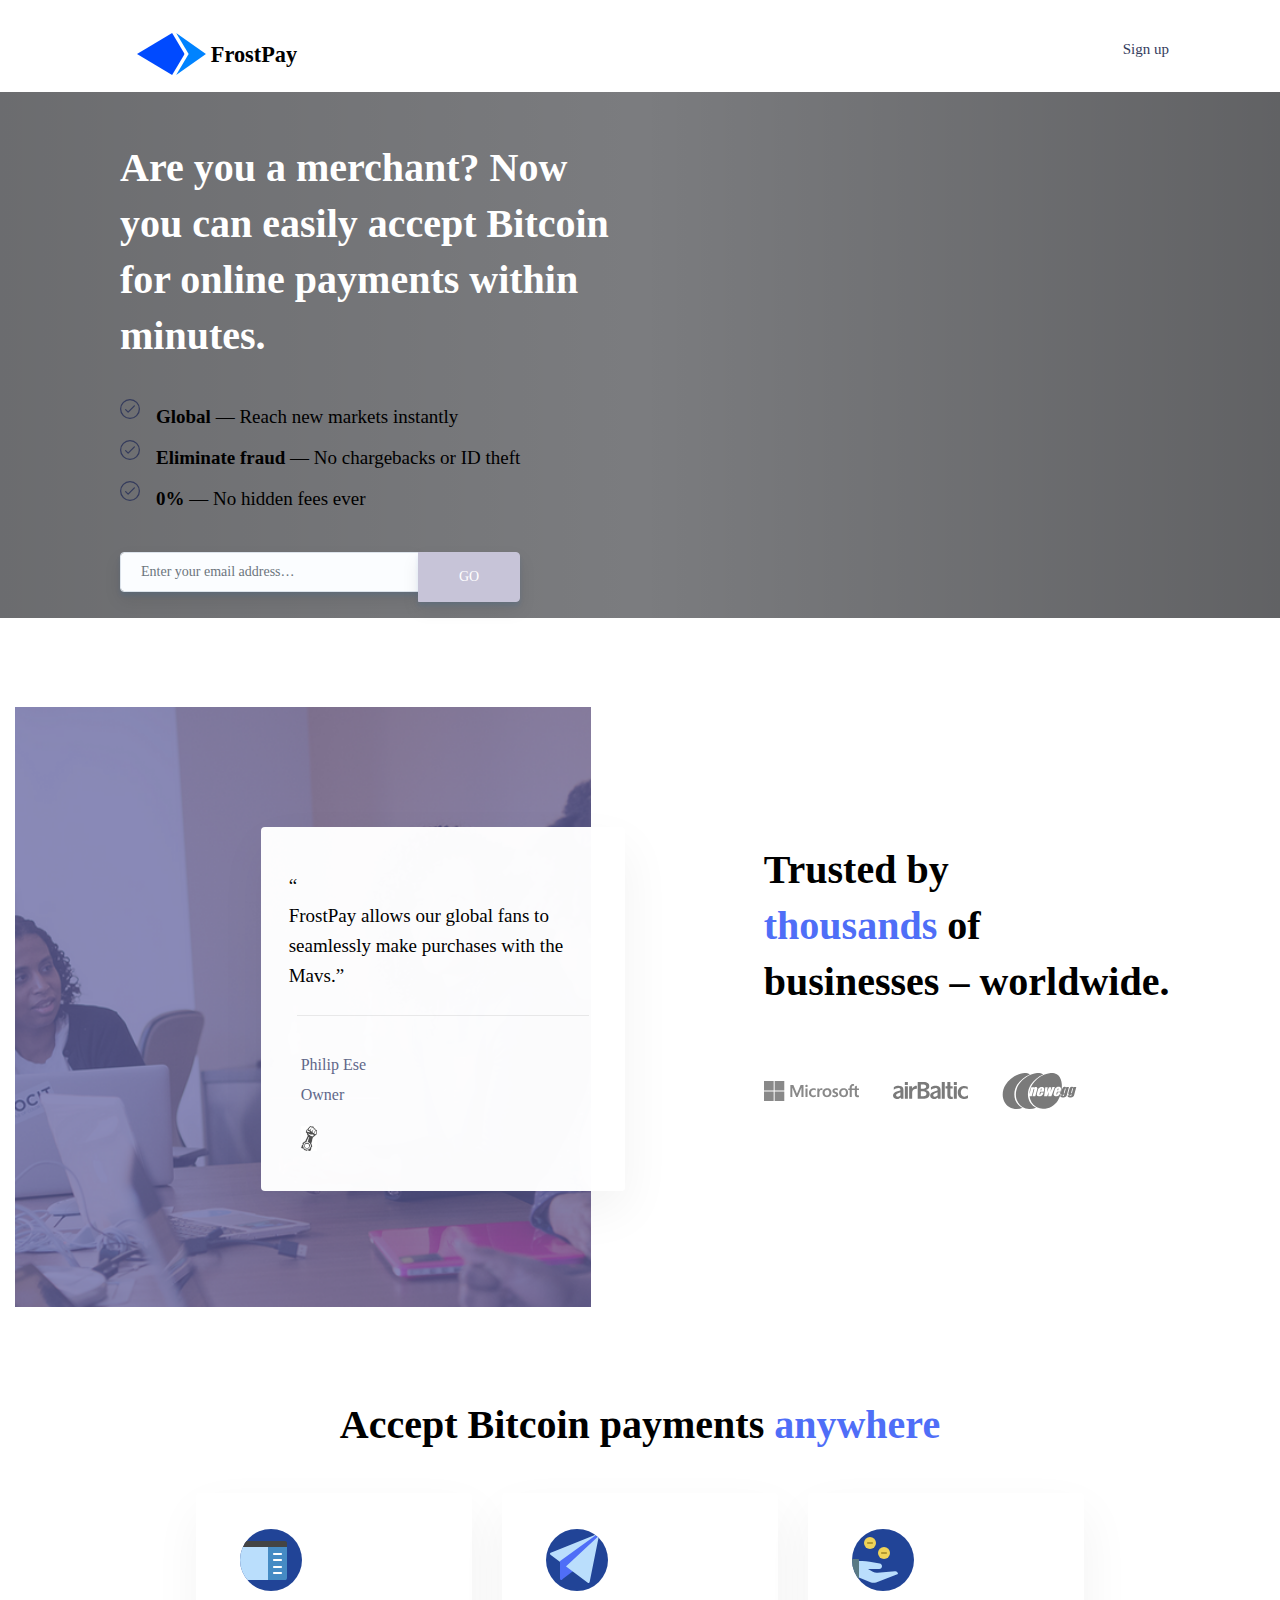
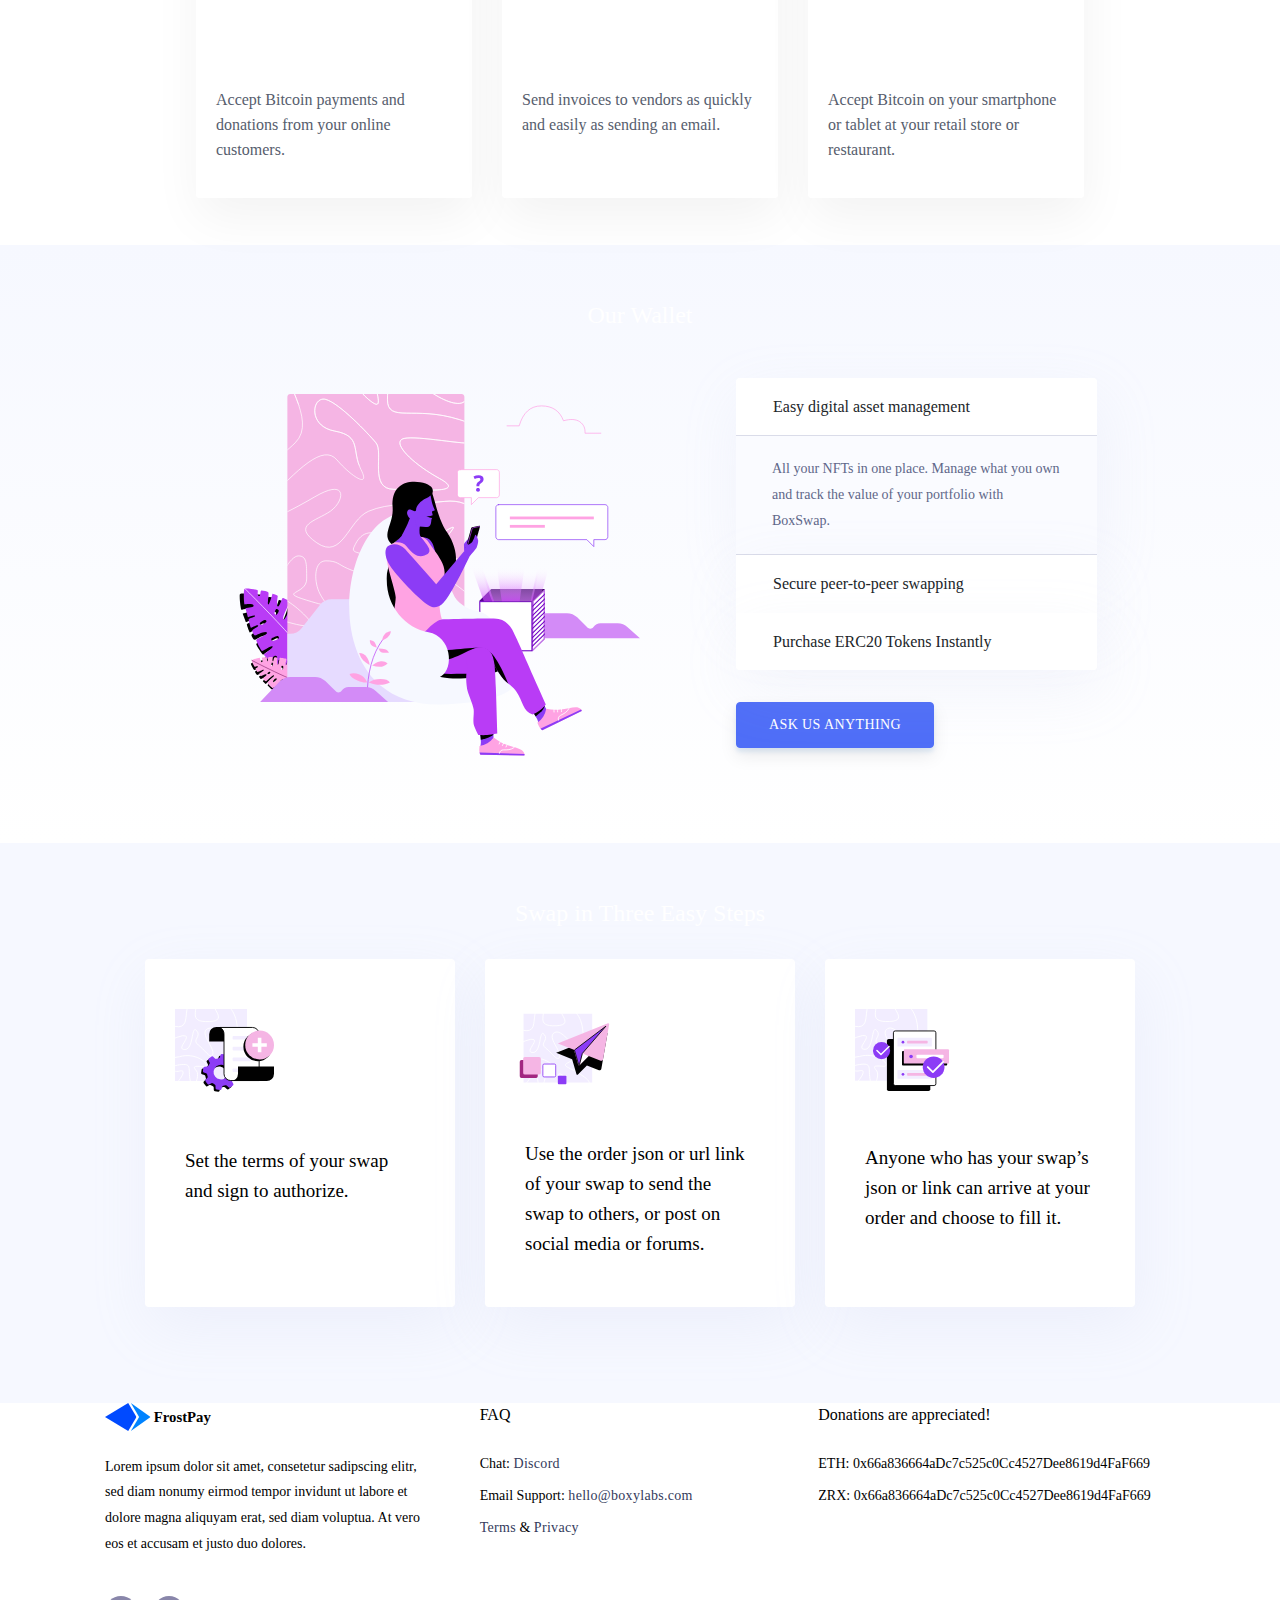
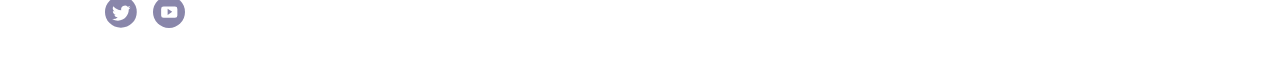
<file: index - Copy.html>
<html lang="en">

<head>

    
    <meta charset="utf-8">
    
    <meta name="viewport" content="width=device-width,initial-scale=1,shrink-to-fit=no">
    
    <meta name="theme-color" content="#000000">
    
    <link rel="shortcut icon" href="/favicon.ico">
    
    <title>FrostPay</title>
    
    <link href="static/css/bootstrap.css" rel="stylesheet">
    
    <link href="static/css/style.css" rel="stylesheet">

</head>

<body data-gr-c-s-loaded="true" cz-shortcut-listen="true">

    
    <div id="root">
    
        <nav class="navbar navbar-expand-lg navbar-light justify-content-start">
    
            <div class="container">
    
                <div class="navbar-brand">
    
                    <div>
                        
                        <img src="static/media/frostpaylogo.svg" class="logo-name" alt="">
                    
                        <img src="static/media/frostpaylogo.svg" class="logo" alt="">
                    
                    </div>
    
                </div>
    
                <div class="d-flex flex-fill justify-content-end" id="main-nav">
                    <span class="nav-item"><a href="#" class="nav-link">Sign up</a></span></div>
    
            </div>
    
        </nav>
    
    
        <div class="Landing">
           
            <header class="App-header"></header>
           
            <div class="outercontainer">
                
                <!-- <img src="static/media/circle-leaves.bf88099e.svg" class="circle-leaves " alt=""> -->
           
                <div class="container">
           
                    <div class="row mt-5">
           
                        <div class="col-12 col-md-6 pt-5">
           
                            <h3 class="HeavyFont">Are you a merchant? Now you can easily accept 
                                Bitcoin for online payments within minutes.
                            </h3>
                            
                            <div class="text__lead text__lead--light mt-5">
                               
                                <div class="checkmark-list">
                               
                                    <div class="checkmark-list__bullet">
                               
                                        <img alt="Checkmark" src="static/media/check.svg" class="asset--checkmark"> 
                                        
                                        <p style="margin-bottom: 3px; margin-top: 3px"><strong>Global</strong>
                                         — Reach new markets instantly
                                        </p>
                                    
                                    </div> 
                                    
                                    <div class="checkmark-list__bullet">
                                        
                                        <img alt="Checkmark" src="static/media/check.svg" class="asset--checkmark"> 
                                        <p style="margin-bottom: 3px; margin-top: 3px"><strong>Eliminate fraud</strong> 
                                            <span class="d-none d-sm-inline">— No chargebacks or ID theft </span>
                                             <span class="d-sm-none"> — No chargebacks</span>
                                
                                        </p>
                                    
                                    </div> 
                                    
                                    <div class="checkmark-list__bullet">
                                        
                                        <img alt="Checkmark" src="static/media/check.svg" class="asset--checkmark"> 
                                        
                                        <p style="margin-bottom: 3px; margin-top: 3px"><strong>0%</strong>
                                         — No hidden fees ever
                                        </p>
                                    </div>
                                
                                </div>
                            
                            </div>
                            
                            
                            <!-- <p class="mt-5">Signup</p> -->
                            
                            
                            <form class="mt-5">
                                
                                <div class="input-group mt-3 custom-inputfull">
                                 
                                    <input type="text" class="form-control custom-input" placeholder="Enter your email address…" aria-label="Enter your email address…" style="height: 40px;">
                                    
                                    <div class="input-group-append">
                                    
                                        <button class="btn btn-info text-uppercase " type="button" style="width: 102px;">GO</button>
                                    
                                    </div>
                                
                                </div>
                            
                            </form>
                            
                            <!-- <p class="mt-3">Manage your digital assets or create a new swap with custom terms</p>
                            <a href="/wallet">
                                <button class="btn bigger-btn btn-accent mb-5 text-uppercase landing-btn" type="button">WALLET</button>
                            </a>
                            <a href="/swap">
                                <button class="btn bigger-btn btn-primary mb-5 text-uppercase landing-btn" type="button">QUICK SWAP</button>
                            </a> -->
                        </div>
                       
                        <div class="col-12 col-md-6 coin-animation">
                       
                            <div class="pl-5">
                                <!-- <img src="static/media/circle-animated.5926fac6.svg" class="circle-animated" alt=""> -->
                            </div>

                        </div>


                    </div>
                </div>
            </div>


            <section class="business--testimonial">
                    <div class="container-fluid">
                        <div class="row">
                            <div class="mr-5 d-none d-lg-block d-xl-block testimonial--background col-lg-6 col-xl-6">
                                <div class="position-relative stagger--testimonial">
                                    <div class="card bp-card bp-card--large">
                                        <!---->
                                        <!---->
                                        <div class="card-body">
                                            <!---->
                                            <!---->
                                            <p class="card-text mt-xl-2 pt-xl-4 pl-xl-4 pr-xl-4 pt-lg-3 pl-lg-2 pr-lg-2"><span class="card-text--quotation">“</span>
                                                <br class="card-text--break"> FrostPay allows our global fans to seamlessly make purchases with the Mavs.”
                                            </p>
                                            <div class="bp-card--divider mt-0 mb-0 mt-sm-4 mb-sm-4"></div>
                                            <div class="card-body d-inline-flex w-100 justify-content-between bp-card--body">
                                                <!---->
                                                <!---->
                                                <div class="d-inline-flex">
                                                    <div class="bp-card--title ml-xl-1 ml-lg-0"><span class="bp-card--title--name">Philip Ese</span>
                                                        <br> <span class="bp-card--title--position">Owner</span>
                                                        <br> <img alt="Partner Logo" src="static/media/50aec49.svg" height="25" class="mt-3"></div>
                                                </div>
                                                
                                            </div>
                                        </div>
                                        <!---->
                                        <!---->
                                    </div>
                                </div>
                            </div>
                            <div class="ml-xl-5 ml-lg-3 ml-0 mt-xl-0 mt-lg-0 mt-5 col">
                                <div class="testimonial-info">
                                    <h1 class="text__heading-2 constrain--testimonial-header d-none d-sm-block">
                          Trusted by <br> <span class="color__blue">thousands</span> of <br> businesses – worldwide.
                        </h1>
                                    <h1 class="text__heading-2 constrain--testimonial-header d-block d-sm-none">
                          Trusted by <span class="color__blue">thousands</span> <br> of businesses – worldwide.
                        </h1>
                                    
                                    <div class="brands-box mt-xl-5 mt-lg-5 mt-4">
                                        <div class="brands-box--inline"><img alt="Microsoft Logo" width="95" src="static/media/667af1f.svg" class="brands-box--brand cursor--pointer">
                                             <img alt="Airbaltic Logo" width="75" src="static/media/873b5a4.svg" class="brands-box--brand cursor--pointer"> 
                                             <img alt="Newegg Logo" width="75" src="static/media/787a248.svg" class="brands-box--brand cursor--pointer brands-box--brand--newegg-logo">
                                            
                                            </div>
                                        <!-- <div class="brands-box--inline"><img alt="Neteller Logo" width="105" src="/_nuxt/img/a1aa0ee.svg" class="brands-box--brand"> <img alt="Fancy.com" width="80" src="/_nuxt/img/23def47.svg" class="brands-box--brand"> <img alt="Shopify Logo" width="95" src="/_nuxt/img/e57c7b1.svg" class="brands-box--brand"></div> -->
                                    </div>
                                </div>
                            </div>
                        </div>
                        
                    </div>
                </section>



                
                <section class="business--deck">
                        <div class="container-fluid">
                            <div class="row mx-auto mt-5">
                                <h2 class="text__heading-2 text-center mx-auto">
                                     Accept Bitcoin payments <span class="text-primary">anywhere</span>
                                </h2>
                            
                            </div>
                            
                            <div class="row">
                            
                                <div class="mx-auto mt-5 card-deck">
                            
                                    <div class="card bp-card bp-card--deck float-up">
                                        <!---->
                                        <!---->
                                        <div class="card-body">
                                            <!---->
                                            <!----><img alt="BitPay Dashboard Icon" src="static/media/8911847.svg" class="bp-card--icon ml-4 mt-3 mb-4">
                                            <h3 class="mb-3 text__heading-3">
                                                On your website
                                            </h3>
                                            <p class="card-text--small">
                                                Accept Bitcoin payments and donations from your online customers.
                                            </p> 
                                        </div>
                                          
                                    </div>


                                    <div class="card bp-card bp-card--deck float-up">
                                        <!---->
                                        <!---->
                                        <div class="card-body">
                                            <img alt="BitPay Card Icon" src="static/media/57c6b1a.svg" class="bp-card--icon ml-4 mt-3 mb-4">
                                            <h3 class="mb-3 text__heading-3">
                                            By email
                                            </h3>
                                    
                                            <p class="card-text--small">
                                                Send invoices to vendors as quickly and easily as sending an email.
                                            </p> 
                                    
                                        </div>

                                    </div>


                                    <div class="card bp-card bp-card--deck float-up">
                                      
                                        <div class="card-body">
                                           
                                            <img alt="BitPay Settlement Icon" src="static/media/8306aba.svg" class="bp-card--icon ml-4 mt-3 mb-4">
                                            
                                            <h3 class="mb-3 text__heading-3">
                                                In person
                                            </h3>
                                            
                                            <p class="card-text--small">
                                                Accept Bitcoin on your smartphone or tablet at your retail store or restaurant.
                                            </p> 

                                        </div>
                                    </div>

                                </div>
                            </div>
                        </div>
                    </section>
            
            
            <div class="Mask pt-5 pb-4 px-3 px-md-5 mt-5">
                
                <div class="text-center pt-2">
                
                    <h4 class="HeavyFont">Our Wallet</h4></div>
                
                    <div class="row mt-md-5 px-sm-5 justify-content-center">
                
                        <div class="col-12 col-md-6">
                
                            <div class="text-center"><img src="static/media/lady-animated.1e077f4c.svg" class="lady-animated img-fluid mt-4 mt-lg-3 mb-5" alt=""></div>
                
                        </div>
                
                        <div class="col-12 col-md-6 pl-lg-4 accordion-container">
                
                            <div class="accordion" id="accordion">
                
                                <div class="card custom-card">
                
                                    <div class="card-header custom-card-header collapsed" data-toggle="collapse" data-target="#collapseOne" aria-controls="collapseOne" aria-expanded="false" id="headingOne">
                
                                        <div class="card-header-title">
                
                                            <table style="width: 100%;">
                
                                                <tbody>
                
                                                    <tr>
                
                                                        <td><span>Easy digital asset management</span></td>
                
                                                        <td width="20px"><i class="fa fa-angle-up rotate-icon" style="float: right;"></i></td>
                
                
                                                    </tr>
                
                                                </tbody>
                
                                            </table>
                
                                        </div>
                
                                    </div>
                
                                    <div id="collapseOne" class="collapse show" aria-labelledby="headingOne" data-parent="#accordionExample" style="max-height: 120px;">
                
                                        <div class="card-x-padding card-body custom-card-body custom-border light-background">All your NFTs in one place. Manage what you own and track the value of your portfolio with BoxSwap.</div>
                
                                    </div>
                
                                </div>
                
                                <div class="card custom-card">
                
                                    <div class="card-header custom-card-header collapsed show" data-toggle="collapse" data-target="#collapseTwo" aria-controls="collapseTwo" aria-expanded="false" id="headingTwo">
                
                                        <div class="card-header-title">
                
                                            <table style="width: 100%;">
                
                                                <tbody>
                
                                                    <tr>
                
                                                        <td><span>Secure peer-to-peer swapping </span></td>
                
                                                        <td width="20px"><i class="fa fa-angle-down" style="float: right;"></i></td>
                
                                                    </tr>
                                            </tbody>
                
                
                                        </table>
                
                                    </div>
                
                                </div>
                
                                <div id="collapseTwo" class="collapse show" aria-labelledby="headingTwo" data-parent="#accordionExample">
                
                                    <div class="card-x-padding card-body custom-card-body custom-border light-background">BoxSwap provides a safe and scam-free way to trade with anyone. Once a swap is executed, we swap the assets of both sides simultaneously.</div>
                
                                </div>
                
                            </div>
                
                            <div class="card custom-card">
                
                                <div class="card-header custom-card-header collapsed" data-toggle="collapse" data-target="#collapseThree" aria-controls="collapseThree" aria-expanded="false" id="headingThree">
                
                                    <div class="card-header-title" style="border-bottom: none;">
                
                                        <table style="width: 100%;">
                
                                            <tbody>
                
                                                <tr>
                
                                                    <td><span>Purchase ERC20 Tokens Instantly</span></td>
                
                                                    <td width="20px"><i class="fa fa-angle-down" style="float: right;"></i></td>
                
                                                </tr>
                
                                            </tbody>
                
                                        </table>
                
                                    </div>
                
                                </div>
                
                                <div id="collapseThree" class="collapse show" aria-labelledby="headingThree" data-parent="#accordionExample">
                
                                    <div class="card-x-padding card-body custom-card-body custom-border light-background">BoxSwap offers instant purchasing of popular ERC20 assets used in our community of NFT traders, this is made possible by 0x Protocol.</div>
                
                                </div>
                
                            </div>
                
                        </div>
                
                        <a class="taglineLink" target="_blank" href="#" rel="noopener noreferrer">
                
                            <button class="btn bigger-btn btn-primary text-uppercase my-5">ASK US ANYTHING</button>
                
                        </a>
                
                    </div>
                
                </div>
            
            </div>




            <div class="Mask2 py-5">
             
                <div class="text-center pt-2">
             
                    <h4>Swap in Three Easy Steps</h4></div>
             
                    <div class="mt-5 mb-sm-4 row px-md-3 justify-content-center">
             
             
                        <div class=" col-12 col-lg-4 col-sm-6 mb-4 d-flex align-items-stretch custom-card-widths">
             
                            <div class="card card-body custom-card custom-card-body">
             
                                <div class="card-img-top SmallIcon">
             
                                    <div>
             
                                        <svg xmlns="http://www.w3.org/2000/svg" id="make-icon" viewBox="0 0 100 85" class="injected-svg" data-src="/static/media/paperplus-animated.c5972d0c.svg" xmlns:xlink="http://www.w3.org/1999/xlink">
             
                                            <title>paperplus-ready</title>
             
                                            <g id="Group-45">
             
                                                <rect id="Rectangle-6" width="72" height="72" fill="#e6dbff" opacity="0.5" style="isolation: isolate"></rect>
             
                                                <path id="Path-5" d="M-14.4,10.8Q9,25.2,10.8,9.9c1.8-15.3,3.6-31.5,9-20.7s-9,24.3,14.4,23.4S27-6.25,45.9-5.4,65.7,34.2,57.6,34.2,40.5,15.3,32.4,19.8,39.6,38.7,37.8,45s-7.34-3.6-14.47-9S27,27.9,21.6,21.6,18.9,40.5,9.9,40.5s4.5-10.8.9-13.5Q7.2,24.3-18,37.8q3.6,15.3,22.5,9.9c18.9-5.4,33.3,10.8,23.4,9.9s-9.9,0-6.3,4.5S18,84.6,15.3,72,18,54,4.5,55.8s-6.3,8.1,0,6.3,3.6,4.5-1.8,10.8q-5.4,6.3-9.9,3.6" fill="none" stroke="#fff" stroke-width="0.9"></path>
             
                                            </g>
             
                                            <g id="gear">
             
                                                <path id="gear-shadow" d="M61.23,64.39l-2.35-.76A1.37,1.37,0,0,1,58,62.54a14.29,14.29,0,0,0-.53-2.16,1.36,1.36,0,0,1,.31-1.4l1.77-1.85a1.31,1.31,0,0,0,.11-1.65l-1-1.35-1-1.35a1.26,1.26,0,0,0-1.6-.36L53.8,53.57a1.37,1.37,0,0,1-1.46-.11,14.32,14.32,0,0,0-1.91-1.15,1.46,1.46,0,0,1-.78-1.21l-.06-2.55a1.29,1.29,0,0,0-1.09-1.23l-1.65-.25-1.65-.25a1.29,1.29,0,0,0-1.4.87L43,50a1.4,1.4,0,0,1-1.12,1,12.5,12.5,0,0,0-2.24.56,1.41,1.41,0,0,1-1.43-.31L36.43,49.5a1.31,1.31,0,0,0-1.65-.11l-1.35,1-1.35,1a1.26,1.26,0,0,0-.36,1.6l1.15,2.24a1.39,1.39,0,0,1-.11,1.43,16.74,16.74,0,0,0-1.15,1.93,1.4,1.4,0,0,1-1.21.79l-2.52.06a1.35,1.35,0,0,0-1.26,1.07l-.25,1.65-.25,1.65a1.29,1.29,0,0,0,.87,1.4l2.41.76a1.37,1.37,0,0,1,.92,1.09,11.93,11.93,0,0,0,.56,2.19,1.36,1.36,0,0,1-.31,1.4L28.83,72.5a1.31,1.31,0,0,0-.11,1.65l1,1.35,1,1.35a1.26,1.26,0,0,0,1.6.36l2.24-1.15a1.38,1.38,0,0,1,1.43.11,16.73,16.73,0,0,0,1.93,1.15,1.4,1.4,0,0,1,.78,1.21L38.78,81a1.29,1.29,0,0,0,1.09,1.23l1.65.25,1.65.25a1.29,1.29,0,0,0,1.4-.87l.76-2.38a1.45,1.45,0,0,1,1.09-1A13.24,13.24,0,0,0,48.51,78a1.35,1.35,0,0,1,1.4.31l1.85,1.77a1.31,1.31,0,0,0,1.65.11l1.35-1,1.35-1a1.26,1.26,0,0,0,.36-1.6L55.32,74.4a1.38,1.38,0,0,1,.11-1.46A14.33,14.33,0,0,0,56.58,71a1.46,1.46,0,0,1,1.21-.79l2.55-.06a1.29,1.29,0,0,0,1.23-1.09l.25-1.65.25-1.65A1.22,1.22,0,0,0,61.23,64.39Zm-9.78,1.37a7.38,7.38,0,1,1-6.36-8.27A7.38,7.38,0,0,1,51.45,65.77Z" fill="#010101"></path>
             
                                                <path id="gear-main" d="M63,62.59l-2.35-.76a1.37,1.37,0,0,1-.92-1.09,14.29,14.29,0,0,0-.53-2.16,1.36,1.36,0,0,1,.31-1.4l1.77-1.85a1.31,1.31,0,0,0,.11-1.65l-1-1.35-1-1.35a1.26,1.26,0,0,0-1.6-.36L55.6,51.77a1.37,1.37,0,0,1-1.46-.11,14.32,14.32,0,0,0-1.91-1.15,1.46,1.46,0,0,1-.78-1.21l-.06-2.55a1.29,1.29,0,0,0-1.09-1.23l-1.65-.25L47,45a1.29,1.29,0,0,0-1.4.87l-.76,2.36a1.4,1.4,0,0,1-1.12,1,12.5,12.5,0,0,0-2.24.56A1.41,1.41,0,0,1,40,49.44L38.23,47.7a1.31,1.31,0,0,0-1.65-.11l-1.35,1-1.35,1a1.26,1.26,0,0,0-.36,1.6l1.15,2.24a1.39,1.39,0,0,1-.11,1.43,16.74,16.74,0,0,0-1.15,1.93,1.4,1.4,0,0,1-1.21.79l-2.52.06a1.35,1.35,0,0,0-1.26,1.07l-.25,1.65L27.91,62a1.29,1.29,0,0,0,.87,1.4l2.41.76a1.37,1.37,0,0,1,.92,1.09,11.93,11.93,0,0,0,.56,2.19,1.36,1.36,0,0,1-.31,1.4L30.63,70.7a1.31,1.31,0,0,0-.11,1.65l1,1.35,1,1.35a1.26,1.26,0,0,0,1.6.36l2.24-1.15a1.38,1.38,0,0,1,1.43.11,16.73,16.73,0,0,0,1.93,1.15,1.4,1.4,0,0,1,.78,1.21l.06,2.52a1.29,1.29,0,0,0,1.09,1.23l1.65.25L45,81a1.29,1.29,0,0,0,1.4-.87l.76-2.38a1.45,1.45,0,0,1,1.09-1,13.24,13.24,0,0,0,2.07-.53,1.35,1.35,0,0,1,1.4.31l1.85,1.77a1.31,1.31,0,0,0,1.65.11l1.35-1,1.35-1a1.26,1.26,0,0,0,.36-1.6L57.12,72.6a1.38,1.38,0,0,1,.11-1.46,14.33,14.33,0,0,0,1.15-1.91,1.46,1.46,0,0,1,1.21-.79l2.55-.06a1.29,1.29,0,0,0,1.23-1.09l.25-1.65L63.87,64A1.22,1.22,0,0,0,63,62.59ZM53.25,64a7.38,7.38,0,1,1-6.36-8.27A7.38,7.38,0,0,1,53.25,64Z" fill="#8c3cf6"></path>
             
                                            </g>
             
                                            <g id="paper-sheet">
             
                                                <path id="Combined-Shape-Copy-6" d="M70.2,32.4h-36V25.2A7.2,7.2,0,0,1,41.4,18h36a7.2,7.2,0,0,0-7.2,7.2Z" fill="#010101"></path>
             
                                                <g id="Group-44">
             
                                                    <path id="Combined-Shape" d="M84.15,71.55V25.2a6.75,6.75,0,0,0-6.75-6.75H45a7.65,7.65,0,0,1,4,6.75V64.8a6.75,6.75,0,0,0,6.75,6.75Z" fill="#fff" stroke="#010101" stroke-width="0.9"></path>
             
                                                    <rect id="Rectangle-26" x="57.6" y="27" width="18" height="3.6" rx="0.9" ry="0.9" fill="#f2edff"></rect>
             
                                                    <rect id="Rectangle-26-Copy" x="57.6" y="37.8" width="18" height="3.6" rx="0.9" ry="0.9" fill="#f2edff"></rect>
             
                                                    <rect id="Rectangle-26-Copy-2" x="57.6" y="48.6" width="18" height="3.6" rx="0.9" ry="0.9" fill="#f2edff"></rect>
             
                                                    <rect id="Rectangle-26-Copy-3" x="57.6" y="59.4" width="18" height="3.6" rx="0.9" ry="0.9" fill="#f2edff" opacity="0.9" style="isolation: isolate"></rect>
             
                                                </g>
             
                                                <path id="Combined-Shape-2" data-name="Combined-Shape" d="M63,57.6H99v7.2A7.2,7.2,0,0,1,91.8,72h-36A7.2,7.2,0,0,0,63,64.8Z" fill="#010101"></path>
             
                                            </g>
             
                                            <g id="add-circle">
             
                                                <circle id="Oval-7" cx="82.8" cy="37.8" r="14.4" fill="#010101"></circle>
             
                                                <circle id="Oval-7-2" data-name="Oval-7" cx="84.6" cy="36" r="14.4" fill="#f5b5e4"></circle>
             
                                                <path id="Combined-Shape-3" data-name="Combined-Shape" d="M86.4,34.2h5.4v3.6H86.4v5.4H82.8V37.8H77.4V34.2h5.4V28.8h3.6Z" fill="#fff"></path>
             
                                            </g>

                                            
                                        <style>
                                            #add-circle {
                                                -webkit-animation: hover-plus 1.7s cubic-bezier(.42, 0, .58, 1) both infinite alternate;
                                                animation: hover-plus 1.7s cubic-bezier(.42, 0, .58, 1) both infinite alternate;
                                            }
                                            
                                            #gear {
                                                -webkit-animation: hover-gear 1.7s cubic-bezier(.5, 0, .5, 1) both infinite alternate;
                                                animation: hover-gear 1.7s cubic-bezier(.5, 0, .5, 1) both infinite alternate;
                                            }
                                            
                                            #paper-sheet {
                                                -webkit-animation: hover-paper 1.5s cubic-bezier(.42, 0, .58, 1) both infinite alternate;
                                                animation: hover-paper 1.5s cubic-bezier(.42, 0, .58, 1) both infinite alternate;
                                            }
                                            
                                            #gear-main {
                                                -webkit-transform-origin: 45.8953px 63px 0px;
                                                -ms-transform-origin: 45.8953px 63px 0px;
                                                transform-origin: 45.8953px 63px 0px;
                                            }
                                            
                                            #gear-shadow {
                                                -webkit-transform-origin: 44.0976px 64.775px 0px;
                                                -ms-transform-origin: 44.0976px 64.775px 0px;
                                                transform-origin: 44.0976px 64.775px 0px;
                                            }
                                            
                                            #gear-main,
                                            #gear-shadow {
                                                -webkit-animation: rotate-gear 3.5s linear both infinite;
                                                animation: rotate-gear 3.5s linear both infinite;
                                            }
                                            
                                            @-webkit-keyframes hover-plus {
                                                from {
                                                    -webkit-transform: translateY(-5px);
                                                    transform: translateY(-5px);
                                                }
                                                to {
                                                    -webkit-transform: translateY(5px);
                                                    transform: translateY(5px);
                                                }
                                            }
                                            
                                            @keyframes hover-plus {
                                                from {
                                                    -webkit-transform: translateY(-5px);
                                                    transform: translateY(-5px);
                                                }
                                                to {
                                                    -webkit-transform: translateY(5px);
                                                    transform: translateY(5px);
                                                }
                                            }
                                            
                                            @-webkit-keyframes hover-gear {
                                                from {
                                                    -webkit-transform: translateY(2px);
                                                    transform: translateY(2px);
                                                }
                                                to {
                                                    -webkit-transform: translateY(-7px);
                                                    transform: translateY(-7px);
                                                }
                                            }
                                            
                                            @keyframes hover-gear {
                                                from {
                                                    -webkit-transform: translateY(2px);
                                                    transform: translateY(2px);
                                                }
                                                to {
                                                    -webkit-transform: translateY(-7px);
                                                    transform: translateY(-7px);
                                                }
                                            }
                                            
                                            @-webkit-keyframes hover-paper {
                                                from {
                                                    -webkit-transform: translateY(2px);
                                                    transform: translateY(2px);
                                                }
                                                to {
                                                    -webkit-transform: translateY(-2px);
                                                    transform: translateY(-2px);
                                                }
                                            }
                                            
                                            @keyframes hover-paper {
                                                from {
                                                    -webkit-transform: translateY(2px);
                                                    transform: translateY(2px);
                                                }
                                                to {
                                                    -webkit-transform: translateY(-2px);
                                                    transform: translateY(-2px);
                                                }
                                            }
                                            
                                            @-webkit-keyframes rotate-gear {
                                                to {
                                                    -webkit-transform: rotate(360deg);
                                                    transform: rotate(360deg);
                                                }
                                            }
                                            
                                            @keyframes rotate-gear {
                                                to {
                                                    -webkit-transform: rotate(360deg);
                                                    transform: rotate(360deg);
                                                }
                                            }
                                        </style>
                                    </svg>
                                </div>
                            </div>
                            <div class="card-body custom-card-body">
                                <h5 class="card-title">Make</h5>
                                <p class="card-text mb-2">Set the terms of your swap and sign to authorize.</p>
                            </div>
                        </div>
                    </div>
                    <div class="col-12 col-lg-4 col-sm-6  mb-4 d-flex align-items-stretch custom-card-widths">
                        <div class="card card-body custom-card custom-card-body">
                            <div class="card-img-top SmallIcon">
                                <div>
                                    <svg xmlns="http://www.w3.org/2000/svg" id="plane-icon" viewBox="0 0 105 82" class="injected-svg" data-src="static/media/plane-animated.8d3f0e64.svg" xmlns:xlink="http://www.w3.org/1999/xlink">
                                        <title>plane-ready</title>
                                        <g id="Group-45">
                                            <rect id="Rectangle-6" x="9" y="5" width="72" height="72.2" fill="#e6dbff" opacity="0.5" style="isolation: isolate"></rect>
                                            <path id="Path-5" d="M-5.4,15.83q23.4,14.44,25.2-.9c1.8-15.34,3.6-31.59,9-20.76s-9,24.37,14.4,23.46S36-1.27,54.9-.41,74.7,39.29,66.6,39.29s-17.1-19-25.2-14.44,7.2,19,5.4,25.27-7.34-3.61-14.47-9S36,33,30.6,26.66s-2.7,19-11.7,19,4.5-10.83.9-13.54Q16.2,29.37-9,42.9q3.6,15.34,22.5,9.93c18.9-5.41,33.3,10.83,23.4,9.93s-9.9,0-6.3,4.51S27,89.83,24.3,77.2,27,59.15,13.5,61s-6.3,8.12,0,6.32,3.6,4.51-1.8,10.83q-5.4,6.32-9.9,3.61-29.7,9,7.2,8.12c36.9-.9,45-4.51,40.5-12.63s-5.4-10.83,0-8.12S43.2,81.71,63.9,81.71s16.2-6.32,2.7-14.44S46.8,60,61.2,53.73,90,57.34,91.8,42.9a154.6,154.6,0,0,0,0-33.39" fill="none" stroke="#fff" stroke-width="0.9"></path>
                                            <path id="Rectangle-21-Copy-2" d="M6.8,53.54H22.1a1.8,1.8,0,0,1,1.8,1.8V70.69a1.8,1.8,0,0,1-1.8,1.8H6.8A1.8,1.8,0,0,1,5,70.69V55.34A1.8,1.8,0,0,1,6.8,53.54Z" fill="#a22681"></path>
                                            <rect id="Rectangle-21-Copy-3" x="8.6" y="50.32" width="18.5" height="18.56" rx="1.8" ry="1.8" fill="#f5b5e4"></rect>
                                            <path id="Rectangle-21" d="M30.6,57.79a1.35,1.35,0,0,0-1.35,1.35V70a1.35,1.35,0,0,0,1.35,1.35H41.4A1.35,1.35,0,0,0,42.75,70V59.14a1.35,1.35,0,0,0-1.35-1.35Z" fill="#fff" stroke="#8c3cf6" stroke-width="0.9"></path>
                                            <rect id="Rectangle-21-Copy-4" x="45" y="69.98" width="9" height="9.02" rx="0.9" ry="0.9" fill="#8c3cf6"></rect>
                                        </g>
                                        <g id="plane">
                                            <path id="Shape" d="M96.68,25a.87.87,0,0,0-.84-.09L48.78,43.75,43.2,46,60,52.8h0L64.57,68.4a.93.93,0,0,0,.66.64.94.94,0,0,0,.89-.24l9.39-9.51,12.67,4.93a1.85,1.85,0,0,0,1.6-.1,1.82,1.82,0,0,0,.91-1.31L97.08,26A.9.9,0,0,0,96.68,25ZM69.39,56.82l0-.06h0Z" fill="#010101"></path>
                                            <path id="Shape-2" data-name="Shape" d="M98.48,15.1a.87.87,0,0,0-.84-.09L50.58,33.82,45,36.12l16.85,6.76h0l4.51,15.59a.93.93,0,0,0,.66.64.94.94,0,0,0,.89-.24l9.39-9.51L90,54.29a1.85,1.85,0,0,0,1.6-.1,1.82,1.82,0,0,0,.91-1.31l6.39-36.82A.9.9,0,0,0,98.48,15.1ZM71.19,46.89l0-.06h0Z" fill="#f5b5e4"></path>
                                            <path id="Shape-3" data-name="Shape" d="M77.31,49.36l-9.39,9.51a1,1,0,0,0,.23-.41l3-11.63,4.06,1.68,1.8.75Z" fill="#fff"></path>
                                            <path id="Shape-4" data-name="Shape" d="M95.43,18.07l-33,25L66.8,58.34a.48.48,0,0,0,.79.21.55.55,0,0,0,.13-.22l3-11.63.09-.18Z" fill="#8c3cf6" stroke="#010101" stroke-width="0.9"></path>
                                        </g>

                                        <style>
                                            #plane {
                                                -webkit-transform-origin: 71.0598px 42.0051px 0px;
                                                -ms-transform-origin: 71.0598px 42.0051px 0px;
                                                transform-origin: 71.0598px 42.0051px 0px;
                                                -webkit-animation: fly-out 2.5s both infinite;
                                                animation: fly-out 2.5s both infinite;
                                            }
                                            
                                            @-webkit-keyframes fly-out {
                                                0% {
                                                    -webkit-transform: none;
                                                    transform: none;
                                                    opacity: 1;
                                                }
                                                30% {
                                                    -webkit-transform: translate(55px, -55px) scale(.1);
                                                    transform: translate(55px, -55px) scale(.1);
                                                    opacity: 0;
                                                }
                                                31% {
                                                    -webkit-transform: translate(-100px, 100px) scale(.5);
                                                    transform: translate(-100px, 100px) scale(.5);
                                                    opacity: 0;
                                                }
                                                35.6% {
                                                    -webkit-transform: translate(3px, -3px) scale(1);
                                                    transform: translate(3px, -3px) scale(1);
                                                    opacity: 1;
                                                }
                                                43.2% {
                                                    -webkit-transform: translate(-1px, 1px) scale(1);
                                                    transform: translate(-1px, 1px) scale(1);
                                                    opacity: 1;
                                                }
                                                50.8% {
                                                    -webkit-transform: translate(.5px, -.5px) scale(1);
                                                    transform: translate(.5px, -.5px) scale(1);
                                                    opacity: 1;
                                                }
                                                58.4% {
                                                    -webkit-transform: translate(0px, 0px) scale(1);
                                                    transform: translate(0px, 0px) scale(1);
                                                    opacity: 1;
                                                }
                                            }
                                            
                                            @keyframes fly-out {
                                                0% {
                                                    -webkit-transform: none;
                                                    transform: none;
                                                    opacity: 1;
                                                }
                                                30% {
                                                    -webkit-transform: translate(55px, -55px) scale(.1);
                                                    transform: translate(55px, -55px) scale(.1);
                                                    opacity: 0;
                                                }
                                                31% {
                                                    -webkit-transform: translate(-100px, 100px) scale(.5);
                                                    transform: translate(-100px, 100px) scale(.5);
                                                    opacity: 0;
                                                }
                                                35.6% {
                                                    -webkit-transform: translate(3px, -3px) scale(1);
                                                    transform: translate(3px, -3px) scale(1);
                                                    opacity: 1;
                                                }
                                                43.2% {
                                                    -webkit-transform: translate(-1px, 1px) scale(1);
                                                    transform: translate(-1px, 1px) scale(1);
                                                    opacity: 1;
                                                }
                                                50.8% {
                                                    -webkit-transform: translate(.5px, -.5px) scale(1);
                                                    transform: translate(.5px, -.5px) scale(1);
                                                    opacity: 1;
                                                }
                                                58.4% {
                                                    -webkit-transform: translate(0px, 0px) scale(1);
                                                    transform: translate(0px, 0px) scale(1);
                                                    opacity: 1;
                                                }
                                            }
                                        </style>
                                    </svg>
                                </div>
                            </div>
                            <div class="card-body custom-card-body">
                                <h5 class="card-title">Send</h5>
                                <p class="card-text mb-2">Use the order json or url link of your swap to send the swap to others, or post on social media or forums.</p>
                            </div>
                        </div>
                    </div>
                    <div class="col-12 col-lg-4 col-sm-6  mb-4 d-flex align-items-stretch custom-card-widths">
                        <div class="card card-body custom-card custom-card-body">
                            <div class="card-img-top SmallIcon">
                                <div>
                                    <svg xmlns="http://www.w3.org/2000/svg" id="checks-icon" viewBox="0 0 100 82" class="injected-svg" data-src="static/media/checks-animated.976fc46a.svg" xmlns:xlink="http://www.w3.org/1999/xlink">
                                        <title>checks-ready</title>
                                        <g id="background">
                                            <rect id="Rectangle-6" width="72.31" height="71.63" fill="#e6dbff" opacity="0.5" style="isolation: isolate"></rect>
                                            <path id="Path-5" d="M-14.46,10.74Q9,25.07,10.85,9.85c1.81-15.22,3.62-31.34,9-20.59s-9,24.17,14.46,23.28S27.12-6.22,46.1-5.37,66,34,57.85,34,40.67,15.22,32.54,19.7,39.77,38.5,38,44.77s-7.37-3.58-14.53-9,3.69-8.06-1.74-14.33S19,40.29,9.94,40.29s4.52-10.74.9-13.43Q7.23,24.17-18.08,37.6q3.62,15.22,22.6,9.85C23.5,42.08,38,58.2,28,57.3s-9.94,0-6.33,4.48-3.62,22.38-6.33,9.85S18.08,53.72,4.52,55.51s-6.33,8.06,0,6.27,3.62,4.48-1.81,10.74q-5.42,6.27-9.94,3.58,38,42.08,49.71,19.7C54.23,73.42,28,61.78,49.71,60S66.88,83.27,76.83,76.1s13.56-17,0-20.59S46.1,52.83,49.71,47.45s24.4,0,24.4-20.59q0-20.59,28-7.16" fill="none" stroke="#fff" stroke-width="0.9"></path>
                                        </g>
                                        <g id="paper-list">
                                            <rect id="Rectangle-22" x="31.92" y="30.02" width="43.38" height="51.93" rx="1.8" ry="1.8" fill="#010101"></rect>
                                            <rect id="Rectangle-22-2" data-name="Rectangle-22" x="38.41" y="21.94" width="42.48" height="54.61" rx="1.8" ry="1.8" fill="#fff" stroke="#010101" stroke-width="0.9"></rect>
                                            <g id="tab-1">
                                                <path id="Rectangle-23" d="M43.16,28.65h33a.67.67,0,0,1,.67.67v7.6a.68.68,0,0,1-.68.68h-33a.67.67,0,0,1-.67-.67v-7.6A.67.67,0,0,1,43.16,28.65Z" fill="#f2edff"></path>
                                                <ellipse id="Oval-8" cx="47.98" cy="33.13" rx="1.37" ry="1.34" fill="#8c3cf6"></ellipse>
                                                <path id="Rectangle-24" d="M52.77,31.78H72a.67.67,0,0,1,.67.67V33.8a.67.67,0,0,1-.67.67H52.77a.68.68,0,0,1-.68-.68V32.46A.67.67,0,0,1,52.77,31.78Z" fill="#f5b5e4"></path>
                                            </g>
                                            <g id="tab-3">
                                                <path id="Rectangle-23-2" data-name="Rectangle-23" d="M43.16,60.88h33a.67.67,0,0,1,.67.67v7.6a.68.68,0,0,1-.68.68h-33a.67.67,0,0,1-.67-.67v-7.6A.67.67,0,0,1,43.16,60.88Z" fill="#f2edff"></path>
                                                <ellipse id="Oval-8-2" data-name="Oval-8" cx="47.98" cy="65.36" rx="1.37" ry="1.34" fill="#8c3cf6"></ellipse>
                                                <path id="Rectangle-24-2" data-name="Rectangle-24" d="M52.77,64H72a.67.67,0,0,1,.67.67V66a.67.67,0,0,1-.67.67H52.77A.68.68,0,0,1,52.1,66V64.69A.67.67,0,0,1,52.77,64Z" fill="#f5b5e4"></path>
                                            </g>
                                            <g id="tab-2">
                                                <rect id="Rectangle-23-Copy" x="47" y="42.08" width="45.19" height="14.33" rx="0.9" ry="0.9" fill="#010101"></rect>
                                                <rect id="Rectangle-23-3" data-name="Rectangle-23" x="48.81" y="40.29" width="45.19" height="14.33" rx="0.9" ry="0.9" fill="#f5b5e4"></rect>
                                                <ellipse id="Oval-8-3" data-name="Oval-8" cx="56.04" cy="47.45" rx="1.81" ry="1.79" fill="#8c3cf6"></ellipse>
                                                <rect id="Rectangle-24-3" data-name="Rectangle-24" x="61.46" y="45.66" width="27.12" height="3.58" rx="0.9" ry="0.9" fill="#fff"></rect>
                                            </g>
                                            <g id="check-left">
                                                <ellipse id="Oval-9" cx="26.57" cy="41.63" rx="8.59" ry="8.51" fill="#8c3cf6"></ellipse>
                                                <polyline id="Rectangle-25" points="34.07 37.5 25.98 45.52 21.93 41.51" fill="none" stroke="#fff" stroke-linecap="round" stroke-linejoin="round" stroke-width="1.44"></polyline>
                                            </g>
                                            <g id="check-right">
                                                <ellipse id="Oval-9-2" data-name="Oval-9" cx="78.63" cy="58.2" rx="10.85" ry="10.74" fill="#8c3cf6"></ellipse>
                                                <polyline id="Rectangle-25-2" data-name="Rectangle-25" points="88.11 52.98 77.89 63.11 72.77 58.04" fill="none" stroke="#fff" stroke-linecap="round" stroke-linejoin="round" stroke-width="1.8"></polyline>
                                            </g>
                                        </g>

                                        <style>
                                            #paper-list {
                                                -webkit-animation: hover-list 1.8s cubic-bezier(.5, 0, .5, 1) both infinite alternate;
                                                animation: hover-list 1.8s cubic-bezier(.5, 0, .5, 1) both infinite alternate;
                                            }
                                            
                                            #check-left {
                                                -webkit-transform-origin: 26.57px 41.63px 0px;
                                                -ms-transform-origin: 26.57px 41.63px 0px;
                                                transform-origin: 26.57px 41.63px 0px;
                                                -webkit-animation: check-left 4s ease-in-out both infinite;
                                                animation: check-left 4s ease-in-out both infinite;
                                            }
                                            
                                            #check-right {
                                                -webkit-transform-origin: 78.63px 58.2px 0px;
                                                -ms-transform-origin: 78.63px 58.2px 0px;
                                                transform-origin: 78.63px 58.2px 0px;
                                                -webkit-animation: check-right 4s ease-in-out both infinite;
                                                animation: check-right 4s ease-in-out both infinite;
                                            }
                                            
                                            @-webkit-keyframes hover-list {
                                                from {
                                                    -webkit-transform: translateY(-8px);
                                                    transform: translateY(-8px);
                                                }
                                                to {
                                                    -webkit-transform: translateY(1px);
                                                    transform: translateY(1px);
                                                }
                                            }
                                            
                                            @keyframes hover-list {
                                                from {
                                                    -webkit-transform: translateY(-8px);
                                                    transform: translateY(-8px);
                                                }
                                                to {
                                                    -webkit-transform: translateY(1px);
                                                    transform: translateY(1px);
                                                }
                                            }
                                            
                                            @-webkit-keyframes check-left {
                                                0% {
                                                    -webkit-transform: translateX(-10px) scale(.8);
                                                    transform: translateX(-10px) scale(.8);
                                                    opacity: 0;
                                                }
                                                20% {
                                                    -webkit-transform: translateX(0px) scale(1);
                                                    transform: translateX(0px) scale(1);
                                                    opacity: 1;
                                                }
                                                70% {
                                                    -webkit-transform: translateX(0px) scale(1);
                                                    transform: translateX(0px) scale(1);
                                                    opacity: 1;
                                                }
                                                80% {
                                                    opacity: 0;
                                                }
                                                100% {
                                                    opacity: 0;
                                                }
                                            }
                                            
                                            @keyframes check-left {
                                                0% {
                                                    -webkit-transform: translateX(-10px) scale(.8);
                                                    transform: translateX(-10px) scale(.8);
                                                    opacity: 0;
                                                }
                                                20% {
                                                    -webkit-transform: translateX(0px) scale(1);
                                                    transform: translateX(0px) scale(1);
                                                    opacity: 1;
                                                }
                                                70% {
                                                    -webkit-transform: translateX(0px) scale(1);
                                                    transform: translateX(0px) scale(1);
                                                    opacity: 1;
                                                }
                                                80% {
                                                    opacity: 0;
                                                }
                                                100% {
                                                    opacity: 0;
                                                }
                                            }
                                            
                                            @-webkit-keyframes check-right {
                                                0% {
                                                    -webkit-transform: translateX(10px) scale(.8);
                                                    transform: translateX(10px) scale(.8);
                                                    opacity: 0;
                                                }
                                                15% {
                                                    -webkit-transform: translateX(10px) scale(.8);
                                                    transform: translateX(10px) scale(.8);
                                                    opacity: 0;
                                                }
                                                35% {
                                                    -webkit-transform: translateX(0px) scale(1);
                                                    transform: translateX(0px) scale(1);
                                                    opacity: 1;
                                                }
                                                70% {
                                                    -webkit-transform: translateX(0px) scale(1);
                                                    transform: translateX(0px) scale(1);
                                                    opacity: 1;
                                                }
                                                80% {
                                                    opacity: 0;
                                                }
                                                100% {
                                                    opacity: 0;
                                                }
                                            }
                                            
                                            @keyframes check-right {
                                                0% {
                                                    -webkit-transform: translateX(10px) scale(.8);
                                                    transform: translateX(10px) scale(.8);
                                                    opacity: 0;
                                                }
                                                15% {
                                                    -webkit-transform: translateX(10px) scale(.8);
                                                    transform: translateX(10px) scale(.8);
                                                    opacity: 0;
                                                }
                                                35% {
                                                    -webkit-transform: translateX(0px) scale(1);
                                                    transform: translateX(0px) scale(1);
                                                    opacity: 1;
                                                }
                                                70% {
                                                    -webkit-transform: translateX(0px) scale(1);
                                                    transform: translateX(0px) scale(1);
                                                    opacity: 1;
                                                }
                                                80% {
                                                    opacity: 0;
                                                }
                                                100% {
                                                    opacity: 0;
                                                }
                                            }
                                        </style>
                                    </svg>
                                </div>
                            </div>
                            <div class="card-body custom-card-body">
                                <h5 class="card-title">Fill</h5>
                                <p class="card-text mb-2">Anyone who has your swap’s json or link can arrive at your order and choose to fill it.</p>
                            </div>
                        </div>
                    </div>
                </div>
            </div>
        </div>


        <div class="footer">
            
            <div class="Tagline">
            
                <div class="container tagline">
            
                    <div class="row first-row">
            
                        <div class="tag-first col-12 col-lg-4">
            
                            <div><img src="static/media/frostpaylogo.svg" style="height: 28px;"></div>
            
                            <div class="desc-text">Lorem ipsum dolor sit amet, consetetur sadipscing elitr, sed diam nonumy
                                 eirmod tempor invidunt ut labore et dolore magna aliquyam erat, sed diam voluptua. 
                                 At vero eos et accusam et justo duo dolores.
                            </div>
            
                        </div>
            
            
                        <div class="tag-help col-12 col-lg-4">
            
                            <div>FAQ</div>
            
                            <div class="desc-text">Chat: <a class="taglineLink" target="_blank" href="https://discord.gg/X23u9B7">Discord</a>
            
                                <br>Email Support: <a class="taglineLink" href="mailto:hello@boxylabs.com">hello@boxylabs.com</a>
                                <br><a id="terms" class="taglineLink cursor-pointer" target="_blank" href="/boxswapterms.pdf">Terms</a>&nbsp;&amp;&nbsp;<a id="terms" class="taglineLink cursor-pointer" target="_blank" href="/boxswapprivacy.pdf">Privacy</a></div>
                        </div>
                        <div class="tag-donations col-12 col-lg-4">
                            <div>Donations are appreciated!</div>
                            <div class="desc-text">ETH: 0x66a836664aDc7c525c0Cc4527Dee8619d4FaF669
                                <br>ZRX: 0x66a836664aDc7c525c0Cc4527Dee8619d4FaF669</div>
                        </div>
                    </div>
                    
                    
                    <div class="row second-row">
                    
                       
                        <a class="social-icon" target="_blank" href="#">
                            <div>
                                <div>
                                    <svg xmlns="http://www.w3.org/2000/svg" width="32" height="32" viewBox="0 0 32 32" class="injected-svg" data-src="/static/media/twitter.c282f1a6.svg" xmlns:xlink="http://www.w3.org/1999/xlink">
                                        <g fill="none" fill-rule="nonzero">
                                            <circle cx="15.886" cy="15.886" r="15.886" fill="#8986AA"></circle>
                                            <path fill="#FFF" d="M25.617 11.417a7.576 7.576 0 0 1-2.18.597 3.808 3.808 0 0 0 1.67-2.1 7.602 7.602 0 0 1-2.412.921 3.798 3.798 0 0 0-6.47 3.464 10.78 10.78 0 0 1-7.828-3.968 3.797 3.797 0 0 0 1.175 5.07 3.77 3.77 0 0 1-1.72-.476v.048a3.8 3.8 0 0 0 3.046 3.723 3.784 3.784 0 0 1-1.715.066 3.801 3.801 0 0 0 3.548 2.637 7.619 7.619 0 0 1-5.622 1.572 10.74 10.74 0 0 0 5.82 1.707c6.985 0 10.804-5.786 10.804-10.805 0-.164-.003-.328-.01-.49a7.7 7.7 0 0 0 1.894-1.966z"></path>
                                        </g>
                                    </svg>
                                </div>
                            </div>
                        </a>
                       
                        <a class="social-icon" href="#">
                            <div>
                                <div>
                                    <svg xmlns="http://www.w3.org/2000/svg" width="32" height="32" viewBox="0 0 32 32" class="injected-svg" data-src="static/media/youtube.d1798a9f.svg" xmlns:xlink="http://www.w3.org/1999/xlink">
                                        <g fill="none" fill-rule="nonzero">
                                            <circle cx="15.998" cy="15.998" r="15.998" fill="#8986AA"></circle>
                                            <path fill="#FFF" d="M24.37 12.91a2.427 2.427 0 0 0-2.427-2.428H10.557a2.427 2.427 0 0 0-2.427 2.429v6.51a2.427 2.427 0 0 0 2.427 2.429h11.385a2.427 2.427 0 0 0 2.427-2.428V12.91zm-9.745 6.003v-6.116l4.638 3.058-4.638 3.058z"></path>
                                        </g>
                                    </svg>
                                </div>
                            </div>
                        </a>
                        
                    </div>

                </div>

            </div>

        </div>

    </div>



    <script>
        ! function(l) {
            function e(e) {
                for (var r, t, n = e[0], o = e[1], u = e[2], f = 0, i = []; f < n.length; f++) t = n[f], p[t] && i.push(p[t][0]), p[t] = 0;
                for (r in o) Object.prototype.hasOwnProperty.call(o, r) && (l[r] = o[r]);
                for (s && s(e); i.length;) i.shift()();
                return c.push.apply(c, u || []), a()
            }

            function a() {
                for (var e, r = 0; r < c.length; r++) {
                    for (var t = c[r], n = !0, o = 1; o < t.length; o++) {
                        var u = t[o];
                        0 !== p[u] && (n = !1)
                    }
                    n && (c.splice(r--, 1), e = f(f.s = t[0]))
                }
                return e
            }
            var t = {},
                p = {
                    1: 0
                },
                c = [];

            function f(e) {
                if (t[e]) return t[e].exports;
                var r = t[e] = {
                    i: e,
                    l: !1,
                    exports: {}
                };
                return l[e].call(r.exports, r, r.exports, f), r.l = !0, r.exports
            }
            f.m = l, f.c = t, f.d = function(e, r, t) {
                f.o(e, r) || Object.defineProperty(e, r, {
                    enumerable: !0,
                    get: t
                })
            }, f.r = function(e) {
                "undefined" != typeof Symbol && Symbol.toStringTag && Object.defineProperty(e, Symbol.toStringTag, {
                    value: "Module"
                }), Object.defineProperty(e, "__esModule", {
                    value: !0
                })
            }, f.t = function(r, e) {
                if (1 & e && (r = f(r)), 8 & e) return r;
                if (4 & e && "object" == typeof r && r && r.__esModule) return r;
                var t = Object.create(null);
                if (f.r(t), Object.defineProperty(t, "default", {
                        enumerable: !0,
                        value: r
                    }), 2 & e && "string" != typeof r)
                    for (var n in r) f.d(t, n, function(e) {
                        return r[e]
                    }.bind(null, n));
                return t
            }, f.n = function(e) {
                var r = e && e.__esModule ? function() {
                    return e.default
                } : function() {
                    return e
                };
                return f.d(r, "a", r), r
            }, f.o = function(e, r) {
                return Object.prototype.hasOwnProperty.call(e, r)
            }, f.p = "/";
            var r = window.webpackJsonp = window.webpackJsonp || [],
                n = r.push.bind(r);
            r.push = e, r = r.slice();
            for (var o = 0; o < r.length; o++) e(r[o]);
            var s = n;
            a()
        }([])
    </script>
    <!-- <script src="static/js/2.9afe4aad.chunk.js"></script> -->
    <!-- <script src="static/js/main.fc0158ec.chunk.js"></script> -->
</body>

</html>
</file>
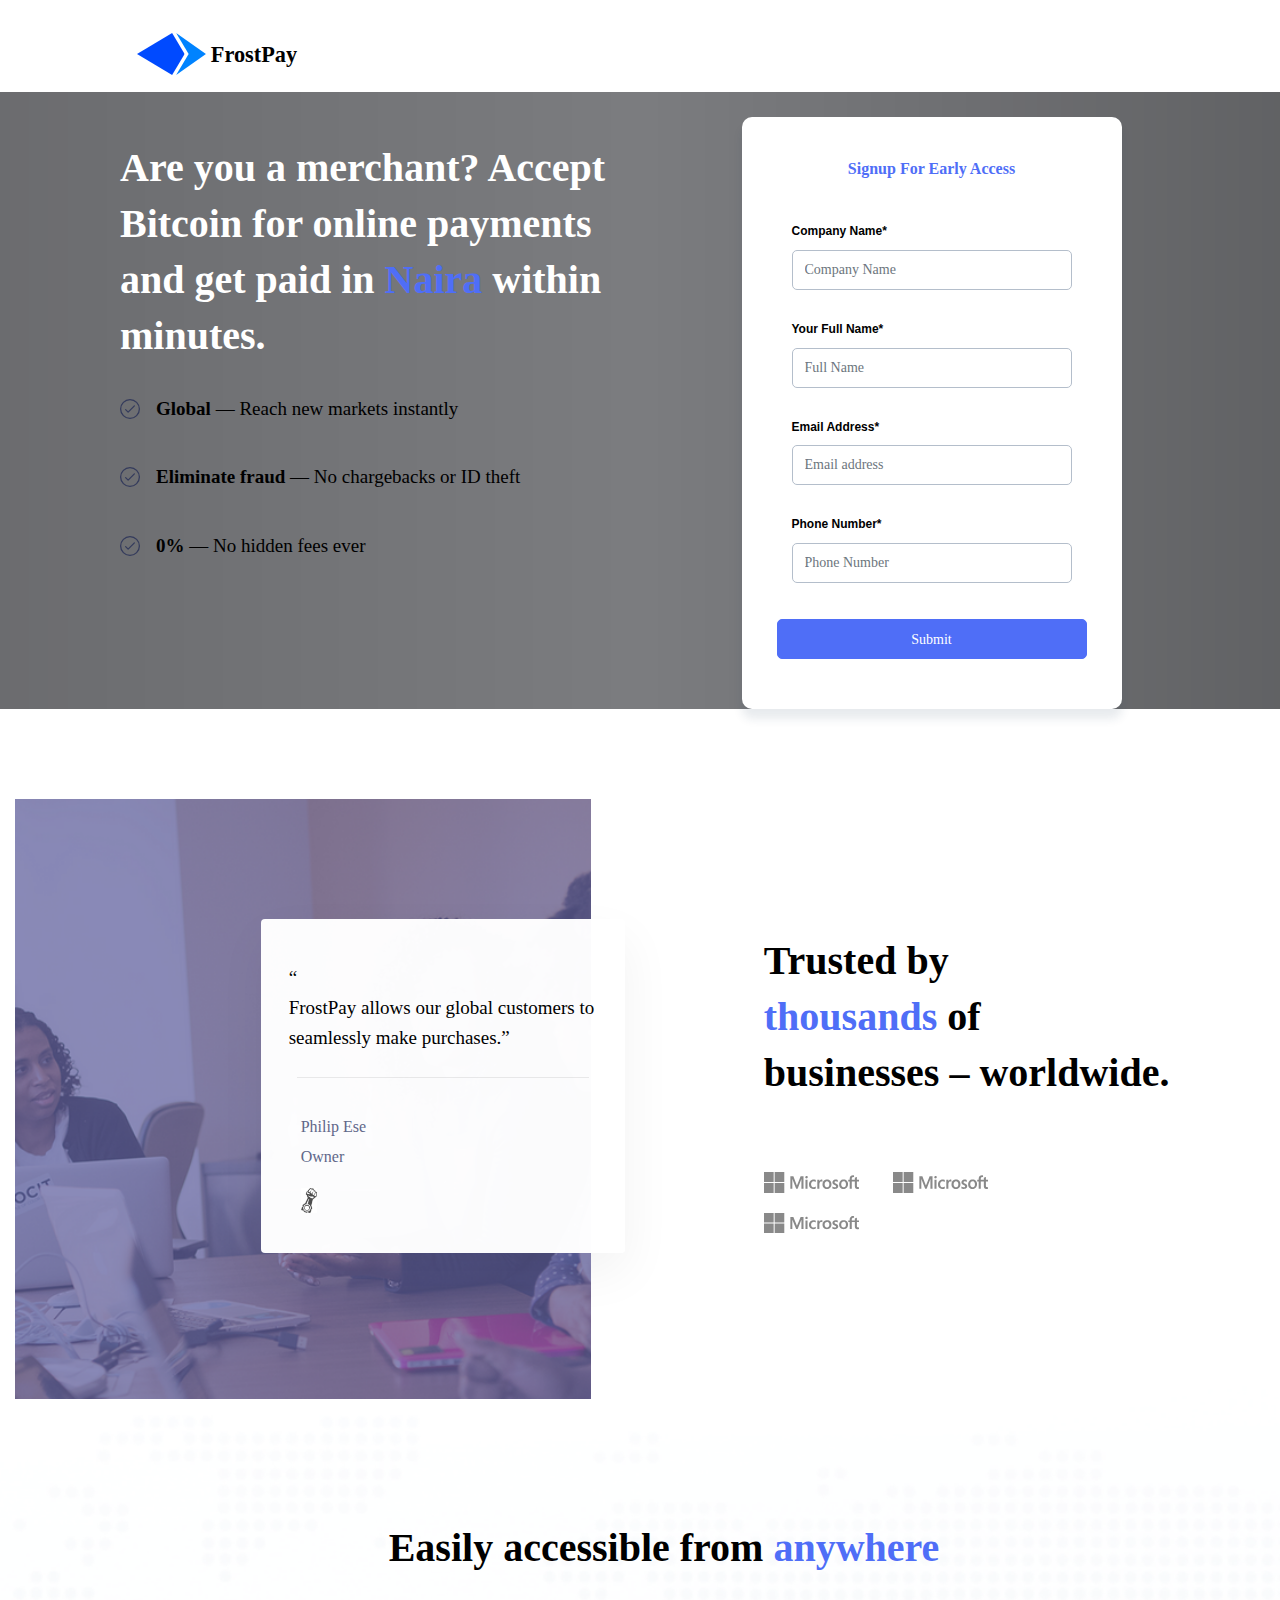
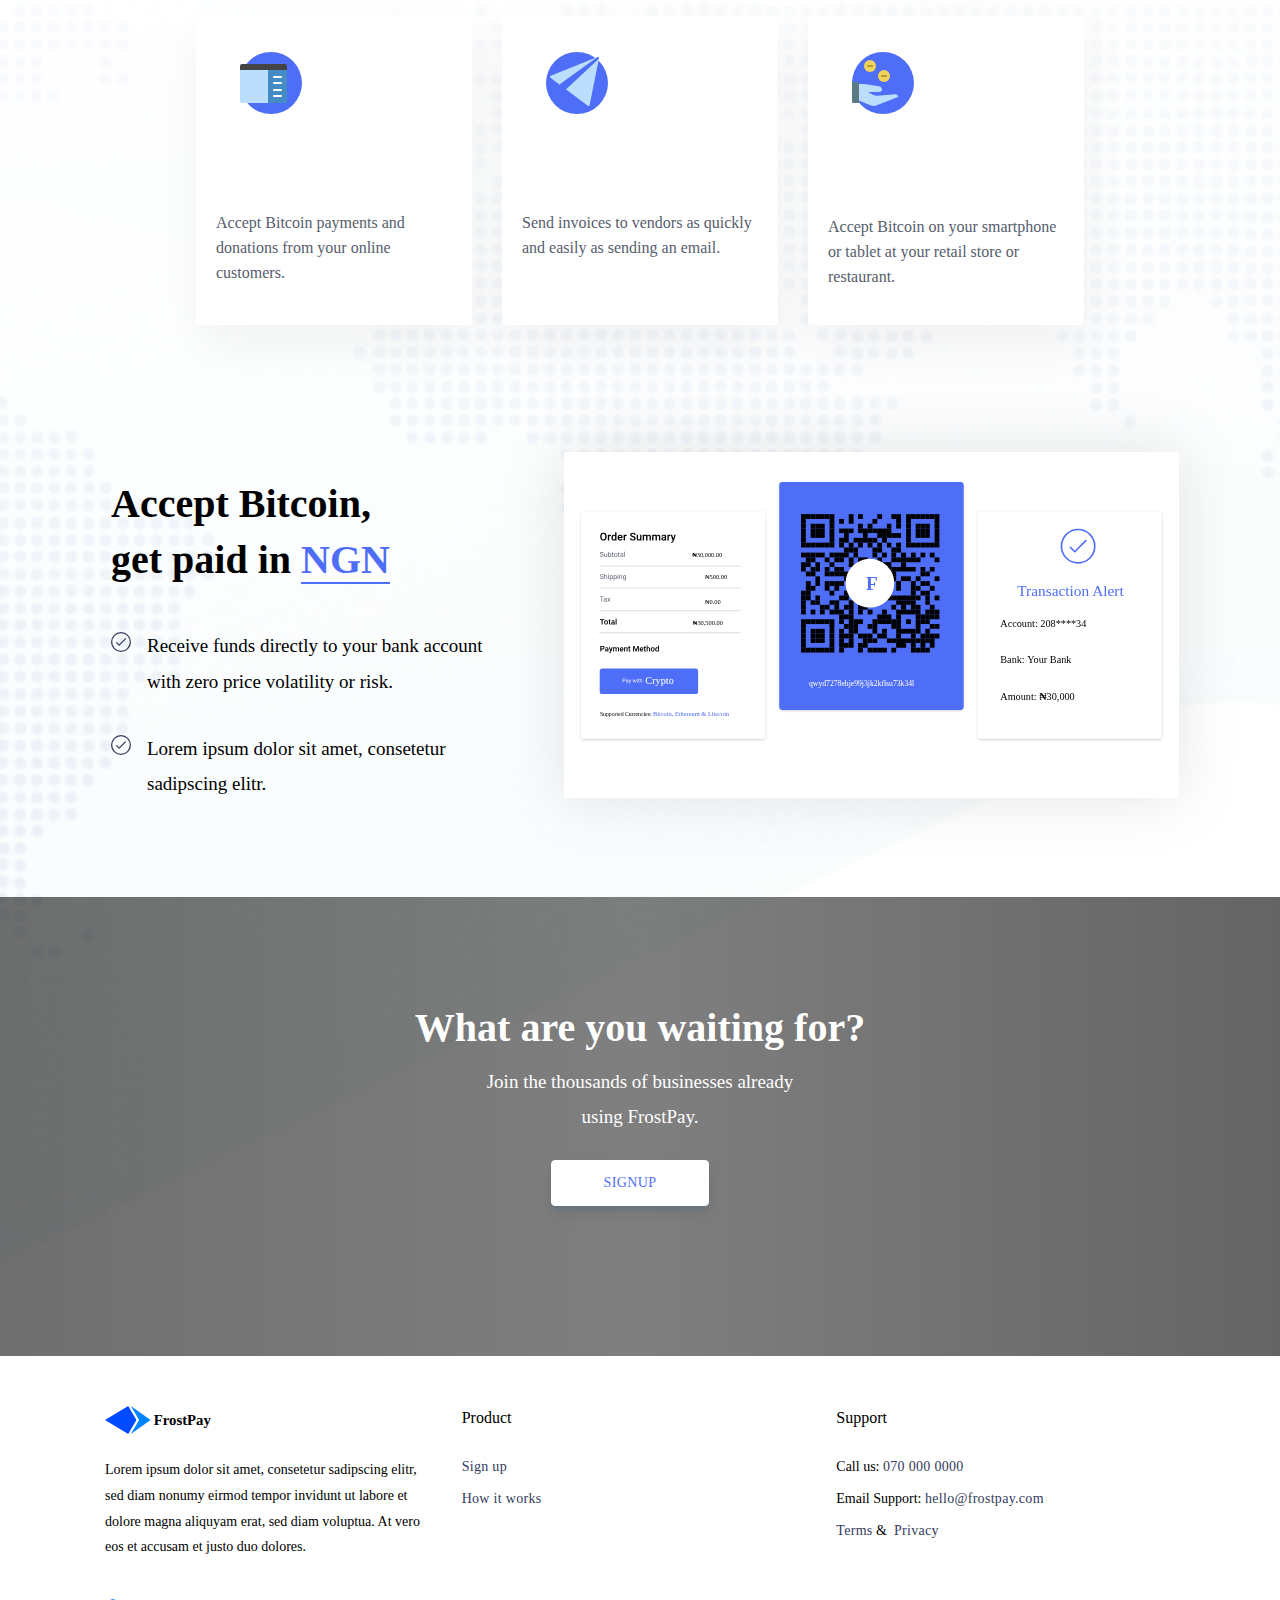
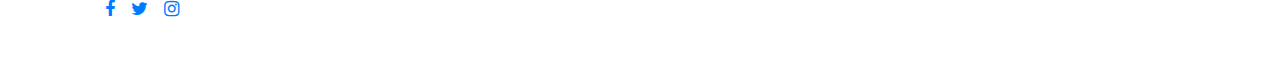
<file: indexv2.html>
<html lang="en">

<head>

    
    <meta charset="utf-8">
    
    <meta name="viewport" content="width=device-width,initial-scale=1,shrink-to-fit=no">
    
    <meta name="theme-color" content="#000000">
    
    <link rel="shortcut icon" href="/favicon.ico">
    
    <title>FrostPay</title>
    
    <link href="static/css/bootstrap.css" rel="stylesheet">
    
    <link href="static/css/style.css" rel="stylesheet">
    
    <link  rel="stylesheet" href="https://maxcdn.bootstrapcdn.com/font-awesome/4.7.0/css/font-awesome.min.css">

</head>

<body data-gr-c-s-loaded="true" cz-shortcut-listen="true">

    
    <div id="root">
    
        <nav class="navbar navbar-expand-lg navbar-light justify-content-start">
    
            <div class="container">
    
                <div class="navbar-brand">
    
                    <div>
                        
                        <img src="static/media/frostpaylogo.svg" class="logo-name" alt="">
                    
                        <img src="static/media/frostpaylogo.svg" class="logo" alt="">
                    
                    </div>
    
                </div>
    
                <!-- <div class="d-flex flex-fill justify-content-end" id="main-nav">
                    <span class="nav-item"><a href="#" class="nav-link">Sign up</a></span>
                </div> -->
    
            </div>
    
        </nav>
    
    
        <div class="Landing theme-banner">
           
            <header class="App-header"></header>
           
            <div class="outercontainer">
                
                <!-- <img src="static/media/circle-leaves.bf88099e.svg" class="circle-leaves " alt=""> -->
           
                <div class="container">
           
                    <div class="row mt-5">
           
                        <div class="col-12 col-md-6 pt-5">
           
                            <h3 class="HeavyFont">Are you a merchant? Accept 
                                Bitcoin for online payments and get paid in <span class="color__blue">Naira</span> within minutes.
                            </h3>
                            
                            <div class="text__lead text__lead--light mt-5">
                               
                                <div class="checkmark-list">
                               
                                    <div class="checkmark-list__bullet">
                               
                                        <img alt="Checkmark" src="static/media/check.svg" class="asset--checkmark"> 
                                        
                                        <p style="margin-bottom: 3px; margin-top: -5px"><strong>Global</strong>
                                         — Reach new markets instantly
                                        </p>
                                    
                                    </div> 

                                    <br>
                                    
                                    <div class="checkmark-list__bullet">
                                        
                                        <img alt="Checkmark" src="static/media/check.svg" class="asset--checkmark"> 
                                        <p style="margin-bottom: 3px; margin-top: -5px"><strong>Eliminate fraud</strong> 
                                            <span class="d-none d-sm-inline">— No chargebacks or ID theft </span>
                                             <span class="d-sm-none"> — No chargebacks</span>
                                
                                        </p>
                                    
                                    </div> 

                                    <br>
                                    
                                    <div class="checkmark-list__bullet">
                                        
                                        <img alt="Checkmark" src="static/media/check.svg" class="asset--checkmark"> 
                                        
                                        <p style="margin-bottom: 3px; margin-top: -5px"><strong>0%</strong>
                                         — No hidden fees ever
                                        </p>
                                    </div>
                                
                                </div>
                            
                            </div>
                            
                            
                            <!-- <p class="mt-5">Signup</p>
                            
                            
                            <form class="mt-5">
                                
                                <div class="input-group mt-3 custom-inputfull">
                                 
                                    <input type="text" class="form-control custom-input" placeholder="Your email address…" aria-label=" Your email address…" style="height: 50px;">
                                    
                                    <div class="input-group-append">
                                    
                                        <button class="btn btn-primary text-uppercase " type="button" style="width: 102px;">Signup</button>
                                    
                                    </div>
                                
                                </div>
                            
                            </form>
                            
                            <p class="mt-3">Manage your digital assets or create a new swap with custom terms</p>
                            <a href="/wallet">
                                <button class="btn bigger-btn btn-accent mb-5 text-uppercase landing-btn" type="button">WALLET</button>
                            </a>
                            <a href="/swap">
                                <button class="btn bigger-btn btn-primary mb-5 text-uppercase landing-btn" type="button">QUICK SWAP</button>
                            </a> -->

                        </div>
                       
                        <div class="col-12 col-md-6 coin-animation">
                       
                            <div class="pl-5">

                                <!-- <img src="static/media/circle-animated.5926fac6.svg" class="circle-animated" alt=""> -->

                                <form id="contactForm" action="#" method="post" name="mc-embedded-subscribe-form" class="validate" target="_blank" novalidate="">
              
                                    <div class="row">

                                        <div class="form-group col-sm-12 text-center">
                                            <p style="color: #4f6ef7; font-weight: 600; margin-top: 5px;">Signup For Early Access</p>
                                        </div>
                                
                                      <div class="form-group col-sm-12 mc-field-group">
                                
                                        <label for="mce-FNAME" class="h4">Company Name*</label>
                                
                                        <input type="text" class="form-control" name="FNAME" id="mce-FNAME" placeholder="Company Name" required="">
                                
                                        <div class="help-block with-errors"></div>
                                
                                      </div>
                                      

                                      <div class="form-group col-sm-12 mc-field-group">
                                
                                        <label for="mce-FNAME" class="h4">Your Full Name*</label>
                                
                                        <input type="text" class="form-control" name="FNAME" id="mce-FNAME" placeholder="Full Name" required="">
                                
                                        <div class="help-block with-errors"></div>
                                
                                      </div>
                  
                                
                                      <div class="form-group col-sm-12 mc-field-group">
                                
                                        <label for="mce-EMAIL" class="h4">Email Address*</label>
                                
                                        <input type="email" class="form-control" name="EMAIL" placeholder="Email address" id="mce-EMAIL" required="">
                                
                                        <div class="help-block with-errors"></div>
                                
                                      </div>
                  
                                      <div class="form-group col-sm-12 mc-field-group">
                                
                                        <label for="mce-LNAME" class="h4">Phone Number*</label>
                                
                                        <input type="text" class="form-control" id="mce-LNAME" name="LNAME" placeholder="Phone Number" required="">
                                
                                        <div class="help-block with-errors"></div>
                                
                                      </div>
                                
                                    </div>
                                    
                                    <div class="clear">
                  
                                      <input type="submit" value="Submit" name="subscribe" id="mc-embedded-subscribe" class="btn-action btn-primary">
                                    
                                    </div>
                                    
                                
                                    <!-- <button type="submit" id="form-submit" class="btn-action">Submit</button> -->
                                
                                    <!-- <div id="msgSubmit" class="h3 text-center hidden"></div> -->
                                
                                    <!-- <div class="clearfix"></div> -->
                                
                                  </form>

                            </div>

                        </div>


                    </div>
                </div>
            </div>


            <section class="business--testimonial">
                    
                <div class="container-fluid">
               
                    <div class="row">
               
                        <div class="mr-5 d-none d-lg-block d-xl-block testimonial--background col-lg-6 col-xl-6">
               
                            <div class="position-relative stagger--testimonial">
               
                                <div class="card bp-card bp-card--large">
               
               
                                    <div class="card-body">
               
                                        <p class="card-text mt-xl-2 pt-xl-4 pl-xl-4 pr-xl-4 pt-lg-3 pl-lg-2 pr-lg-2"><span class="card-text--quotation">“</span>
               
                                            <br class="card-text--break"> FrostPay allows our global customers to seamlessly make purchases.”
               
                                        </p>
               
                                        <div class="bp-card--divider mt-0 mb-0 mt-sm-4 mb-sm-4"></div>
               
                                        <div class="card-body d-inline-flex w-100 justify-content-between bp-card--body">
               
               
                                            <div class="d-inline-flex">
               
                                                <div class="bp-card--title ml-xl-1 ml-lg-0"><span class="bp-card--title--name">Philip Ese</span>
               
                                                    <br> <span class="bp-card--title--position">Owner</span>
               
                                                    <br> <img alt="Partner Logo" src="static/media/50aec49.svg" height="25" class="mt-3"></div>
               
                                                </div>
                   
                                            </div>

                                        </div>

                                    </div>

                                </div>

                            </div>


                            <div class="ml-xl-5 ml-lg-3 ml-0 mt-xl-0 mt-lg-0 mt-5 col">
                            
                                <div class="testimonial-info">
                            
                                    <h1 class="text__heading-2 constrain--testimonial-header d-none d-sm-block">
                                        Trusted by <br> <span class="color__blue">thousands</span> of <br> businesses – worldwide.
                                    </h1>
                                    
                                    <h1 class="text__heading-2 constrain--testimonial-header d-block d-sm-none">
                                        Trusted by <span class="color__blue">thousands</span> <br> of businesses – worldwide.
                                    </h1>
                                    
                                    <div class="brands-box mt-xl-5 mt-lg-5 mt-4">
                                    
                                        <div class="brands-box--inline">
                                    
                                            <img alt="Microsoft Logo" width="95" src="static/media/667af1f.svg" class="brands-box--brand cursor--pointer">
                                    
                                            <img alt="Microsoft Logo" width="95" src="static/media/667af1f.svg" class="brands-box--brand cursor--pointer">
                                    
                                            <img alt="Microsoft Logo" width="95" src="static/media/667af1f.svg" class="brands-box--brand cursor--pointer">
                                    
                                            
                                        </div>
                                        
                                        <!-- <div class="brands-box--inline"><img alt="Neteller Logo" width="105" src="/_nuxt/img/a1aa0ee.svg" class="brands-box--brand"> <img alt="Fancy.com" width="80" src="/_nuxt/img/23def47.svg" class="brands-box--brand"> <img alt="Shopify Logo" width="95" src="/_nuxt/img/e57c7b1.svg" class="brands-box--brand"></div> -->
                                    
                                    </div>
                                
                                </div>
                            
                            </div>
                        
                        </div>
                        
                    </div>
                
                
                </section>




                
                <section class="business--deck">
                        <div class="container-fluid">
                            <div class="row mx-auto mt-5 ">
                                <h2 class="text__heading-2 text-center mx-auto ml-xl-5 ml-lg-3 ml-0 mt-xl-0 mt-lg-0 mt-5 col">
                                     Easily accessible from <span class="text-primary">anywhere</span>
                                </h2>
                            
                            </div>
                            
                            <div class="row">
                            
                                <div class="mx-auto mt-5 card-deck">
                            
                                    <div class="card bp-card bp-card--deck float-up">
                                        <!---->
                                        <!---->
                                        <div class="card-body">
                                            <!---->
                                            <!----><img alt="Dashboard Icon" src="static/media/Symbols.svg" class="bp-card--icon ml-4 mt-3 mb-4">
                                            <h3 class="mb-3 text__heading-3">
                                                On your website
                                            </h3>
                                            <p class="card-text--small">
                                                Accept Bitcoin payments and donations from your online customers.
                                            </p> 
                                        </div>
                                          
                                    </div>


                                    <div class="card bp-card bp-card--deck float-up">
                                        <!---->
                                        <!---->
                                        <div class="card-body">
                                            <img alt=" Card Icon" src="static/media/Symbols-2.svg" class="bp-card--icon ml-4 mt-3 mb-4">
                                            <h3 class="mb-3 text__heading-3">
                                            By email
                                            </h3>
                                    
                                            <p class="card-text--small">
                                                Send invoices to vendors as quickly and easily as sending an email.
                                            </p> 
                                    
                                        </div>

                                    </div>


                                    <div class="card bp-card bp-card--deck float-up">
                                      
                                        <div class="card-body">
                                           
                                            <img alt="Settlement Icon" src="static/media/Symbols-1.svg" class="bp-card--icon ml-4 mt-3 mb-4">
                                            
                                            <h3 class="mb-3 text__heading-3">
                                                In person <em style="font-size: 14px;">(coming soon)</em>
                                            </h3>


                                            
                                            <p class="card-text--small">
                                                Accept Bitcoin on your smartphone or tablet at your retail store or restaurant.
                                            </p> 

                                        </div>
                                    </div>

                                </div>
                            </div>
                        </div>
                    </section>


                    <section class="business--settlements">
                            <!-- <div class="container-fluid"> -->
                                <!-- <div class="row asset--dashboard--small__container d-block d-lg-none">
                                    <img alt="Dashboard Demo" src="static/media/dashboard.svg" class="asset--dashboard--small">
                                </div> -->
                                
                                <div class="row">
                                
                                    <div class="col">
                                
                                        <div class="settlement-info">
                                
                                            <h1 class="text__heading-2 mt-4 pt-2">
                                
                                                Accept Bitcoin, <br> get paid in
                                
                                                <span id="currencyTween" class="tween-text__currency">NGN</span></h1>
                                
                                                <div class="d-inline-flex align-items-start mt-5"><img alt="Checkmark" src="static/media/check.svg" class="asset--checkmark mt-1">
                                
                                                    <p class="text__lead text__lead--slim text__lead--light">
                                                    Receive funds directly to your bank account with zero price volatility or risk.
                                
                                                </p>
                                
                                            </div>
                                
                                            <div class="d-inline-flex align-items-start mt-3"><img alt="Checkmark" src="static/media/check.svg" class="asset--checkmark mt-1">
                                                
                                                <p class="text__lead text__lead--slim text__lead--light">
                                                        Lorem ipsum dolor sit amet, consetetur sadipscing elitr.
                                                </p>
                                            
                                            </div>
                                        
                                        </div>
                                    
                                    </div>
                                    
                                    <div class="d-none d-lg-block d-xl-block mt-5 col-7">
                                    
                                        <img alt="Dashboard Demo" src="static/media/dashboard.svg" class="business-settlements__dashboard">
                                    
                                    </div>
                                
                                </div>
                            
                            <!-- </div> -->
                        
                        </section>


        <section class="container__register-cta">
            
            <div class="container-fluid">
            
                <div class="row">
            
                    <div class="container-fluid text-center">
            
                        <h1 class="text__heading-32 ">
            
                            What are you waiting for?
            
                        </h1>

                    </div>
                
                </div>
                
                
                <div class="row">

                    <div class="container-fluid text-center">
                    
                        <p class="container__register-cta__caption text__lead text__lead--slim text__lead--dark mx-auto">
                
                            Join the thousands of businesses already using FrostPay.
                
                        </p>
                    
                    </div>
                
                
                </div>

                <div class="row">
                
                    <div class="mx-auto d-md-inline cta-button">
                
                            <a href="#">
                                <button class="btn bigger-btn btn-accent mb-5 text-uppercase landing-btn" type="button">Signup</button>
                            </a>

                    </div>

                </div>
                
            </div>
        </section>
            
            
            

        <div class="footer">
            
            <div class="Tagline">
            
                <div class="container tagline">
            
                    <div class="row first-row">
            
                        <div class="tag-first col-12 col-lg-4 ">
            
                            <div>
                            
                                <img src="static/media/frostpaylogo.svg" style="height: 28px;">
                            
                            </div>
            
                            <div class="desc-text">
                                
                                Lorem ipsum dolor sit amet, consetetur sadipscing elitr, sed diam nonumy
                                 eirmod tempor invidunt ut labore et dolore magna aliquyam erat, sed diam voluptua. 
                                 At vero eos et accusam et justo duo dolores.
                            
                                </div>
            
                        </div>
            

                        <div class="tag-donations col-12 col-lg-4">
                           
                            <div>Product</div>
                           
                            <div class="desc-text">
                                <a class="taglineLink" href="#"> Sign up </a> <br>
                                <a class="taglineLink" href="#"> How it works </a> <br>
                            </div>
                        
                        </div>

                        
                        
                        <div class="tag-help col-12 col-lg-4">
            
                            <div>Support</div>
            
                            <div class="desc-text">Call us:

                                 <a class="taglineLink" href="#">070 000 0000</a>
            
                                <br>Email Support: 
                                
                                <a class="taglineLink" href="mailto:hello@frostpay.com">hello@frostpay.com</a> <br>
                                
                                <a id="terms" class="taglineLink cursor-pointer" target="_blank" href="#">Terms</a>&nbsp;&amp;&nbsp;
                                
                                <a id="terms" class="taglineLink cursor-pointer" target="_blank" href="#">Privacy</a>
                            
                            </div>
                        
                        </div>

                    </div>

                    
                    
                    <!-- social media icon -->
                    
                    <div class="row second-row">
                    
                       
                        <a class="social-icon" target="_blank" href="#">

                           <i class="fa fa-facebook"></i>
                            
                        </a>

                        <a class="social-icon" target="_blank" href="#">

                           <i class="fa fa-twitter"></i>
                            
                        </a>

                        <a class="social-icon" target="_blank" href="#">

                           <i class="fa fa-instagram"></i>
                            
                        </a>
                    
                        
                        
                    </div>



                </div>

            </div>

        </div>

    </div>



    <script>
        ! function(l) {
            function e(e) {
                for (var r, t, n = e[0], o = e[1], u = e[2], f = 0, i = []; f < n.length; f++) t = n[f], p[t] && i.push(p[t][0]), p[t] = 0;
                for (r in o) Object.prototype.hasOwnProperty.call(o, r) && (l[r] = o[r]);
                for (s && s(e); i.length;) i.shift()();
                return c.push.apply(c, u || []), a()
            }

            function a() {
                for (var e, r = 0; r < c.length; r++) {
                    for (var t = c[r], n = !0, o = 1; o < t.length; o++) {
                        var u = t[o];
                        0 !== p[u] && (n = !1)
                    }
                    n && (c.splice(r--, 1), e = f(f.s = t[0]))
                }
                return e
            }
            var t = {},
                p = {
                    1: 0
                },
                c = [];

            function f(e) {
                if (t[e]) return t[e].exports;
                var r = t[e] = {
                    i: e,
                    l: !1,
                    exports: {}
                };
                return l[e].call(r.exports, r, r.exports, f), r.l = !0, r.exports
            }
            f.m = l, f.c = t, f.d = function(e, r, t) {
                f.o(e, r) || Object.defineProperty(e, r, {
                    enumerable: !0,
                    get: t
                })
            }, f.r = function(e) {
                "undefined" != typeof Symbol && Symbol.toStringTag && Object.defineProperty(e, Symbol.toStringTag, {
                    value: "Module"
                }), Object.defineProperty(e, "__esModule", {
                    value: !0
                })
            }, f.t = function(r, e) {
                if (1 & e && (r = f(r)), 8 & e) return r;
                if (4 & e && "object" == typeof r && r && r.__esModule) return r;
                var t = Object.create(null);
                if (f.r(t), Object.defineProperty(t, "default", {
                        enumerable: !0,
                        value: r
                    }), 2 & e && "string" != typeof r)
                    for (var n in r) f.d(t, n, function(e) {
                        return r[e]
                    }.bind(null, n));
                return t
            }, f.n = function(e) {
                var r = e && e.__esModule ? function() {
                    return e.default
                } : function() {
                    return e
                };
                return f.d(r, "a", r), r
            }, f.o = function(e, r) {
                return Object.prototype.hasOwnProperty.call(e, r)
            }, f.p = "/";
            var r = window.webpackJsonp = window.webpackJsonp || [],
                n = r.push.bind(r);
            r.push = e, r = r.slice();
            for (var o = 0; o < r.length; o++) e(r[o]);
            var s = n;
            a()
        }([])
    </script>
    
</body>

</html>
</file>
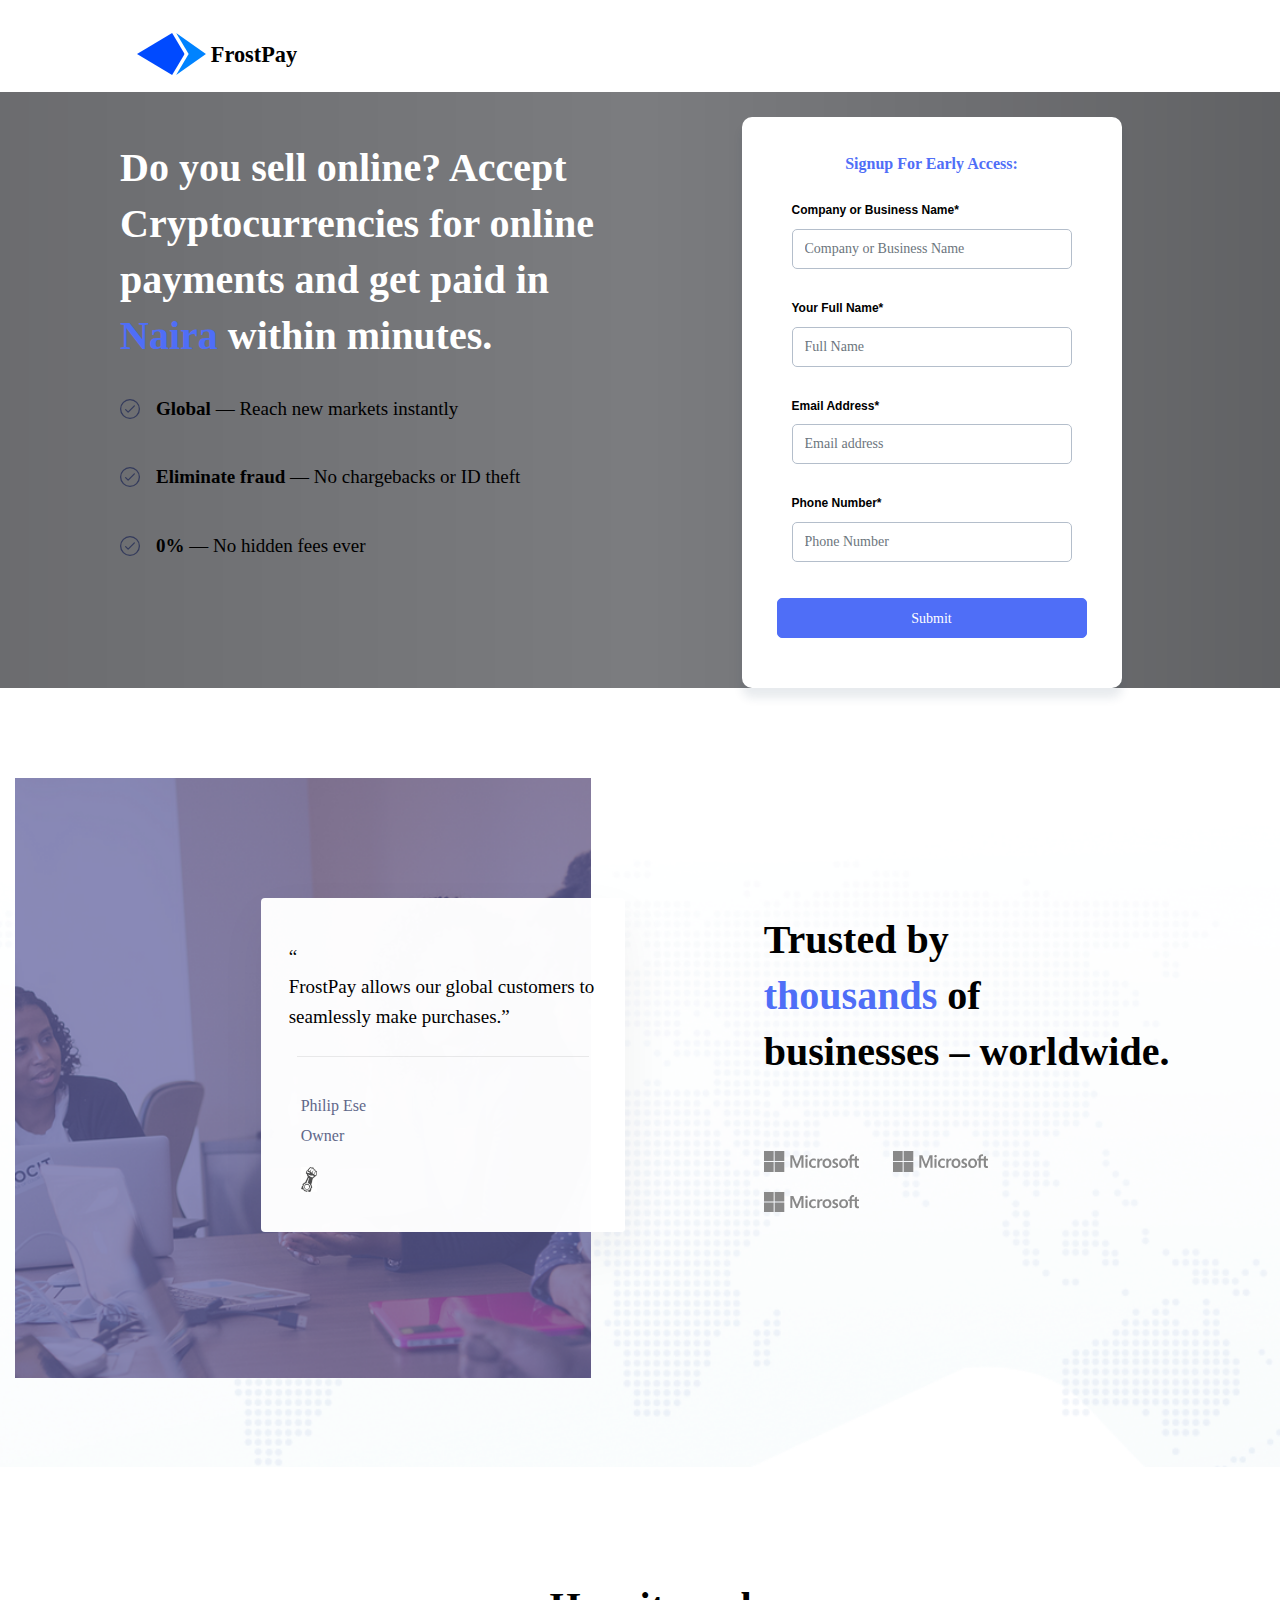
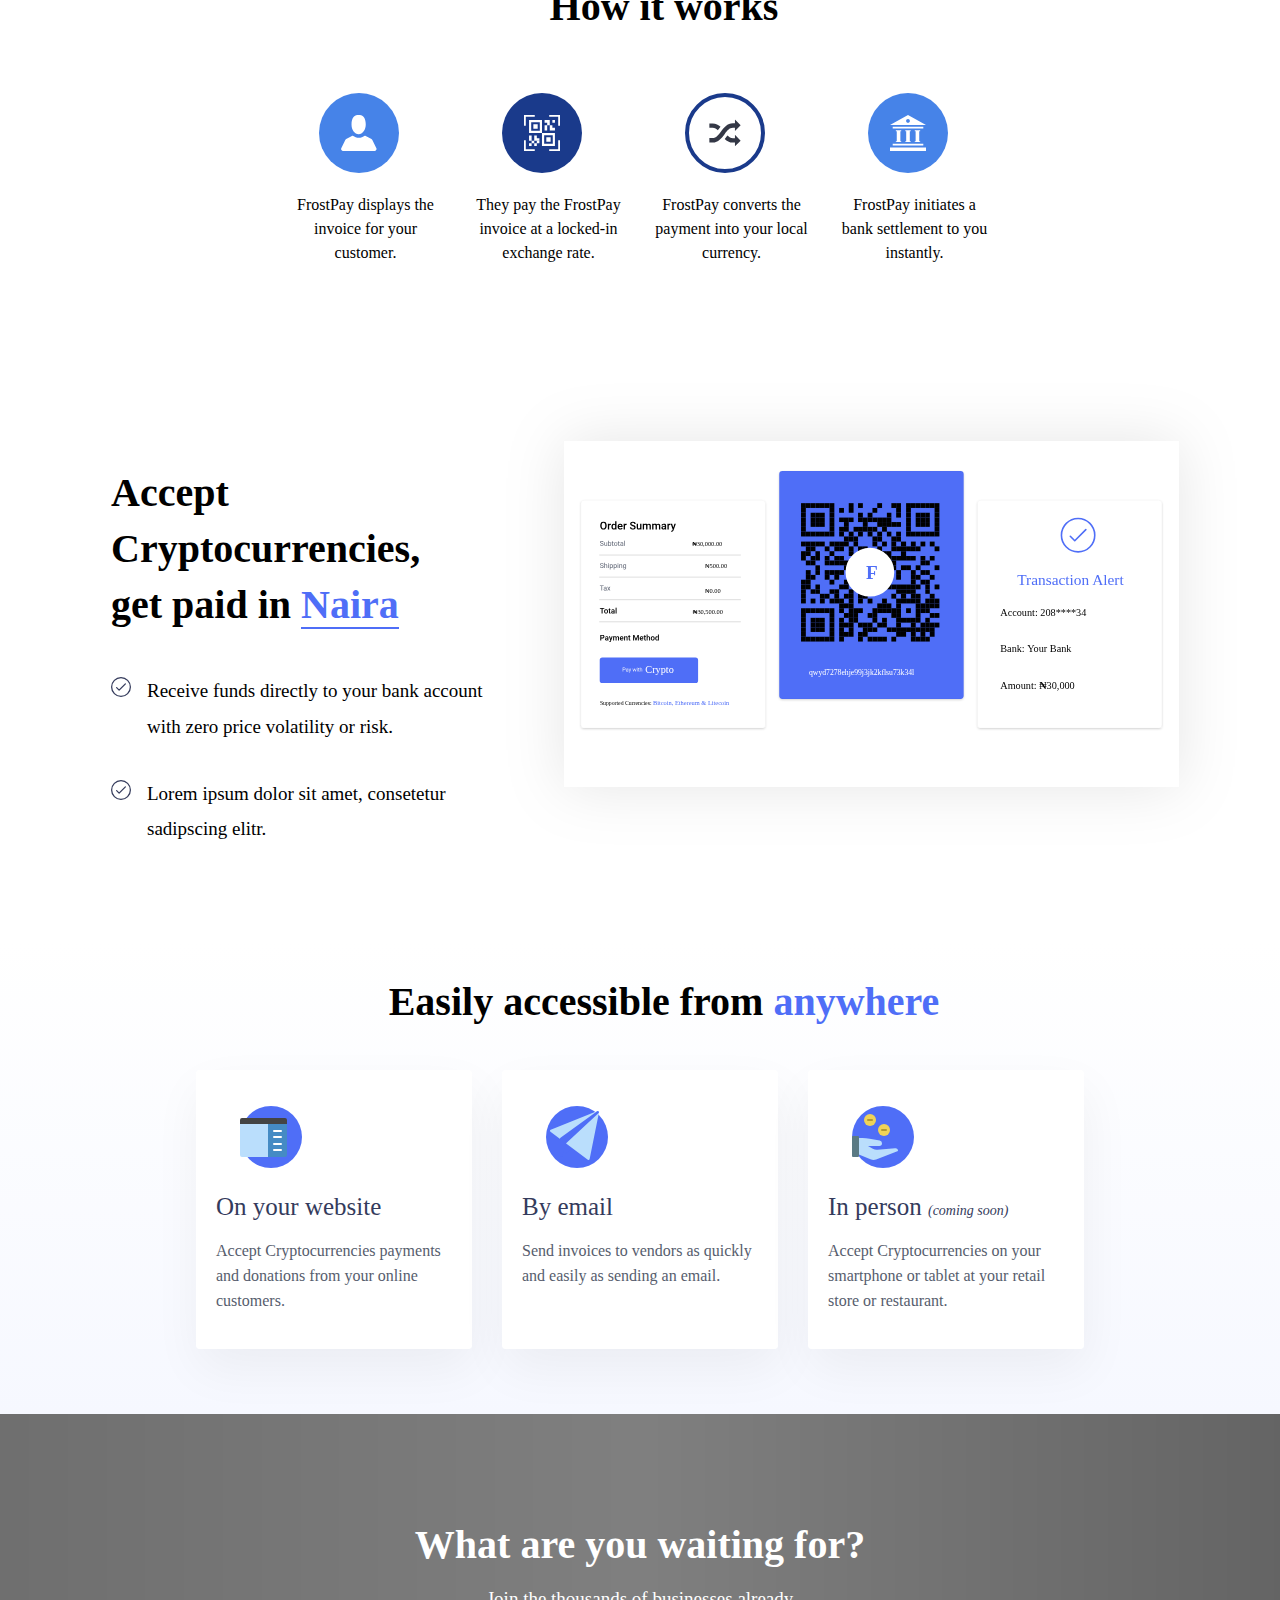
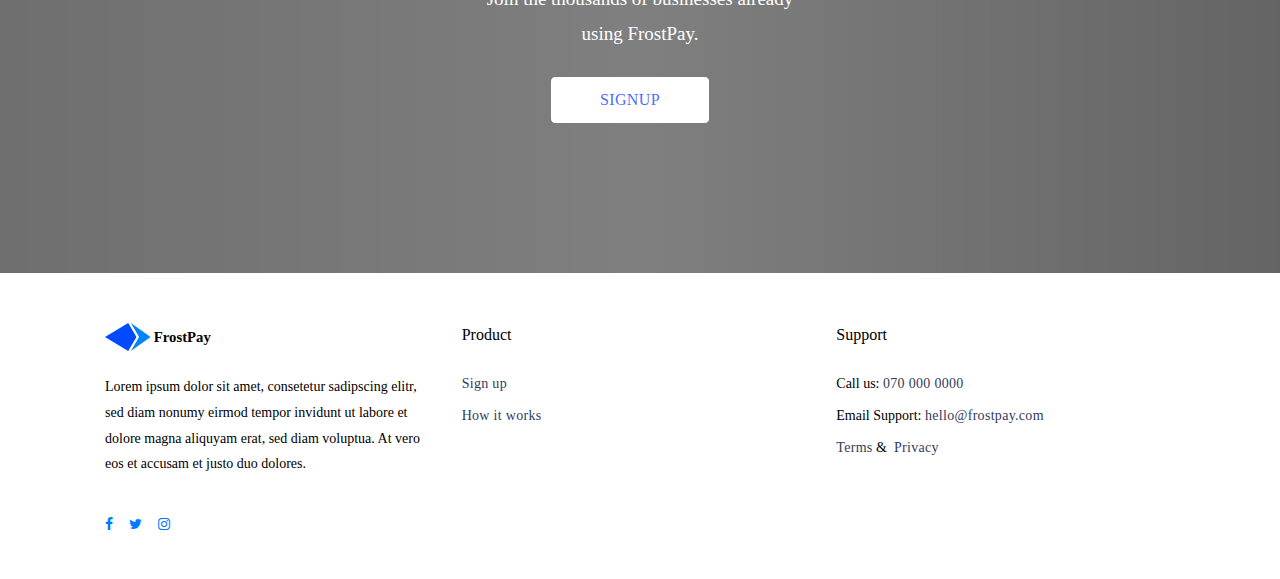
<file: indexv3.html>
<html lang="en">

<head>

    
    <meta charset="utf-8">
    
    <meta name="viewport" content="width=device-width,initial-scale=1,shrink-to-fit=no">
    
    <meta name="theme-color" content="#000000">
    
    <link rel="shortcut icon" href="/favicon.ico">
    
    <title>FrostPay</title>
    
    <link href="static/css/bootstrap.css" rel="stylesheet">
    
    <link href="static/css/style.css" rel="stylesheet">
    
    <link  rel="stylesheet" href="https://maxcdn.bootstrapcdn.com/font-awesome/4.7.0/css/font-awesome.min.css">

</head>

<body data-gr-c-s-loaded="true" cz-shortcut-listen="true">

    
    <div id="root">
    
        <nav class="navbar navbar-expand-lg navbar-light justify-content-start">
    
            <div class="container">
    
                <div class="navbar-brand">
    
                    <div>
                        
                        <img src="static/media/frostpaylogo.svg" class="logo-name" alt="">
                    
                        <img src="static/media/frostpaylogo.svg" class="logo" alt="">
                    
                    </div>
    
                </div>
    
                <!-- <div class="d-flex flex-fill justify-content-end" id="main-nav">
                    <span class="nav-item"><a href="#" class="nav-link">Sign up</a></span>
                </div> -->
    
            </div>
    
        </nav>
    
    
        <div class="Landing theme-banner">
           
            <header class="App-header"></header>
           
            <div class="outercontainer">
                
                <!-- <img src="static/media/circle-leaves.bf88099e.svg" class="circle-leaves " alt=""> -->
           
                <div class="container">
           
                    <div class="row mt-5">
           
                        <div class="col-12 col-md-6 pt-5">
           
                            <h3 class="HeavyFont">Do you sell online? Accept 
                                    Cryptocurrencies for online payments and get paid in <span class="color__blue">Naira</span> within minutes.
                            </h3>
                            
                            <div class="text__lead text__lead--light mt-5">
                               
                                <div class="checkmark-list">
                               
                                    <div class="checkmark-list__bullet">
                               
                                        <img alt="Checkmark" src="static/media/check.svg" class="asset--checkmark"> 
                                        
                                        <p style="margin-bottom: 3px; margin-top: -5px"><strong>Global</strong>
                                         — Reach new markets instantly
                                        </p>
                                    
                                    </div> 

                                    <br>
                                    
                                    <div class="checkmark-list__bullet">
                                        
                                        <img alt="Checkmark" src="static/media/check.svg" class="asset--checkmark"> 
                                        <p style="margin-bottom: 3px; margin-top: -5px"><strong>Eliminate fraud</strong> 
                                            <span class="d-none d-sm-inline">— No chargebacks or ID theft </span>
                                             <span class="d-sm-none"> — No chargebacks</span>
                                
                                        </p>
                                    
                                    </div> 

                                    <br>
                                    
                                    <div class="checkmark-list__bullet">
                                        
                                        <img alt="Checkmark" src="static/media/check.svg" class="asset--checkmark"> 
                                        
                                        <p style="margin-bottom: 3px; margin-top: -5px"><strong>0%</strong>
                                         — No hidden fees ever
                                        </p>
                                    </div>
                                
                                </div>
                            
                            </div>
                            
                            
                            <!-- <p class="mt-5">Signup</p>
                            
                            
                            <form class="mt-5">
                                
                                <div class="input-group mt-3 custom-inputfull">
                                 
                                    <input type="text" class="form-control custom-input" placeholder="Your email address…" aria-label=" Your email address…" style="height: 50px;">
                                    
                                    <div class="input-group-append">
                                    
                                        <button class="btn btn-primary text-uppercase " type="button" style="width: 102px;">Signup</button>
                                    
                                    </div>
                                
                                </div>
                            
                            </form>
                            
                            <p class="mt-3">Manage your digital assets or create a new swap with custom terms</p>
                            <a href="/wallet">
                                <button class="btn bigger-btn btn-accent mb-5 text-uppercase landing-btn" type="button">WALLET</button>
                            </a>
                            <a href="/swap">
                                <button class="btn bigger-btn btn-primary mb-5 text-uppercase landing-btn" type="button">QUICK SWAP</button>
                            </a> -->

                        </div>
                       
                        <div class="col-12 col-md-6 coin-animation">
                       
                            <div class="pl-5">

                                <!-- <img src="static/media/circle-animated.5926fac6.svg" class="circle-animated" alt=""> -->

                                <form id="contactForm" action="#" method="post" name="mc-embedded-subscribe-form" class="validate" target="_blank" novalidate="">
              
                                    <div class="row">

                                        <div class="col-sm-12 text-center">
                                            <p style="color: #4f6ef7; font-weight: 600;">Signup For Early Access:</p>
                                        </div>
                                
                                      <div class="form-group col-sm-12 mc-field-group">
                                
                                        <label for="mce-FNAME" class="h4">Company or Business Name*</label>
                                
                                        <input type="text" class="form-control" name="FNAME" id="mce-FNAME" placeholder="Company or Business Name" required="">
                                
                                        <div class="help-block with-errors"></div>
                                
                                      </div>
                                      

                                      <div class="form-group col-sm-12 mc-field-group">
                                
                                        <label for="mce-FNAME" class="h4">Your Full Name*</label>
                                
                                        <input type="text" class="form-control" name="FNAME" id="mce-FNAME" placeholder="Full Name" required="">
                                
                                        <div class="help-block with-errors"></div>
                                
                                      </div>
                  
                                
                                      <div class="form-group col-sm-12 mc-field-group">
                                
                                        <label for="mce-EMAIL" class="h4">Email Address*</label>
                                
                                        <input type="email" class="form-control" name="EMAIL" placeholder="Email address" id="mce-EMAIL" required="">
                                
                                        <div class="help-block with-errors"></div>
                                
                                      </div>
                  
                                      <div class="form-group col-sm-12 mc-field-group">
                                
                                        <label for="mce-LNAME" class="h4">Phone Number*</label>
                                
                                        <input type="text" class="form-control" id="mce-LNAME" name="LNAME" placeholder="Phone Number" required="">
                                
                                        <div class="help-block with-errors"></div>
                                
                                      </div>
                                
                                    </div>
                                    
                                    <div class="clear">
                  
                                      <input type="submit" value="Submit" name="subscribe" id="mc-embedded-subscribe" class="btn-action btn-primary">
                                    
                                    </div>
                                    
                                
                                    <!-- <button type="submit" id="form-submit" class="btn-action">Submit</button> -->
                                
                                    <!-- <div id="msgSubmit" class="h3 text-center hidden"></div> -->
                                
                                    <!-- <div class="clearfix"></div> -->
                                
                                  </form>

                            </div>

                        </div>


                    </div>
                </div>
            </div>


            <section class="business--testimonial">
                    
                <div class="container-fluid">
               
                    <div class="row">
               
                        <div class="mr-5 d-none d-lg-block d-xl-block testimonial--background col-lg-6 col-xl-6">
               
                            <div class="position-relative stagger--testimonial">
               
                                <div class="card bp-card bp-card--large">
               
               
                                    <div class="card-body">
               
                                        <p class="card-text mt-xl-2 pt-xl-4 pl-xl-4 pr-xl-4 pt-lg-3 pl-lg-2 pr-lg-2"><span class="card-text--quotation">“</span>
               
                                            <br class="card-text--break"> FrostPay allows our global customers to seamlessly make purchases.”
               
                                        </p>
               
                                        <div class="bp-card--divider mt-0 mb-0 mt-sm-4 mb-sm-4"></div>
               
                                        <div class="card-body d-inline-flex w-100 justify-content-between bp-card--body">
               
               
                                            <div class="d-inline-flex">
               
                                                <div class="bp-card--title ml-xl-1 ml-lg-0"><span class="bp-card--title--name">Philip Ese</span>
               
                                                    <br> <span class="bp-card--title--position">Owner</span>
               
                                                    <br> <img alt="Partner Logo" src="static/media/50aec49.svg" height="25" class="mt-3"></div>
               
                                                </div>
                   
                                            </div>

                                        </div>

                                    </div>

                                </div>

                            </div>


                            <div class="ml-xl-5 ml-lg-3 ml-0 mt-xl-0 mt-lg-0 mt-5 col">
                            
                                <div class="testimonial-info">
                            
                                    <h1 class="text__heading-2 constrain--testimonial-header d-none d-sm-block">
                                        Trusted by <br> <span class="color__blue">thousands</span> of <br> businesses – worldwide.
                                    </h1>
                                    
                                    <h1 class="text__heading-2 constrain--testimonial-header d-block d-sm-none">
                                        Trusted by <span class="color__blue">thousands</span> <br> of businesses – worldwide.
                                    </h1>
                                    
                                    <div class="brands-box mt-xl-5 mt-lg-5 mt-4">
                                    
                                        <div class="brands-box--inline">
                                    
                                            <img alt="Microsoft Logo" width="95" src="static/media/667af1f.svg" class="brands-box--brand cursor--pointer">
                                    
                                            <img alt="Microsoft Logo" width="95" src="static/media/667af1f.svg" class="brands-box--brand cursor--pointer">
                                    
                                            <img alt="Microsoft Logo" width="95" src="static/media/667af1f.svg" class="brands-box--brand cursor--pointer">
                                    
                                            
                                        </div>
                                        
                                        <!-- <div class="brands-box--inline"><img alt="Neteller Logo" width="105" src="/_nuxt/img/a1aa0ee.svg" class="brands-box--brand"> <img alt="Fancy.com" width="80" src="/_nuxt/img/23def47.svg" class="brands-box--brand"> <img alt="Shopify Logo" width="95" src="/_nuxt/img/e57c7b1.svg" class="brands-box--brand"></div> -->
                                    
                                    </div>
                                
                                </div>
                            
                            </div>
                        
                        </div>
                        
                    </div>
                
                
                </section>


                <section style="background: linear-gradient(#FFFFFF, #fff); padding-top: 3em; padding-bottom: 3em;" id="howitworks">
                    
                        <!-- <div class="container-fluid"> -->
                       
                            <div class="row">

                                    <div class="col-md-12">


                                        <div class="row mx-auto mt-5 ">
                                            
                                            <h2 class="text__heading-2 text-center mx-auto ml-xl-5 ml-lg-3 ml-0 mt-xl-0 mt-lg-0 mt-5 col">
                                                    How it works
                                            </h2>
                                        
                                        </div>
                                        
                                        <div class="timeline">
                                            
                                            <div class="row">
                                            
                                                <div class="col-md-3">
                                                
                                                    <div class="step1">
                                                
                                                        <div style="background-image: url('static/media/person.69df998c.svg');" class="step1-icon background-contain"></div>

                                                        <div class="step1-text">
                                                
                                                            <p class="small small-only-text-center">FrostPay displays the invoice for your customer.</p>
                                                
                                                        </div>
                                                
                                                    </div>
                                                
                                                </div>


                                                <div class="col-md-3">
                                                    
                                                    <div class="step2">
                                                    
                                                        <div style="background-image: url('static/media/qr.254f54bd.svg');" class="step2-icon background-contain"></div>
                                                    
                                                        <div class="step2-text medium-text-right">
                                                    
                                                            <p class="small small-only-text-center">They pay the FrostPay invoice at a locked-in exchange rate.</p>
                                                    
                                                        </div>
                                                    
                                                    </div>
                                                
                                                </div>

                                                
                                                <div class="col-md-3">
                                                
                                                    <div class="step3">
                                                
                                                        <div style="background-image: url('static/media/exchange.ddab66ff.svg');" class="step3-icon background-contain"></div>                                                    
                                                
                                                        <div class="step3-text medium-text-right">
                                                
                                                            <p class="small small-only-text-center"> FrostPay converts the payment into your local currency.</p>
                                                
                                                        </div>
                                                
                                                    </div>
                                                
                                                </div>

                                                
                                                <div class="col-md-3">
                                                
                                                    <div class="step4">
                                                
                                                        <div style="background-image: url('static/media/merchant.aac0a184.svg');" class="step4-icon background-contain"></div>
                                                
                                                        <div class="step4-text medium-text-right">
                                                
                                                            <p class="small small-only-text-center">FrostPay initiates a bank settlement to you instantly.</p>
                                                
                                                        </div>
                                                
                                                    </div>
                                                
                                                </div>
                                            
                                            </div>
                                        
                                        </div>
                                    
                                    </div>
                                </div>
                            </div>
                        <!-- </div> -->
                </section>

                <section class="business--settlements">
                        
                        <div class="row">
                        
                            <div class="col">
                        
                                <div class="settlement-info">
                        
                                    <h1 class="text__heading-2 mt-4 pt-2">
                        
                                        Accept Cryptocurrencies, <br> get paid in
                        
                                        <span id="currencyTween" class="tween-text__currency">Naira</span></h1>
                        
                                        <div class="d-inline-flex align-items-start mt-5"><img alt="Checkmark" src="static/media/check.svg" class="asset--checkmark mt-1">
                        
                                            <p class="text__lead text__lead--slim text__lead--light">
                                            Receive funds directly to your bank account with zero price volatility or risk.
                        
                                        </p>
                        
                                    </div>
                        
                                    <div class="d-inline-flex align-items-start mt-3"><img alt="Checkmark" src="static/media/check.svg" class="asset--checkmark mt-1">
                                        
                                        <p class="text__lead text__lead--slim text__lead--light">
                                                Lorem ipsum dolor sit amet, consetetur sadipscing elitr.
                                        </p>
                                    
                                    </div>
                                
                                </div>
                            
                            </div>
                            
                            <div class=" d-lg-block d-xl-block mt-5 col-7">
                            
                                <img alt="Dashboard Demo" src="static/media/dashboard.svg" class="business-settlements__dashboard">
                            
                            </div>
                        
                        </div>
                    
                    <!-- </div> -->
                
                </section>





                
                <section class="business--deck" style="background: linear-gradient(#FFFFFF, #f6f8ff);">
                        <div class="container-fluid">
                            <div class="row mx-auto mt-5 ">
                                <h2 class="text__heading-2 text-center mx-auto ml-xl-5 ml-lg-3 ml-0 mt-xl-0 mt-lg-0 mt-5 col">
                                     Easily accessible from <span class="text-primary">anywhere</span>
                                </h2>
                            
                            </div>
                            
                            <div class="row">
                            
                                <div class="mx-auto mt-5 card-deck" style="padding-bottom: 50px;">
                            
                                    <div class="card bp-card bp-card--deck float-up">
                                        <!---->
                                        <!---->
                                        <div class="card-body">
                                            <!---->
                                            <!----><img alt="Dashboard Icon" src="static/media/Symbols.svg" class="bp-card--icon ml-4 mt-3 mb-4">
                                            <h3 class="mb-3 text__heading-3">
                                                On your website
                                            </h3>
                                            <p class="card-text--small">
                                                Accept Cryptocurrencies payments and donations from your online customers.
                                            </p> 
                                        </div>
                                          
                                    </div>


                                    <div class="card bp-card bp-card--deck float-up">
                                        <!---->
                                        <!---->
                                        <div class="card-body">
                                            <img alt=" Card Icon" src="static/media/Symbols-2.svg" class="bp-card--icon ml-4 mt-3 mb-4">
                                            <h3 class="mb-3 text__heading-3">
                                            By email
                                            </h3>
                                    
                                            <p class="card-text--small">
                                                Send invoices to vendors as quickly and easily as sending an email.
                                            </p> 
                                    
                                        </div>

                                    </div>


                                    <div class="card bp-card bp-card--deck float-up">
                                      
                                        <div class="card-body">
                                           
                                            <img alt="Settlement Icon" src="static/media/Symbols-1.svg" class="bp-card--icon ml-4 mt-3 mb-4">
                                            
                                            <h3 class="mb-3 text__heading-3">
                                                In person <em style="font-size: 14px;">(coming soon)</em>
                                            </h3>


                                            
                                            <p class="card-text--small">
                                                Accept Cryptocurrencies on your smartphone or tablet at your retail store or restaurant.
                                            </p> 

                                        </div>
                                    </div>

                                </div>
                            </div>
                        </div>
                    </section>


                    

        <section class="container__register-cta">
            
            <div class="container-fluid">
            
                <div class="row">
            
                    <div class="container-fluid text-center">
            
                        <h1 class="text__heading-32 ">
            
                            What are you waiting for?
            
                        </h1>

                    </div>
                
                </div>
                
                
                <div class="row">

                    <div class="container-fluid text-center">
                    
                        <p class="container__register-cta__caption text__lead text__lead--slim text__lead--dark mx-auto">
                
                            Join the thousands of businesses already using FrostPay.
                
                        </p>
                    
                    </div>
                
                
                </div>

                <div class="row">
                
                    <div class="mx-auto d-md-inline cta-button">
                
                            <a href="#">
                                <button class="btn bigger-btn btn-accent mb-5 text-uppercase landing-btn" type="button">Signup</button>
                            </a>

                    </div>

                </div>
                
            </div>
        </section>
            
            
            

        <div class="footer">
            
            <div class="Tagline">
            
                <div class="container tagline">
            
                    <div class="row first-row">
            
                        <div class="tag-first col-12 col-lg-4 ">
            
                            <div>
                            
                                <img src="static/media/frostpaylogo.svg" style="height: 28px;">
                            
                            </div>
            
                            <div class="desc-text">
                                
                                Lorem ipsum dolor sit amet, consetetur sadipscing elitr, sed diam nonumy
                                 eirmod tempor invidunt ut labore et dolore magna aliquyam erat, sed diam voluptua. 
                                 At vero eos et accusam et justo duo dolores.
                            
                                </div>
            
                        </div>
            

                        <div class="tag-donations col-12 col-lg-4">
                           
                            <div>Product</div>
                           
                            <div class="desc-text">
                                <a class="taglineLink" href="#contactForm"> Sign up </a> <br>
                                <a class="taglineLink" href="#howitworks"> How it works </a> <br>
                            </div>
                        
                        </div>

                        
                        
                        <div class="tag-help col-12 col-lg-4">
            
                            <div>Support</div>
            
                            <div class="desc-text">Call us:

                                 <a class="taglineLink" href="#">070 000 0000</a>
            
                                <br>Email Support: 
                                
                                <a class="taglineLink" href="mailto:hello@frostpay.com">hello@frostpay.com</a> <br>
                                
                                <a id="terms" class="taglineLink cursor-pointer" target="_blank" href="#">Terms</a>&nbsp;&amp;&nbsp;
                                
                                <a id="terms" class="taglineLink cursor-pointer" target="_blank" href="#">Privacy</a>
                            
                            </div>
                        
                        </div>

                    </div>

                    
                    
                    <!-- social media icon -->
                    
                    <div class="row second-row">
                    
                       
                        <a class="social-icon" target="_blank" href="#">

                           <i class="fa fa-facebook"></i>
                            
                        </a>

                        <a class="social-icon" target="_blank" href="#">

                           <i class="fa fa-twitter"></i>
                            
                        </a>

                        <a class="social-icon" target="_blank" href="#">

                           <i class="fa fa-instagram"></i>
                            
                        </a>
                    
                        
                        
                    </div>



                </div>

            </div>

        </div>

    </div>



    <script>
        ! function(l) {
            function e(e) {
                for (var r, t, n = e[0], o = e[1], u = e[2], f = 0, i = []; f < n.length; f++) t = n[f], p[t] && i.push(p[t][0]), p[t] = 0;
                for (r in o) Object.prototype.hasOwnProperty.call(o, r) && (l[r] = o[r]);
                for (s && s(e); i.length;) i.shift()();
                return c.push.apply(c, u || []), a()
            }

            function a() {
                for (var e, r = 0; r < c.length; r++) {
                    for (var t = c[r], n = !0, o = 1; o < t.length; o++) {
                        var u = t[o];
                        0 !== p[u] && (n = !1)
                    }
                    n && (c.splice(r--, 1), e = f(f.s = t[0]))
                }
                return e
            }
            var t = {},
                p = {
                    1: 0
                },
                c = [];

            function f(e) {
                if (t[e]) return t[e].exports;
                var r = t[e] = {
                    i: e,
                    l: !1,
                    exports: {}
                };
                return l[e].call(r.exports, r, r.exports, f), r.l = !0, r.exports
            }
            f.m = l, f.c = t, f.d = function(e, r, t) {
                f.o(e, r) || Object.defineProperty(e, r, {
                    enumerable: !0,
                    get: t
                })
            }, f.r = function(e) {
                "undefined" != typeof Symbol && Symbol.toStringTag && Object.defineProperty(e, Symbol.toStringTag, {
                    value: "Module"
                }), Object.defineProperty(e, "__esModule", {
                    value: !0
                })
            }, f.t = function(r, e) {
                if (1 & e && (r = f(r)), 8 & e) return r;
                if (4 & e && "object" == typeof r && r && r.__esModule) return r;
                var t = Object.create(null);
                if (f.r(t), Object.defineProperty(t, "default", {
                        enumerable: !0,
                        value: r
                    }), 2 & e && "string" != typeof r)
                    for (var n in r) f.d(t, n, function(e) {
                        return r[e]
                    }.bind(null, n));
                return t
            }, f.n = function(e) {
                var r = e && e.__esModule ? function() {
                    return e.default
                } : function() {
                    return e
                };
                return f.d(r, "a", r), r
            }, f.o = function(e, r) {
                return Object.prototype.hasOwnProperty.call(e, r)
            }, f.p = "/";
            var r = window.webpackJsonp = window.webpackJsonp || [],
                n = r.push.bind(r);
            r.push = e, r = r.slice();
            for (var o = 0; o < r.length; o++) e(r[o]);
            var s = n;
            a()
        }([])
    </script>
    
</body>

</html>
</file>
<file: static/css/style.css>
@media (max-width:576px) {
    .Status>.BannerBelow {
        height: 122px!important;
        border-bottom: 1px solid #dce3eb;
        background-color: #fcfcff
    }
}

.Status .row.box-d>div {
    display: -webkit-flex;
    display: flex;
    -webkit-justify-content: space-evenly;
    justify-content: space-evenly;
    -webkit-align-items: center;
    align-items: center;
    margin-bottom: 20px
}

.Status .Illustration {
    margin: 16px 8px
}

.Status a {
    color: #3ba3fe!important;
    font-style: normal!important
}

.bottom-buttons button {
    font-size: 13px!important;
    font-family: Avenir-Medium!important;
    letter-spacing: .8px!important;
    width: 140px;
    height: 40px
}

.bottom-buttons .btn-secondary,
.bottom-buttons .btn-secondary:hover {
    color: #9096b2
}

.Status .trade-rectangle>:not(:last-child):not(:first-child) {
    border-bottom: 1px solid #dce3eb
}

.Status .trade-rectangle>.row {
    padding-top: 14px;
    padding-bottom: 14px;
    width: 100%
}

.Status .trade-rectangle>.row>div {
    text-align: left
}

.Status>.BannerBelow {
    height: 88px;
    border-bottom: 1px solid #dce3eb;
    background-color: #fcfcff
}

.Status>.BannerBelow .row span.header-descriptor {
    color: #9096b2;
    font-weight: 0;
    font-size: 12px;
    padding-top: 1px;
    letter-spacing: 1px;
    min-width: 53px;
    text-transform: uppercase;
    font-family: Avenir-Book
}

.Status>.BannerBelow .row span {
    font-size: 14px;
    width: 100%;
    overflow: hidden;
    white-space: nowrap;
    text-overflow: ellipsis;
    float: left;
    clear: left
}

.modal-body {
    font-family: OpenSans-Regular;
    color: #343b5c;
    font-size: 14px
}

.modal-body.weth-wrapper {
    padding: 0!important
}

.modal-body input.estimate-input {
    height: 40px!important;
    box-shadow: inset 0 0 0 1px #dce3eb!important
}

input.estimate-input::-webkit-inner-spin-button,
input.estimate-input::-webkit-outer-spin-button {
    -webkit-appearance: none;
    margin: 0
}

.modal-body .estimate-input-append span {
    height: 40px!important;
    background-color: #f5f8fc
}

.modal-body.weth-wrapper {
    background-color: transparent
}

.modal-content {
    overflow: hidden
}

.modal-body .nav-tabs,
.modal-body .nav-tabs .nav-item {
    border-bottom: none
}

.modal-body .nav-tabs a {
    height: 60px;
    padding-top: 20px;
    vertical-align: center;
    text-align: center
}

.modal-body .nav-tabs .nav-link.active {
    border-top: 2px solid #d674f6!important;
    color: #8c3cf6!important;
    font-family: Avenir-Heavy;
    background-color: #fff
}

.modal-body .info-rows>.row {
    border-bottom: 1px solid #dce3eb
}

.modal-body .info-rows>.row {
    padding-top: 24px;
    padding-bottom: 24px
}

.modal-body .row.input {
    padding-top: 24px;
    padding-bottom: 24px
}

.weth-wrapper-contents {
    padding-left: 30px;
    padding-right: 30px;
    font-family: Avenir-Medium
}

.modal-body .info-rows>.row .right-col {
    font-family: Avenir-Heavy;
    color: #343b5c
}

.modal-body .row .right-col input {
    margin-top: -8px;
    background-color: #fbfdff
}

.modal-body .row .right-col input:focus {
    border: 1px solid #8c3cf6!important
}

.modal-body .nav-tabs .nav-link {
    border: none;
    border-top-left-radius: 0;
    border-top-right-radius: 0;
    background-color: #f0f4fa;
    font-family: Avenir-Book;
    vertical-align: center;
    color: #9198b0!important;
    font-size: 15px;
    letter-spacing: 1.5px;
    border-top: 2px solid #9198b0!important;
    cursor: pointer
}

.modal-body .form-group {
    margin-bottom: 16px
}

.modal-body .form-group label {
    font-size: 13px;
    color: #606789;
    margin-bottom: 6px;
    font-family: Avenir-Medium;
    margin-right: 8px;
    float: left
}

.pointer {
    cursor: pointer
}

.modal-body .form-group span.desc {
    display: block;
    text-align: right;
    font-size: 12px;
    font-weight: 800;
    line-height: 16px;
    color: #6877bf;
    margin-top: 4px;
    margin-bottom: 2px;
    font-family: Avenir-Book;
    float: right
}

.modal-body .form-group span.desc.left {
    text-align: left;
    float: left
}

.modal-body .form-group .input-group-text {
    font-family: Avenir-Medium
}

.modal-body .col-12 h2 {
    font-size: 21px;
    letter-spacing: .5px
}

.modal-body .col-12 h2,
.modal-body h4.box-text {
    color: #343b5c;
    font-family: Avenir-Heavy;
    padding-bottom: 12px
}

.modal-body h4.box-text {
    font-size: 12px;
    padding-top: 12px;
    padding-right: 10px;
    letter-spacing: .3px;
    text-align: center
}

.modal-body .trade-heading {
    padding-bottom: 20px
}

.modal-body .header {
    color: #9499aa;
    font-family: Avenir-Heavy;
    font-size: 12px;
    letter-spacing: 1px
}

.modal-body .modal-form {
    padding-bottom: 16px
}

.modal-body .modal-seperator {
    width: 800px;
    margin-left: -40px;
    margin-right: -40px;
    border-bottom: 1px solid #dce3eb;
    margin-bottom: 21px
}

.modal-body.send {
    padding-top: 2px
}

.modal-body.json-order {
    padding-top: 8px
}

.modal-body .modal-image {
    height: 80px
}

.modal-body.send .modal-image {
    height: 120px
}

.modal-body.json-order .title {
    font-family: OpenSans-SemiBold;
    color: #606789;
    font-size: 18px
}

.modal-body.json-order .desc {
    margin-bottom: .5rem;
    margin-top: 1.4rem
}

.modal-body.json-order .input,
.modal-body.json-order .input:focus {
    background-color: #f7fafd;
    border: 1px solid #dce3eb
}

.modal-body.json-order input {
    font-family: OpenSans-Regular!important;
    color: #343b5c!important;
    font-size: 14px!important
}

.modal-body .btn {
    height: 40px
}

.modal-body.json-order .btn-outline-secondary {
    width: 100%;
    background-color: #f7fafd;
    border: 1px solid #dce3eb;
    color: #b1bdc9;
    text-transform: uppercase;
    font-size: 14px
}

.textarea-copy {
    margin-top: -6px;
    height: 40px;
    border-radius: 0 0 4px 4px!important
}

.modal-body.json-order input,
.modal-body.json-order input:active,
.modal-body.json-order input:focus {
    outline: none!important;
    border: 1px solid #dce3eb
}

.modal-body.json-order .form-control[readonly] {
    background-color: #fff;
    opacity: 1
}

.modal-body.json-order .order-textarea {
    border: 1px solid #dce3eb;
    border-radius: 4px 4px 0 0;
    width: 100%;
    max-height: 280px;
    min-height: 80px
}

.modal-body.json-order .order-textarea:focus {
    outline: none!important
}

.modal-body.json-order input {
    height: 40px
}

.modal-body h4.box-text span {
    font-family: Avenir-Book
}

.modal-body p {
    color: #9096b2
}

.modal-body a,
.modal-body p,
.modal-foot a {
    font-family: Avenir-Book;
    font-size: 13px;
    letter-spacing: .2px
}

.modal-body a,
.modal-foot a {
    color: #ff67d1!important;
    font-style: normal!important;
    text-decoration: none
}

.modal-content {
    color: #343b5c;
    font-family: Avenir-Heavy;
    font-size: 16px
}

.modal-body {
    padding-left: 2.5rem!important;
    padding-right: 2.5rem!important
}

.bottomText {
    padding-top: 8px;
    letter-spacing: .1px;
    font-family: Avenir-Medium;
    font-size: 16px;
    color: #606789
}

.badge-header {
    padding-top: 16px;
    padding-bottom: 12px;
    font-family: Avenir-Heavy;
    font-size: 16px
}

.wallet-loader {
    padding: 80px
}

.modal-foot {
    display: inline-block;
    padding: 1rem;
    border-top: 1px solid #e9ecef
}

.modal-foot .help {
    display: inline;
    padding-left: 6px
}

.modalFooterText {
    display: inline;
    font-family: Avenir-Book;
    font-size: 12px;
    color: #9096b2;
    letter-spacing: .8px
}

.PowerSelect__Tether {
    z-index: 1051
}

.offer-currency-dropdown .PowerSelect__Options {
    max-height: 150px
}

.offer-modal {
    padding-bottom: 35px
}

.offer-modal-header {
    border-bottom: 1px solid #dadce9;
    padding: 17px 17px 11px 32px
}

.offer-modal-header img {
    height: 23px;
    margin: 0 6px
}

.offer-modal-header h5 {
    color: #afb3c4;
    font-family: Avenir-Heavy;
    font-size: 12px;
    letter-spacing: 1px;
    float: left;
    margin: 0
}

.offer-modal-header button {
    margin-top: -4px
}

.offer-modal-body {
    padding-top: 21px
}

.offer-modal-body .react-datepicker .react-datepicker__header {
    background-color: #fff
}

.expire-desc {
    margin: 0 auto
}

.expire-desc span {
    font-size: 12px;
    font-family: Avenir-Book;
    color: #9096b2
}

.offered-currency-img-holder img {
    height: 150px
}

.offer-rectangle {
    width: 350px;
    padding: 20px 40px
}

.offer-rectangle label {
    font-size: 14px;
    color: #9096b2;
    margin-bottom: 6px;
    font-family: Avenir-Book;
    margin-right: 8px;
    float: left
}

.offer-button-holder .create-button {
    margin-top: 0!important
}

.inner-normal {
    width: 98px;
    height: 98px!important;
    bottom: 3px;
    left: 5px;
    object-fit: contain
}

.outer-normal {
    max-width: 134px!important
}

.inner-modal-box {
    width: 56px;
    height: 56px!important;
    top: 18px;
    right: 18px;
    object-fit: contain
}

.outer-modal-box {
    max-width: 80px!important
}

.react-datepicker__portal {
    background-color: rgba(0, 0, 0, .5)
}

.react-datepicker {
    font-family: Avenir-Book;
    font-size: 12px;
    color: #343b5c;
    border: 0 solid #dce3eb!important;
    border-radius: .3rem
}

.react-datepicker-btn {
    background: none;
    color: #bc92e2;
    font-size: 12px;
    border: 0 solid #fff;
    text-decoration: underline
}

.react-datepicker__time-container .react-datepicker__time .react-datepicker__time-box ul.react-datepicker__time-list li.react-datepicker__time-list-item--selected {
    background-color: #ff67d1;
    color: #fff;
    font-weight: 700
}

.react-datepicker__day--in-range,
.react-datepicker__day--in-selecting-range,
.react-datepicker__day--selected {
    border-radius: .3rem;
    background-color: #ff67d1;
    color: #fff
}

.react-datepicker__time-container .react-datepicker__time .react-datepicker__time-box ul.react-datepicker__time-list li.react-datepicker__time-list-item--selected:hover {
    background-color: #ca57a7
}

.react-datepicker__time-container {
    border-left: 1px solid #dce3eb
}

.react-datepicker__portal .react-datepicker__navigation--next {
    border-left-color: #a9a6c7
}

.react-datepicker__portal .react-datepicker__navigation--previous {
    border-right-color: #a9a6c7
}

.react-datepicker__day--in-range:hover,
.react-datepicker__day--in-selecting-range:hover,
.react-datepicker__day--selected:hover {
    background-color: #ca57a7
}

.react-datepicker__time-container .react-datepicker__time .react-datepicker__time-box ul.react-datepicker__time-list li.react-datepicker__time-list-item {
    height: 40px;
    padding-top: 4px
}

.react-datepicker__header {
    text-align: center;
    background-color: #f6f8ff;
    border-bottom: 1px solid #dce3eb;
    border-top-left-radius: .3rem;
    border-top-right-radius: .3rem;
    padding-top: 8px;
    position: relative
}

.react-datepicker-time__header,
.react-datepicker__current-month {
    margin-top: 0;
    color: #343b5c;
    font-weight: 700;
    font-size: .944rem
}

.react-datepicker__day:hover {
    background-color: #f6f8ff
}

.CurrencyDropdown .CurrencyDropdownOption,
.CurrencyDropdown__Tether .CurrencyDropdownOption {
    margin: auto
}

.is-invalid {
    border: 1px solid red!important
}

.CurrencyDropdown .CurrencyDropdownOption img,
.CurrencyDropdown__Tether .CurrencyDropdownOption img {
    width: 16px;
    display: inline-block;
    margin-right: 13px;
    margin-left: 6px;
    margin-top: -3px
}

.CurrencyDropdown .CurrencyDropdownOption div,
.CurrencyDropdown__Tether .CurrencyDropdownOption div {
    font-family: Avenir-Book;
    font-size: 14px;
    position: relative
}

.CurrencyDropdown .CurrencyDropdownOption div span,
.CurrencyDropdown__Tether .CurrencyDropdownOption div span {
    display: inline-block;
    color: #606789
}

.CurrencyDropdown .CurrencyDropdownOption div span:first-child,
.CurrencyDropdown__Tether .CurrencyDropdownOption div span:first-child {
    margin-right: 8px;
    font-family: Avenir-Heavy;
    font-size: 16px;
    position: relative;
    color: #343b5c
}

.CurrencyDropdown .PowerSelect__Clear {
    display: none
}

.Trade .CurrencyOption.active small,
.Trade .CurrencyOption:active small {
    color: #fff!important
}

.Trade .HelpTooltip {
    color: #e58193;
    margin-left: 8px;
    vertical-align: middle;
    font-size: 1.2em;
    cursor: pointer
}

.Trade .form-group {
    margin-bottom: 0
}

.Trade .form-group span.desc {
    display: block;
    text-align: right;
    font-size: 12px;
    font-weight: 800;
    line-height: 16px;
    color: #6877bf;
    margin-top: 4px;
    margin-bottom: 2px;
    font-family: Avenir-Book;
    float: right
}

.Trade .Illustration {
    margin: 16px 8px
}

.Trade .buttons-bar {
    display: none!important;
    padding-top: 14px;
    padding-bottom: 14px;
    border-bottom: 1px solid #dce3eb
}

.Trade .buttons-bar>.row.btns-d>div {
    display: -webkit-flex;
    display: flex;
    -webkit-justify-content: space-evenly;
    justify-content: space-evenly;
    -webkit-align-items: center;
    align-items: center
}

.Trade form>.row.box-d>div {
    display: -webkit-flex;
    display: flex;
    -webkit-justify-content: space-evenly;
    justify-content: space-evenly;
    -webkit-align-items: center;
    align-items: center;
    margin-bottom: 24px
}

.Trade .buttons-bar>.row.btns-d>div button:last-child {
    margin-right: 24px!important
}

.trade-rectangle {
    width: 350px;
    border-radius: 4px;
    background-color: #fff;
    padding: 20px 40px
}

.trade-rectangle-shadow {
    box-shadow: 4px 6px 60px 0 rgba(184, 192, 238, .2)
}

.marg-right-md {
    margin-right: 40px
}

@media (min-width:786px) {
    .trade-container {
        max-width: 778px
    }
}

@media (max-width:767px) {
    .marg-center {
        margin: 0 auto!important
    }
}

.trade-rectangle input.form-control {
    height: 36px;
    border: 1px solid #dce3eb;
    border-radius: 4px!important;
    font-size: 14px
}

.trade-rectangle input.form-control:active,
.trade-rectangle input.form-control:focus {
    border: 1px solid #8c3cf6!important
}

.trade-rectangle input.form-control:disabled {
    background-color: #f7f8fc!important
}

.Trade .form-group .help {
    float: left
}

.Trade .form-group .help div div svg {
    margin-top: -6px
}

.trade-rectangle .asteriks-message {
    float: right;
    font-size: 11px
}

.trade-rectangle label {
    font-size: 14px;
    color: #9096b2;
    margin-bottom: 6px;
    font-family: Avenir-Book;
    margin-right: 8px;
    float: left
}

.trade-rectangle h4 {
    text-align: center;
    color: #a3a9c5;
    letter-spacing: 4px;
    line-height: 1.5;
    font-size: 16px;
    margin-bottom: 17px;
    font-weight: 700;
    font-family: Avenir-Roman
}

.trade-rectangle .form-group {
    margin-bottom: 17px
}

.PowerSelect {
    cursor: pointer;
    border: 1px solid #dce3eb;
    border-radius: 4px;
    background-color: #fff;
    text-align: left!important
}

.PowerSelect__Clear,
.PowerSelect__Trigger,
.PowerSelect__TriggerInputContainer,
.PowerSelect__TriggerLabel,
.PowerSelect__TriggerStatus,
.PowerSelectMultiple__OptionsContainer {
    height: 36px!important
}

.PowerSelect__Placeholder {
    font-size: 14px!important;
    padding-left: 15px;
    color: #9096b2!important;
    font-family: Avenir-Book
}

.PowerSelect__TriggerStatus:before {
    border-top: 8px solid #ccc!important;
    border-left: 8px solid transparent!important;
    border-right: 8px solid transparent!important
}

.PowerSelect--focused,
.PowerSelect__SearchInput {
    border-color: #dce3eb!important
}

.PowerSelect__SearchInput:focus {
    border-color: #8c3cf6!important
}

.PowerSelect__Option--highlighted {
    background-color: #edf0fa!important
}

.PowerSelect__Option:not(.PowerSelect__Option--disabled):hover {
    background-color: #f6f8ff!important
}

.PowerSelect__Menu {
    background-color: #fff;
    border: 1px solid #dce3eb!important;
    border-radius: 0 0 4px 4px!important
}

.Trade .trade-create-btn {
    margin-top: 38px!important
}

.Trade .expire-desc {
    margin-top: 10px;
    text-align: center
}

.Trade .expire-desc span:first-child {
    font-size: 12px;
    font-family: Avenir-Book;
    color: #9096b2
}

.Trade .expire-desc span:nth-child(2) {
    font-size: 11px;
    font-family: Avenir-Heavy;
    color: #bc92e2;
    -webkit-text-decoration-color: #bc92e2;
    text-decoration-color: #bc92e2;
    text-decoration: underline;
    cursor: pointer
}

.Trade .form-control:active,
.Trade .form-control:focus {
    border-color: #8c3cf6!important;
    box-shadow: none!important;
    -webkit-box-shadow: none!important
}

.outputWrapper {
    opacity: 1
}

#outputContainer {
    text-align: center;
    margin: 0 auto;
    display: table;
    padding: 0;
    width: 400px
}

.col-3.gen-img {
    width: 140px;
    padding: 10px
}

.col-2.gen-img,
.col-3.gen-img {
    display: table-cell;
    text-align: center
}

.col-2.gen-img {
    max-width: 80px;
    padding: 0
}

.swap-img-container {
    vertical-align: middle
}

.arrows-img-wrapper {
    width: 80px
}

.arrows-img-wrapper,
.img-wrapper {
    text-align: center;
    height: 140px;
    background-size: contain;
    background-position: 50%;
    background-repeat: no-repeat
}

.img-wrapper {
    width: 140px
}

h3.name {
    font-family: Avenir-Roman;
    color: #afb3c4;
    letter-spacing: 2px;
    font-size: 13px
}

h3.description,
h3.name {
    text-align: center;
    white-space: nowrap;
    text-overflow: ellipsis;
    overflow: hidden;
    width: 140px
}

h3.description {
    font-family: Avenir-Heavy;
    color: #434242;
    font-size: 16px
}

.react-datepicker {
    display: block
}

.react-datepicker__month-container {
    display: block;
    width: 100%;
    height: 100%
}

.react-datepicker__week {
    width: 100%
}

.react-datepicker__day {
    line-height: 2.7rem;
    width: 2.7rem
}

.react-datepicker__day-name {
    width: 2.7rem
}

@media (min-width:1200px) {
    .Landing .rooms-desc {
        margin-left: -140px!important
    }
    .Landing .circle-leaves {
        width: 640px!important
    }
    .Landing .circle-animated {
        width: 460px!important;
        margin-top: -30px;
        margin-bottom: 30px!important
    }
}

@media (max-width:947px) {
    .Landing .circle-animated {
        width: 360px!important;
        margin-top: 0!important;
        margin-bottom: 0!important
    }
    .Landing .circle-leaves {
        width: 480px!important
    }
    .Landing .outercontainer {
        padding-bottom: 20px
    }
}

@media (max-width:767px) {
    .Landing .rooms-desc {
        max-width: 580px;
        margin-left: 0!important;
        padding-left: 30px;
        padding-right: 30px
    }
    .Landing .white-leaves {
        width: 300px!important
    }
    .Landing .rooms-image {
        margin-bottom: 40px;
        padding-right: 0!important
    }
    .Landing .circle-animated {
        display: none
    }
    .Landing .outercontainer {
        padding-bottom: 20px
    }
    .Landing .coming-soon {
        width: 140px!important
    }
}

@media (max-width:500px) {
    .Landing .outercontainer {
        margin-top: -20px
    }
    .Landing .white-leaves {
        width: 220px!important
    }
    .Landing .custom-inputfull .btn {
        max-width: 80px!important
    }
}

.Landing {
    overflow: hidden;
    font-family: Avenir-Book;
    color: #606789;
    font-size: 16px
}

.Landing .btn-info:hover {
    color: #fff;
    background-color: #9694a4;
    border-color: #9694a4
}

.Landing .btn-info {
    color: #fff;
    background-color: #c7c4d8;
    border-color: #c7c4d8;
    font-family: Avenir-Medium
}

.landing-btn {
    margin-right: 20px;
    width: 158px
}

.Landing .App-link {
    color: #61dafb
}

.Landing .btn {
    font-size: 14px!important;
    height: 50px;
    box-shadow: 0px 8px 18px rgba(0, 0, 0, 0.08), 0px 4px 4px rgba(6, 103, 208, 0.1);
}

.Landing .outercontainer {
    position: relative;
    /* background-color: #F7F8FA; */
    background-color: #f6f8ff;
    background-image: linear-gradient(90deg, rgba(0, 0, 0, .13), hsla(0, 0%, 100%, 0) 50%, rgba(0, 0, 0, .21)), linear-gradient(180deg, rgba(0, 0, 0, .5), rgba(0, 0, 0, .5)), url(https://res.cloudinary.com/dxuap8kxy/image/upload/v1571240597/frostpay/place.jpg);
    background-position: 0px 0px, 0px 0px, 0px 100%;
    background-size: auto, auto, cover;
    background-repeat: repeat, repeat, no-repeat;
}

@media(max-width: 479px){
    .Landing .outercontainer{
        background-size: auto !important;
        background-position: 75% 0 !important;
    }
}

.Landing .circle-animated {
    width: 420px;
    float: right;
    margin-top: -20px;
    margin-bottom: 20px;
    z-index: 1;
    position: relative
}

.Landing .circle-leaves {
    width: 560px;
    z-index: 2;
    position: absolute;
    bottom: 0;
    right: 0
}

.Landing .white-leaves {
    width: 360px;
    z-index: 2;
    position: absolute;
    bottom: 0;
    right: 0
}

.Landing .coming-soon {
    width: 160px;
    z-index: 2;
    position: absolute;
    top: 0;
    right: 0
}

.Landing .lady-animated {
    object-fit: contain
}

.Landing .Mask {
    background-image: linear-gradient(180deg, #f6f8ff, #fff)
}

.Landing .Mask2 {
    height: auto;
    background-color: #f6f8ff
}

.Landing .Mask3 {
    background-image: linear-gradient(180deg, #aa4ef7, #8c3cf6)
}

.Landing .SmallIcon {
    width: 100px;
    margin-top: 30px;
    margin-left: 10px
}

.Landing h3,
.Landing h4,
.Landing h5 {
    font-family: Avenir-book;
    color: #fff
}

.Landing .h3,
.Landing h3 {
    font-weight: 600;
    font-size: 2.5rem;
    line-height: 3.5rem;
}

.Landing .h4,
.Landing h4 {
    font-size: 24px
}

.Landing .h5,
.Landing h5 {
    font-size: 16px
}

HeavyFont {
    font-family: Avenir-Black, sans-serif!important;
    font-weight: 900!important;
    font-size: 32px!important;
    color: #343b5c!important
}

.Landing .custom-card-header {
    background-color: #fff!important;
    font-size: 16px;
    font-family: Avenir-Heavy;
    color: #343b5c!important;
    border: 1px #00f!important;
    border-radius: 4px!important;
    padding: 20px
}

.Landing .custom-card-widths {
    min-width: 280px;
    max-width: 340px
}

.Landing .custom-card {
    border-width: 0;
    border-radius: 4px;
    box-shadow: 4px 20px 60px 0 rgba(184, 192, 230, .14);
    position: relative;
    transition: box-shadow .3s ease, border .3s
}

.Landing .custom-card-body {
    color: #606789;
    font-weight: 200;
    font-size: 14px;
    line-height: 1.86
}

.Landing .light-background {
    background-color: #fafbff!important
}

.Landing .custom-border {
    border-bottom: 1px solid #dadce9;
    border-top: 1px solid #dadce9
}

.Landing .fa {
    font-size: 18px
}

.Landing .fa-angle-up {
    color: #ffa3e3!important
}

.Landing .fa-angle-down {
    color: #dadce9!important;
    margin-right: 20px
}

.Landing .custom-input {
    height: 50px;
    border-radius: 4px;
    border: 1px solid #dce3eb;
    background-color: #fbfdff;
    font-size: 14px
}

.Landing .custom-inputfull {
    max-width: 400px
}

.Landing .custom-inputfull input:active,
.Landing .custom-inputfull input:focus {
    border-color: #c7c4d8;
    box-shadow: none
}

.Landing .custom-inputfull::-webkit-input-placeholder {
    color: #b9bdd0
}

.Landing .custom-inputfull::-ms-input-placeholder {
    color: #b9bdd0
}

.Landing .custom-inputfull::placeholder {
    color: #b9bdd0
}

.Landing .accordion {
    transition: .5s
}

.Landing .accordion-container {
    max-width: 400px
}

#collapseOne,
#collapseThree,
.Landing #collapseTwo {
    max-height: 0;
    overflow: hidden;
    transition: max-height .2s ease-out
}

.Landing .card-x-padding {
    padding-left: 36px;
    padding-right: 36px
}

.Landing .card-header-title {
    padding: 19px 0
}

.Landing .card-header.custom-card-header.collapsed.show .card-header-title {
    border-bottom: 1px solid #dce3eb
}

.Landing .card-header-title i {
    margin-right: 0
}

.Landing .card-header {
    padding: 0 36px
}

.Landing .rooms-desc {
    margin-left: -50px
}

.Landing .rooms-desc h3 {
    color: #fff;
    font-size: 26px;
    font-family: Avenir-Heavy
}

.Landing .rooms-desc p {
    font-size: 14px;
    color: #fff
}

.Landing .rooms-image {
    padding-right: 40px
}

thead tr th {
    border: none!important;
    color: #9499aa;
    font-family: Avenir-Heavy;
    font-weight: 400;
    letter-spacing: 1px;
    font-size: 12px
}

tbody>tr:first-child td {
    border: none!important
}

tbody>tr:not(:first-child) td {
    border-top: 1px solid #edf1f5!important
}

@media (max-width:436px) {
    .Wallet .price-element,
    .Wallet .token-name {
        display: none!important
    }
    .wallet-item .wallet-item-wrapper-image {
        margin-right: 0!important
    }
}

@media (max-width:506px) {
    .Wallet .price-element {
        display: none!important
    }
}

.Wallet.table td {
    vertical-align: middle!important
}

.right-align {
    text-align: right
}

.pointercursor {
    cursor: pointer
}

.wallet-action-button {
    color: #8c3cf6;
    font-size: 12px
}

.wallet-action-button,
.wallet-estimate-button {
    background: none;
    border: none!important;
    cursor: pointer
}

.wallet-estimate-button {
    padding-right: 0;
    color: #606789;
    font-family: Avenir-Book
}

.wallet-estimate-button:hover {
    opacity: .5
}

.wallet-action-button:hover {
    opacity: .5
}

.wallet-item img.wallet-item-edit {
    height: 13px
}

.wallet-item-asset {
    padding-left: 28px!important
}

.wallet-item .total-price {
    color: #606789;
    font-family: Avenir-Book
}

.wallet-item .wallet-item-wrapper-image {
    width: 32px;
    margin-right: 26px
}

.wallet-item .wallet-item-wrapper-image>a>img {
    width: 100%
}

.wallet-item .wallet-item-name {
    display: inline-block
}

.wallet-container {
    background-color: #f5f7fa;
    padding-bottom: 64px;
    padding-top: 26px
}

.wallet-container .back-button span {
    color: #7234c5;
    font-family: Avenir-Heavy;
    font-size: 16px;
    padding-left: 12px;
    vertical-align: middle
}

.displayed-tokens-holder {
    -webkit-flex-wrap: wrap;
    flex-wrap: wrap
}

.wallet-container .row {
    width: 100%
}

.back-button {
    padding-left: 0!important;
    background: none;
    color: #7234c5;
    border: none!important;
    cursor: pointer
}

.wallet-container .header-description {
    color: #9499aa;
    font-family: Avenir-Book;
    letter-spacing: 1px
}

.wallet-collectables-header {
    width: 100%;
    margin-top: 16px;
    height: 73px
}

table.Wallet {
    margin-top: 10px
}

.wallet-container .header-title {
    color: #343b5c;
    font-family: Avenir-Heavy;
    letter-spacing: 1px;
    font-size: 26px
}

.wallet-collectables-header img {
    float: left;
    padding-right: 32px
}

.wallet-collectables-header h5 {
    padding-right: 32px
}

.wallet-collectables-card-container {
    width: 100%;
    padding-bottom: 18px!important;
    padding-right: 18px!important;
    padding-left: 0!important
}

@media (max-width:991px) {
    .wallet-collectables-card-container {
        padding-bottom: 24px!important;
        padding-right: 24px!important
    }
    .wallet-collectables-card-info {
        padding-left: 30px
    }
}

input.wallet-collectables-search {
    height: 40px;
    width: 320px;
    background: #fbfdff;
    padding-left: 20px;
    font-family: Avenir-Book;
    margin-top: 16px;
    font-size: 15px;
    border: 1px solid #dce3eb;
    border-radius: 4px;
    outline: none;
    margin-bottom: 48px;
    box-shadow: 3px 4px 14px 0 #edf1f7
}

.wallet-collectables-search::-webkit-input-placeholder {
    color: #bcc0d2
}

.wallet-collectables-search::-ms-input-placeholder {
    color: #bcc0d2
}

.wallet-collectables-search::placeholder {
    color: #bcc0d2
}

.load-more-button {
    background: #e3d6fb;
    width: calc(86% - 30px);
    display: block;
    margin: 0 auto;
    border: none;
    border-radius: 20px;
    height: 50px;
    color: #7234c5;
    font-weight: 700;
    transition: .3s
}

.load-more-button:hover {
    background: #f0e3ff
}

.wallet-collectables-card {
    position: relative;
    min-height: 120px;
    border-radius: 7px;
    background: #fff;
    overflow: hidden;
    box-shadow: 3px 4px 21px 0 #edf1f7;
    padding-bottom: 4px
}

.wallet-token-edit {
    position: absolute!important;
    padding-right: 2px;
    height: 32px;
    top: 0;
    right: 0;
    border: none;
    background: none
}

.wallet-collectables-card .tokenID,
.wallet-collectables-card .tokenIDLink {
    display: inline-block;
    padding: 6px 8px;
    margin-left: -8px;
    border-radius: 10px;
    font-size: 16px;
    max-width: 92%;
    float: left
}

.wallet-collectables-card .tokenID a,
.wallet-collectables-card .tokenIDLink a {
    vertical-align: middle
}

.wallet-collectables-card-info {
    padding-left: 21px;
    padding-top: 4px
}

.wallet-collectables-card-info p {
    color: #8d92ab;
    font-size: 14px;
    margin-bottom: 0;
    margin-top: 4px
}

.wallet-collectables-card-info h5 {
    font-family: Avenir-Medium;
    font-size: 14px!important
}

.wallet-collectables-card-img {
    width: 100%;
    max-height: 320px
}

.tokenID a {
    color: #212529!important;
    cursor: pointer
}

.link-to-dapp-page img {
    padding-top: 8px;
    height: 21px
}

.wallet-collectables-card-info h5 .link-to-dapp-page.hide,
.wallet-collectables-card-info h5 .token-card-clipboard.hide {
    opacity: 0
}

.wallet-collectables-card-info h5:hover .token-card-clipboard.hide,
.wallet-collectables-card:hover .link-to-dapp-page.hide {
    opacity: 1
}

.wallet-collectables-card .wallet-token-edit .dropdown-toggle img.hide {
    opacity: 0
}

.wallet-collectables-card:hover .wallet-token-edit .dropdown-toggle img.hide {
    opacity: 1
}

.wallet-collectables-card .dropdown-menu-right {
    margin-right: 4px;
    margin-top: -2px
}

.wallet-token-edit button {
    text-align: right
}

.wallet-token-edit button.dropdown-item {
    text-align: left
}

.wallet-token-edit {
    height: 40px
}

.wallet-token-edit img {
    width: 24px;
    float: right;
    padding: 6px 2px 4px
}

@media screen and (max-width:341px) {
    .wallet-collectables-card-info {
        padding-left: 6px
    }
}

.add-badge-button:hover {
    opacity: .6
}

.badge-header-icon {
    margin-left: 8px;
    display: inline-block;
    cursor: pointer;
    height: 26px;
    margin-bottom: 6px
}

.order-card td {
    padding: 21px 32px 18px!important
}

.swap-info-text {
    float: left
}

.swap-info-description {
    font-family: Avenir-Heavy;
    font-size: 18px
}

.swap-info-description>a {
    color: #343b5c!important
}

.swap-info-name,
.swap-info-updated {
    font-family: Avenir-Book;
    font-size: 12px;
    color: #9096b2
}

.arrow-img {
    float: left;
    margin-left: 21px;
    margin-right: 21px;
    margin-top: 8px
}

.swap-link {
    font-family: Avenir-Book;
    font-size: 12px;
    color: #3ba3fe;
    padding-top: 10px
}

.swap-menu-button {
    cursor: pointer;
    height: 20px;
    margin-bottom: 15px
}

.order-status {
    color: #fff;
    display: inline-block;
    padding: 6px 9px;
    border-radius: .25rem
}

.order-status-cancelled,
.order-status-expired,
.order-status-invalid {
    background: #d64440
}

.order-status-open {
    background: #3c69ee
}

.order-status-completed {
    background: #2dcb71
}

.no-orders {
    text-align: center;
    padding: 60px 0 30px
}

.tab-button {
    font-family: Avenir-Medium;
    font-size: 14px;
    color: #a6abc1;
    border: none;
    background: transparent;
    margin-top: 10px;
    margin-bottom: 20px;
    margin-right: 15px;
    padding: 9px 17px;
    border-radius: 50px
}

.tab-button:hover {
    color: #7234c5
}

.tab-button.selected {
    color: #7234c5;
    background: #e3d6fb
}

.page-navigation {
    text-align: center;
    margin-top: 50px
}

.page-navigation button {
    color: #ff67d1;
    font-family: Avenir-Heavy;
    font-size: 14px;
    border: none;
    background: none;
    display: inline-block
}

.page-navigation button.hide {
    opacity: 0;
    pointer-events: none
}

.page-navigation button.disabled {
    opacity: .4;
    pointer-events: none
}

.page-number {
    font-family: Avenir-Heavy;
    font-size: 16px;
    color: #9096b2;
    margin-right: 50px;
    margin-left: 50px;
    display: inline-block
}

.profile-container {
    background-color: #f5f7fa;
    padding-bottom: 64px;
    padding-top: 32px
}

.profile-header {
    margin-bottom: 48px
}

.profile-header-icon {
    margin-left: 0;
    margin-right: 5px;
    margin-bottom: 3px;
    display: inline-block;
    cursor: pointer;
    height: 26px
}

.profile-edit-button {
    display: inline-block;
    margin-left: 10px;
    height: 20px;
    padding-bottom: 5px
}

.profile-edit-button:hover {
    opacity: .5
}

.profile-header-grey {
    font-family: Avenir-Book;
    font-size: 14px;
    color: #9096b2;
    margin-bottom: 8px
}

.profile-header-currency-name,
.profile-header-name {
    font-family: Avenir-Heavy;
    font-size: 20px;
    color: #343b5c;
    margin-bottom: 6px
}

.profile-header-name {
    display: inline-block
}

.profile-header-address {
    font-family: Avenir-Book;
    font-size: 12px;
    color: #343b5c;
    display: block
}

.trader-blocky-holder {
    padding-left: 0!important
}

.trader-blocky {
    float: left
}

.displayed-tokens-holder {
    display: -webkit-flex;
    display: flex;
    margin-right: -24px!important;
    margin-bottom: 18px
}

.profile-collectable-symbol {
    font-family: Avenir-Book;
    font-size: 18px;
    color: #343b5c
}

.profile-collectibles-icon {
    float: left
}

.profile-collectibles-icon img {
    height: 54px
}

.profile-collectibles-info {
    float: right;
    padding-left: 30px
}

.badges-holder,
.socials-holder {
    padding-left: 0!important;
    padding-right: 0!important;
    text-align: right
}

.profile-collectable-browse {
    float: right
}

tbody tr.profile-collectibles td {
    padding: 0 0 21px
}

.browse-button {
    float: right;
    height: 36px;
    font-size: 11px;
    background-color: #e3d6fb;
    font-family: Avenir-Heavy;
    color: #7234c5;
    border: none;
    padding: 11px 18px;
    letter-spacing: .7px;
    vertical-align: middle;
    border-radius: 50px
}

.profile-displayed-tokens-holder {
    width: 100%
}

@media screen and (max-width:991px) {
    .profile-displayed-tokens-holder .wallet-collectables-card-container:nth-child(5),
    .profile-displayed-tokens-holder .wallet-collectables-card-container:nth-child(6) {
        height: 0;
        overflow: hidden;
        padding: 0!important;
        opacity: 0
    }
}

@media screen and (max-width:767px) {
    .profile-container .badges-holder,
    .profile-container .socials-holder {
        text-align: left;
        padding-top: 12px
    }
    .profile-displayed-tokens-holder .wallet-collectables-card-container:nth-child(4),
    .profile-displayed-tokens-holder .wallet-collectables-card-container:nth-child(5),
    .profile-displayed-tokens-holder .wallet-collectables-card-container:nth-child(6) {
        height: 0;
        overflow: hidden;
        padding: 0!important;
        opacity: 0
    }
}

@media screen and (max-width:575px) {
    .profile-header-address {
        width: 190px;
        overflow: hidden;
        text-overflow: ellipsis
    }
    .displayed-tokens-holder {
        display: -webkit-flex;
        display: flex;
        margin-right: -12px!important;
        margin-bottom: 12px
    }
    .wallet-collectables-card {
        padding-bottom: 4px
    }
    .displayed-tokens-holder {
        margin-bottom: 0
    }
    .profile-header {
        margin-bottom: 24px
    }
    .badges-holder {
        text-align: left;
        padding-top: 12px
    }
    .wallet-collectables-card-container {
        width: 100%;
        padding-bottom: 12px!important;
        padding-right: 12px!important;
        padding-left: 0!important
    }
    .profile-displayed-tokens-holder .wallet-collectables-card-container:nth-child(4),
    .profile-displayed-tokens-holder .wallet-collectables-card-container:nth-child(5),
    .profile-displayed-tokens-holder .wallet-collectables-card-container:nth-child(6) {
        height: 0;
        overflow: hidden;
        padding: 0!important;
        opacity: 0
    }
}

@media screen and (max-width:341px) {
    .profile-container {
        padding-top: 18px!important
    }
    .profile-collectibles-info {
        float: right;
        padding-left: 14px;
        max-width: 130px
    }
    .browse-button {
        float: right;
        height: 34px;
        font-size: 10px;
        padding: 10px 12px
    }
}

tbody tr.profile-collectibles td {
    border: none!important
}

.edit-profile-form-container.form-group input {
    font-family: Avenir-Book;
    background-color: #fbfdff;
    border: 1px #dce3eb;
    box-shadow: 0 0 0 1px #dce3eb;
    font-size: 14px;
    outline: none;
    border-radius: .25rem;
    padding: .375rem .75rem
}

.edit-profile-form-container.form-group input:focus {
    box-shadow: 0 0 0 1px #8c3cf6!important;
    background-color: #fbfdff
}

.edit-profile-form-container {
    background: #fff;
    width: 668px;
    max-width: 96%;
    margin: 25px auto 0;
    padding-bottom: 30px;
    padding-right: 30px;
    padding-left: 30px;
    border-radius: 3px;
    box-shadow: 3px 4px 21px 0 #edf1f7;
    overflow: auto
}

.edit-profile-save-button {
    width: 156px;
    margin-top: 10px;
    float: right;
    display: block!important;
    clear: both
}

.edit-profile-form-container form>h3,
.edit-profile-form-container form>label {
    color: #606789
}

.edit-profile-form-container form>input {
    width: 100%;
    background-color: #fbfdff;
    height: 36px
}

.edit-profile-form-container form {
    padding-top: 30px;
    padding-bottom: 30px
}

.edit-profile-form-container form>label {
    margin-top: 15px;
    font-family: Avenir-Medium;
    font-size: 13px;
    color: #606789;
    letter-spacing: .5px
}

.input-description {
    margin-top: 8px;
    display: block;
    color: #9096b2;
    font-family: Avenir-Book;
    font-size: 12px
}

.input-description a {
    color: #8c3cf6;
    text-decoration: none
}

.input-description a:hover {
    color: #8c3cf6;
    opacity: .5;
    text-decoration: none
}

.input-description-right {
    text-align: center;
    clear: both;
    float: right
}

.btn-inactive {
    opacity: .5;
    cursor: not-allowed!important;
    pointer-events: none
}

.badge-collectibles-container {
    margin-right: -20px!important
}

.badge-card {
    border-radius: 7px;
    background: #fff;
    overflow: hidden;
    box-shadow: 3px 4px 21px 0 #edf1f7;
    padding: 24px 28px;
    min-height: 270px;
    min-width: 250px
}

.badge-card-container {
    padding-left: 0!important;
    padding-right: 20px!important;
    padding-bottom: 32px!important
}

.unowned {
    -webkit-filter: grayscale(100%);
    filter: grayscale(100%);
    box-shadow: none!important
}

.badge-card h3 {
    font-family: Avenir-Heavy;
    font-size: 15px;
    text-align: center;
    color: #343b5c;
    letter-spacing: .7px
}

.badge-card .badge-img {
    width: 60%;
    margin: 20px auto 27px;
    display: block
}

.badge-description {
    font-family: Avenir-Roman;
    font-size: 14px;
    color: #343b5c;
    height: 60px
}

.badge-stats {
    margin-top: 8px;
    height: 16px;
    font-family: Avenir-Book;
    font-size: 11px;
    color: #8d92ab
}

.badge-icons-container {
    margin-top: 14px
}

.icons {
    display: inline-block;
    float: left
}

.badge-icons-container img {
    height: 28px;
    margin-right: 8px
}

.amount-owned-icon {
    width: 24px;
    height: 24px;
    border-radius: 50%;
    margin-right: 8px;
    position: absolute;
    top: 18px;
    right: 18px;
    cursor: default;
    text-align: center;
    padding-top: 1px
}

.amount-owned-icon span {
    color: #8d92ab;
    font-size: 12px;
    font-family: Avenir-Medium
}

.buy-badge-button {
    float: right;
    height: 28px;
    font-size: 10px;
    background: #e3d6fb;
    font-family: Avenir-Heavy;
    color: #7234c5;
    border: none;
    padding: 7px 14px;
    vertical-align: middle;
    letter-spacing: .4px;
    border-radius: 50px;
    -webkit-filter: grayscale(0)!important;
    filter: grayscale(0)!important
}

.buy-badge-button:hover {
    background: #c1a7f0
}

.feed-container {
    background-color: #f5f7fa;
    padding: 26px 0 64px
}

.Checkable_input {
    height: 0;
    width: 0;
    display: inline-block;
    -webkit-appearance: none;
    -moz-appearance: none;
    appearance: none;
    vertical-align: middle
}

.Checkable_input:active,
.Checkable_input:focus,
.Checkable_input:hover {
    outline: none
}

.Checkable_input:before {
    cursor: pointer;
    content: "";
    height: 16px;
    width: 16px;
    border-radius: 50%;
    border: 2px solid #dce3eb;
    display: block;
    transition: all .15s linear;
    position: absolute;
    top: 0;
    left: 0
}

.Checkable_input:after {
    cursor: pointer;
    content: "";
    position: absolute;
    height: 5px;
    width: 10px;
    top: 4px;
    left: 3px;
    background-color: transparent;
    border: 1px solid transparent;
    -webkit-transform: rotate(-45deg);
    transform: rotate(-45deg);
    transition: all .15s linear
}

.Checkable_input:active:before,
.Checkable_input:focus:before,
.Checkable_input:hover:before {
    border-color: #7134c4
}

.Checkable_input:checked+.Checkable_title {
    color: #7134c4
}

.Checkable_input:checked:before {
    border-color: #7134c4;
    background-color: #7134c4
}

.Checkable_input:checked:after {
    border-bottom-color: #fff;
    border-left-color: #fff
}

.Checkable_label {
    position: relative;
    line-height: 1em
}

.Checkable_title {
    cursor: pointer;
    display: inline-block;
    line-height: 20px;
    padding-left: 24px;
    transition: all .15s linear;
    font-size: 12px;
    color: #606789
}

.OptionGroup:not(:last-child) {
    margin-bottom: 20px
}

.OptionGroup h3 {
    color: #606789;
    text-transform: uppercase;
    font-size: 12px;
    line-height: 16px;
    letter-spacing: 1px;
    margin-bottom: 16px
}

.OptionGroup_options {
    transition: height .15s linear
}

.OptionGroup button[type=button] {
    all: unset;
    color: #7234c5;
    text-transform: uppercase;
    letter-spacing: 1px;
    background-color: rgba(162, 118, 220, .2);
    font-size: 11px;
    line-height: 11px;
    padding: 12px 24px 9px;
    display: block;
    border-radius: 23px;
    cursor: pointer;
    text-align: center;
    margin-top: 8px
}

.Activity {
    background: #fff;
    border: 1px solid #e5e8eb;
    border-radius: 4px;
    padding-top: 18px;
    padding-bottom: 18px
}

.Activity_user_picture {
    padding-left: 20px;
    padding-right: 20px;
    position: relative
}

.Activity_user_picture img {
    border-radius: 50%
}

.Activity_head {
    color: #343b5c;
    font-size: 14px;
    line-height: 14px;
    letter-spacing: .5px
}

.Activity a {
    color: #7234c5
}

.Activity a:hover {
    text-decoration: none
}

.Activity small {
    color: #606789;
    letter-spacing: .5px;
    font-size: 12px;
    line-height: 12px
}

.Activity_asset_image {
    border: 1px solid #edf1f5;
    border-radius: 2px;
    word-break: break-all
}

.Activity_asset_image,
.Activity_asset_swap {
    width: 80px
}

.Activity_asset_image img {
    width: 64px;
    padding: 8px
}

.Activity_asset_image_title {
    color: #afb3c4;
    letter-spacing: 0;
    font-size: 12px;
    line-height: 12px
}

.Activity_asset_image_text {
    color: #343b5c;
    letter-spacing: 0;
    font-size: 12px;
    line-height: 12px
}

.Activity_asset_swap img,
.Activity_offer .Activity_asset_image img {
    width: 70%
}

.Activity_transaction_container {
    margin-top: 8px
}

.Activity_details {
    margin-top: 4px
}

.Activity_linker {
    position: absolute;
    top: 48px;
    bottom: 0;
    left: 50%;
    -webkit-transform: translateX(-50%);
    transform: translateX(-50%);
    width: 4px;
    border-radius: 2px;
    background-color: #7234c5
}

.navbar {
    height: 60px
}

.navbar .logo-name {
    padding-left: 2rem;
    padding-top: 3rem;
    width: 200px;
    height: auto
}

@media (max-width:767px) {
    .navbar .logo-name {
        padding-left: 0;
        padding-top: 0;
        width: 180px
    }
}

@media (max-width:436px) {
    .navbar .logo-name {
        padding-left: 0;
        padding-top: 0;
        width: 180px;
        display: none
    }
    #main-nav.left .nav-item {
        display: none
    }
    .navbar .logo {
        display: block!important;
        width: 150px;
    }
}

.navbar .logo {
    display: none
}

#navbar-tradeBtn {
    transition: .24s
}

.navbar-nav {
    margin-left: 20px;
    display: -webkit-flex!important;
    display: flex!important;
    -webkit-justify-content: center!important;
    justify-content: center!important;
    -webkit-align-items: center!important;
    align-items: center!important
}

.navbar-light .nav-link:hover {
    opacity: .68
}

.navbar-light .nav-link {
    font-family: Avenir-Heavy!important;
    color: #343b5c!important;
    padding: 4px 6px 6px 50px;
    font-size: 15px;
    margin-top: 40px;
}

@media (max-width: 479px){
    .navbar-light .nav-link {
        font-family: Avenir-Heavy!important;
        color: #343b5c!important;
        padding: 4px 6px 6px 50px;
        font-size: 15px;
        margin-top: 10px;
        display: none
    }
}

.navbar-nav a {
    color: #212529!important;
    cursor: pointer;
    text-decoration: none!important
}

.lang {
    font-size: 13px;
    color: #343b5c!important;
    text-transform: uppercase
}

.flag {
    width: 16px;
    margin-right: 9px;
    padding-bottom: 2px
}

.downarrow {
    width: 9px;
    margin-left: 7.5px
}

@media (max-width:992px) {
    .navbar-nav .dropdown-menu {
        margin-left: -10px
    }
}

.dropdown-menu {
    position: absolute!important;
    padding: 0!important;
    border: 1px solid #dce3eb!important;
    font-size: 14px;
    min-width: 5px!important
}

.dropdown-menu .dropdown-item {
    padding: 10px 18px
}

.dropdown-menu .dropdown-item:focus,
.dropdown-menu .dropdown-item:hover {
    background-color: #f6f8ff
}

.dropdown-toggle:after {
    display: none!important
}

.dropdown-toggle {
    margin-left: 8px
}

.dropdown-item,
.dropdown-toggle {
    color: #343b5c!important;
    font-size: 13px!important;
    border: 0 solid #9096b2!important
}

.dropdown-menu .dropdown-item:not(:last-child) {
    border-bottom: 0 solid #dce3eb!important
}

.has-search {
    margin-left: 16px!important;
    width: 240px
}

@media (min-width:786px) {
    .has-search {
        margin-left: 16px!important;
        width: 360px
    }
}

@media (max-width:518px) {
    .has-search {
        margin-left: 8px!important;
        width: 198px
    }
}

@media (max-width:464px) {
    .has-search {
        display: none!important
    }
}

@media (max-width:429px) {
    .has-search {
        margin-left: 8px!important;
        width: 198px
    }
}

.has-search .form-control {
    padding: 0 0 0 2.375rem;
    font-size: 14px;
    color: #9096b2;
    border: 1px solid #dce3eb;
    font-family: Avenir-Book;
    box-shadow: 0 1.5px 1.5px .5px rgba(187, 201, 230, .4);
    transition: box-shadow .2s ease-in!important
}

.has-search .form-control:active,
.has-search .form-control:focus,
.has-search .form-control:hover {
    box-shadow: .3px 1.5px 1.5px 1.5px rgba(171, 186, 217, .34)!important;
    border-color: #dce3eb!important
}

.has-search .form-control::-webkit-input-placeholder {
    color: #9096b2
}

.has-search .form-control::-ms-input-placeholder {
    color: #9096b2
}

.has-search .form-control::placeholder {
    color: #9096b2
}

.has-search .form-control-feedback {
    position: absolute;
    z-index: 2;
    display: block;
    width: 2.375rem;
    height: 2.375rem;
    line-height: 2.375rem;
    text-align: center;
    pointer-events: none;
    color: #6f7694
}

/* .Tagline {
    padding: 60px 0 0
} */

.taglineLink {
    color: inherit;
    font-family: Avenir-Medium;
    font-weight: 500;
    letter-spacing: .3px;
    transition: .24s;
    color: #343b5c;
}

/* @media (max-width:436px) {
    .Tagline .tag-donations,
    .Tagline .tag-help {
        display: none!important
    }
} */

@media (min-width:992px) {
    .tag-first {
        padding-right: 24px!important
    }
    .tag-help {
        padding-left: 18px!important;
        padding-right: 12px!important
    }
}

.taglineLink:hover {
    color: #8c3cf6
}

.social-icon {
    margin: 0 8px 8px
}

.social-icon:first-child {
    margin-left: 0
}

.social-icon:last-child {
    margin-right: 0
}

.social-icon span {
    color: #fff;
    display: inline-block;
    vertical-align: top
}

.Tagline .desc-text {
    font-family: Avenir-Book;
    color: #000;
    font-size: 14px;
    line-height: 1.83
}

.Tagline .first-row>div {
    padding-right: 0;
    padding-left: 0
}

.Tagline .first-row>div:first-child div:first-child {
    margin-bottom: 23px
}

.Tagline .first-row>div:nth-child(2) div:first-child,
.Tagline .first-row>div:nth-child(3) div:first-child {
    color: #000;
    font-size: 16px;
    font-family: Avenir-Heavy;
    margin-bottom: 21px
}

@media (max-width:992px) {
    .Tagline .first-row>div:nth-child(2) div:first-child,
    .Tagline .first-row>div:nth-child(3) div:first-child {
        margin-bottom: 0;
        margin-top: 30px
    }
}

.Tagline .first-row>div:nth-child(2) div:nth-child(2),
.Tagline .first-row>div:nth-child(3) div:nth-child(2) {
    line-height: 32px
}

.Tagline .second-row {
    margin-top: 40px;
    margin-bottom: 40px
}

.Tagline .second-row>div {
    margin-right: 20px;
    cursor: pointer
}

.Tagline .line {
    border-top: 1px solid #dce3eb;
    padding-top: 30px;
    padding-bottom: 30px
}

.Tagline .line div {
    font-family: OpenSans-Regular;
    font-size: 12px;
    color: #8b91af;
    text-align: center
}

::-moz-selection {
    color: #fff;
    background: #854ddb
}

::selection {
    color: #fff;
    background: #854ddb
}

.btn {
    line-height: 1!important;
    height: 40px
}

.tooltip.show {
    opacity: 1!important
}

.btn-primary {
    background-color: #4F6EF7!important;
    border-color: #4F6EF7!important;
    color: #fff!important;
    font-family: Avenir-Roman
}

.btn-primary:hover {
    background-color: #7547b1!important;
    border-color: #7547b1!important
}

.btn-primary:active {
    background-color: #8156bb!important;
    border-color: #8156bb!important
}

.btn-secondary {
    background-color: transparent!important;
    border-color: #9096b2!important;
    color: #9096b2;
    font-family: Avenir-Roman;
    border: 1.3px solid #9096b2
}

.btn-secondary:hover {
    background-color: transparent!important;
    border-color: #9096b2!important
}

.btn-secondary:active {
    background-color: transparent!important;
    border-color: #9096b2!important
}

.btn-accent {
    background-color: #fff!important;
    border-color: #fff!important;
    color: #4f6ef7 !important;
    font-family: Avenir-Roman
}

.btn-accent:hover {
    background-color: #ca57a7!important;
    border-color: #ca57a7!important
}

.btn-accent:active {
    background-color: #d667b5!important;
    border-color: #d667b5!important
}

.modal-header {
    border-bottom: none!important;
    padding-bottom: 0!important
}

.modal-content {
    border: 0 solid #9096b2!important
}

@media (min-width:576px) {
    .modal-dialog {
        max-width: 400px!important
    }
    .modal-dialog.modal-share {
        max-width: 480px!important
    }
}

@media (min-width:768px) {
    .container {
        max-width: 1100px!important
    }
}

@media (min-width:1000px) {
    .container {
        max-width: 1100px!important
    }
}

.row {
    margin-right: 0!important;
    margin-left: 0!important
}

.btn:active,
.btn:focus {
    border-color: none!important;
    box-shadow: none!important;
    -webkit-box-shadow: none!important
}

.form-control:active,
.form-control:focus {
    box-shadow: none!important;
    -webkit-box-shadow: none!important
}

#root {
    font-family: Avenir-Roman;
    color: #343b5c;
    font-size: 14px
}

::-webkit-scrollbar {
    display: none
}

.transition {
    transition: opacity .15s ease-in, color .15s ease-in, background-color .1s ease-in, border-color .15s ease-in-out, box-shadow .15s ease-in-out, -webkit-filter .15s ease-in-out!important;
    transition: opacity .15s ease-in, color .15s ease-in, background-color .1s ease-in, border-color .15s ease-in-out, box-shadow .15s ease-in-out, filter .15s ease-in-out!important;
    transition: opacity .15s ease-in, color .15s ease-in, background-color .1s ease-in, border-color .15s ease-in-out, box-shadow .15s ease-in-out, filter .15s ease-in-out, -webkit-filter .15s ease-in-out!important
}

.hidden {
    display: none
}

@media (max-width:346px) {
    .trade-rectangle {
        padding: 20px 30px;
        width: 320px
    }
    .bottom-buttons button {
        width: 120px
    }
    .Status>.BannerBelow {
        padding-left: 12px!important;
        padding-right: 12px!important
    }
    .Banner {
        padding-left: 12px!important;
        padding-right: 12px!important
    }
}

@media (max-width:576px) {
    .Status>.BannerBelow {
        height: 122px!important;
        padding-left: 30px;
        padding-right: 30px
    }
}

@media (max-width:768px) {
    .Banner {
        height: 108px;
        background: none!important
    }
    .Banner>div {
        background: none!important
    }
}

body,
html {
    max-width: 100%;
    overflow-x: hidden
}

.banner {
    background: #ccc;
    height: 50px;
    line-height: 50px;
    font-size: 30px;
    padding-left: 10px;
    position: -webkit-sticky;
    position: sticky;
    top: 0;
    z-index: 100
}

.opacity-hover:hover {
    opacity: .5
}

button:focus {
    outline: none!important
}

::-webkit-scrollbar {
    width: 8px;
    background: #f6f8ff!important
}

::-webkit-scrollbar-thumb {
    border-radius: 10px;
    background-color: #a9a6c7!important
}

.ellipsis {
    text-overflow: ellipsis;
    overflow: hidden;
    white-space: nowrap
}

.h-pad-none {
    padding-left: 0!important;
    padding-right: 0!important
}

.notification-count {
    margin-left: 16px;
    background-color: #e59165;
    color: #fff;
    padding: 0 .5em;
    border-radius: 1em;
    font-size: 14px
}

.wallet-address-collapsible {
    max-width: 72px;
    white-space: nowrap;
    overflow: hidden;
    text-overflow: ellipsis
}

.ContentArea {
    background-color: #f6f8ff;
    padding-top: 48px;
    padding-bottom: 48px
}

.ContentArea>.row-container:not(.no-margins)>.row:not(:first-child):not(:last-child) {
    margin-top: 48px;
    margin-bottom: 48px
}

.ContentArea>.row-container:not(.no-margins)>.row:first-child {
    margin-bottom: 48px
}

.ContentArea>.row-container:not(.no-margins)>.row:last-child {
    margin-top: 48px
}

button {
    cursor: pointer
}

button:disabled,
input:disabled {
    cursor: not-allowed
}

.SearchInput .input-group .input-group-append .btn {
    background-color: #e47b8e;
    color: #fff
}

.SearchInput .input-group input:active,
.SearchInput .input-group input:focus {
    border-color: #e47b8e;
    box-shadow: none
}

.Illustration {
    max-height: 128px
}

.Illustration.Rotated {
    -webkit-transform: rotate(90deg);
    transform: rotate(90deg);
    margin: 40px
}

.btn-success {
    background-color: #73bf89;
    border-color: #73bf89
}

.cursor-pointer {
    cursor: pointer
}

.text-underline {
    text-decoration: underline
}

.LoaderWithText>div {
    display: inline-block;
    vertical-align: middle
}

.LoaderWithText>div:first-child {
    margin-right: 12px
}

.modal-body p {
    overflow-wrap: break-word
}

.subtitle {
    font-size: .8em;
    color: rgba(0, 0, 0, .72)
}

.big-btn {
    font-family: Avenir-Roman;
    font-weight: 700px;
    letter-spacing: 1px;
    font-size: 14px!important;
    height: 46px
}

.bigger-btn {
    height: 46px!important;
    padding-right: 2rem!important;
    padding-left: 2rem!important;
    font-family: Avenir-Medium;
    letter-spacing: .4px
}

.bar-btn {
    background-color: #fff;
    font-family: Avenir-Roman;
    font-size: 14px!important;
    color: #9096b2;
    border: 1px solid #dce3eb!important
}

.button-bar-btn:active {
    background-color: #7234c5;
    color: #fff
}

.btn.btn-disabled {
    background-color: #f6f6f6;
    border: 1px solid #dce3eb;
    color: #9096b2
}

.tooltip-inner {
    background-color: #7234c5!important;
    color: #fff!important;
    font-family: Avenir-Book;
    font-size: 12px
}

.bs-tooltip-auto[x-placement^=top] .arrow:before,
.bs-tooltip-top .arrow:before {
    border-top-color: #7234c5!important;
    margin-top: -1px!important
}

img[src=""] {
    display: none!important
}

.title {
    font-family: Avenir-Heavy;
    font-size: 21px;
    letter-spacing: .5px
}

.Banner {
    height: 98px;
    background-color: #fff;
    border-bottom: 1px solid #dce3eb
}

.Banner>div {
    -webkit-flex-flow: column;
    flex-flow: column;
    text-align: center
}

.Banner>div h1 {
    padding-top: 6px;
    padding-bottom: 6px;
    margin: 0;
    font-family: Avenir-Heavy;
    font-size: 22px;
    color: #343b5c
}

.Banner>div span {
    color: #606789;
    font-family: Avenir-Roman;
    font-size: 14px;
    padding-bottom: 18px
}

.table-wrapper {
    border-radius: 5px;
    -webkit-border-radius: 5px;
    -moz-border-radius: 5px;
    overflow: hidden;
    box-shadow: 3px 4px 21px 0 #edf1f7
}

.table-row-card {
    width: 100%;
    height: 70px;
    padding: 20px;
    margin-bottom: 20px;
    background-color: #fff;
    overflow: hidden;
    border-color: #edf1f5;
    font-family: Avenir-Medium;
    letter-spacing: .35px;
    color: #343b5c
}

.blocky-circle-holder {
    margin-bottom: 4px;
    margin-top: 0
}

.blocky-circle {
    border-radius: 50%
}

.invisible-clipboard {
    background: transparent;
    border: none;
    padding: 0!important
}

.validation-class-error {
    color: red!important
}

.validation-class-success {
    color: green!important
}

.content-locked {
    font-family: Avenir-Heavy;
    font-size: 24px;
    text-align: center;
    margin-top: 20px
}

.content-locked-link {
    color: #8c3cf6;
    text-decoration: none
}

.content-locked-link:hover {
    opacity: .6;
    color: #8c3cf6;
    text-decoration: none
}

@font-face {
    font-family: Avenir-Roman;
    src: url(https://res.cloudinary.com/dxuap8kxy/raw/upload/v1571241793/frostpay/Avenir-Roman.1dcf29d0.ttf) format("truetype")
}

@font-face {
    font-family: Avenir-Heavy;
    src: url(https://res.cloudinary.com/dxuap8kxy/raw/upload/v1571241794/frostpay/Avenir-Heavy.26c03259.ttf) format("truetype")
}

@font-face {
    font-family: Avenir-Book;
    src: url(https://res.cloudinary.com/dxuap8kxy/raw/upload/v1571241794/frostpay/Avenir-Book.d9f644b7.ttf) format("truetype")
}

@font-face {
    font-family: Avenir-Black;
    src: url(https://res.cloudinary.com/dxuap8kxy/raw/upload/v1571241794/frostpay/Avenir-Black.9c1b5945.ttf) format("truetype")
}

@font-face {
    font-family: Avenir-Medium;
    src: url(https://res.cloudinary.com/dxuap8kxy/raw/upload/v1571241795/frostpay/Avenir-Medium.33f01234.ttf) format("truetype")
}

@font-face {
    font-family: OpenSans-Regular;
    src: url(https://res.cloudinary.com/dxuap8kxy/raw/upload/v1571241951/frostpay/OpenSans-Regular.d7d5d458.ttf) format("truetype")
}


.mt-5, .my-5 {
    margin-top: 2rem!important;
}

.checkmark-list {
    text-align: left;
}

.checkmark-list__bullet {
    width: 110%;
    display: flex;
    align-items: flex-start;
}

.asset--checkmark {
    min-width: 20px;
    width: 20px;
    margin-right: 1rem;
    margin-top: 3px;
    
}


.business--testimonial {
    max-width: 1680px;
    margin: 7% auto;
}

.testimonial--background {
    height: 600px;
    background: url(bgtwo.png) no-repeat;
    background-size: contain;
}

.mr-5, .mx-5 {
    margin-right: 3rem!important;
}

@media (min-width: 1200px){
.d-xl-block {
    display: block!important;
}}

@media (min-width: 992px){
.d-lg-block {
    display: block!important;
}}

.stagger--testimonial {
    top: 20%;
    float: right;
}

.position-relative {
    position: relative!important;
}

.bp-card {
    cursor: pointer;
}
.bp-card--large {
    cursor: default!important;
    width: 28.46153846vw;
    max-width: 500px;
    height: auto;
}
.bp-card {
    border-width: 0!important;
    box-shadow: 2px 20px 50px 0 rgba(0,0,0,.07);
}

.card-body {
    flex: 1 1 auto;
    padding: 1.25rem;
}


.card-text {
    font-weight: 300;
    font-size: 1.188rem;
    line-height: 1.875rem;
    color: #000;
}

@media (min-width: 1200px){
.pl-xl-4, .px-xl-4 {
    padding-left: 1.5rem!important;
}}

@media (min-width: 1200px){
.pr-xl-4, .px-xl-4 {
    padding-right: 1.5rem!important;
}}

@media (min-width: 1200px){
.pt-xl-4, .py-xl-4 {
    padding-top: 1.5rem!important;
}}


@media (min-width: 1200px){
.mt-xl-2, .my-xl-2 {
    margin-top: .5rem!important;
}}

@media (min-width: 992px){
.pt-lg-3, .py-lg-3 {
    padding-top: 1rem!important;
}}

@media (min-width: 992px){
.pl-lg-2, .px-lg-2 {
    padding-left: .5rem!important;
}}

@media (min-width: 992px){
.pr-lg-2, .px-lg-2 {
    padding-right: .5rem!important;
}}

.bp-card--divider {
    height: 1px;
    background-color: #9b9b9b;
    opacity: .2;
    width: 90%;
    margin-left: auto;
    margin-right: auto;
}


@media (min-width: 576px){
.mb-sm-4, .my-sm-4 {
    margin-bottom: 1.5rem!important;
}}

@media (min-width: 576px){
.mt-sm-4, .my-sm-4 {
    margin-top: 1.5rem!important;
}}



.bp-card--body {
    margin-top: -10px;
}
.w-100 {
    width: 100%!important;
}

.d-inline-flex {
    display: inline-flex!important;
}

.bp-card--title {
    line-height: 1.875em;
}

@media (min-width: 1200px){
.ml-xl-1, .mx-xl-1 {
    margin-left: .25rem!important;
}}

@media (min-width: 992px){
.ml-lg-0, .mx-lg-0 {
    margin-left: 0!important;
}}

.bp-card--title--name {
    font-weight: 500;
}


.bp-card--title--position {
    font-weight: 300;
}

.testimonial-info {
    margin-top: 8vw;
    margin-left: 1vw;
}

.constrain--testimonial-header {
    max-width: 450px;
}

.text__heading-2 {
    font-weight: 600;
    font-size: 2.5rem;
    line-height: 3.5rem;
    color: #000;
}

.text__heading-32 {
    font-weight: 600;
    font-size: 2.5rem;
    line-height: 3.5rem;
    color: #fff;
}

@media (min-width: 576px){
.d-sm-block {
    display: block!important;
}}

.color__blue {
    color: #4f6ef7;
}

.brands-box {
    line-height: 4rem;
    max-width: 365px;
}

.brands-box--inline {
    /* display: inline-flex; */
    align-items: flex-start;
    justify-content: space-between;
    width: 100%;
}

.brands-box--brand{

    margin-right: 30px;
}

.business--deck {
    position: relative;
    z-index: 1;
    margin-top: 5%;
}

@media (min-width: 576px){
.card-deck .card {
    display: flex;
    flex: 1 0 0%;
    flex-direction: column;
    margin-right: 15px;
    margin-bottom: 0;
    margin-left: 15px;
}}


.card-deck .card {
    margin-bottom: 15px;
}
.bp-card--deck {
    width: 276px;
}
.bp-card {
    cursor: pointer;
}
.bp-card {
    border-width: 0!important;
    box-shadow: 2px 20px 50px 0 rgba(0,0,0,.05);
    background-color: rgba(255, 255, 255, .98)
}
.float-up {
    transition: -webkit-transform .3s ease-out;
    transition: transform .3s ease-out;
    transition: transform .3s ease-out,-webkit-transform .3s ease-out;
}

.bp-card--icon {
    width: 62px;
    height: 62px;
}

.text__heading-3 {
    font-weight: 500;
    font-size: 1.5625rem !important;
}

.card-text--small {
    color: #565d6d;
    font-weight: 400;
    font-size: 1rem;
}

.card-text--small {
    line-height: 1.5625rem;
}

.cta-link {
    display: flex;
    cursor: pointer;
    font-weight: 500;
    font-size: 1rem;
    color: #4f6ef7;
    transition: color .15s ease-in-out;
}

.cta-link__arrow {
    width: 15px;
    margin-top: -2px;
    margin-left: 1rem;
    transition: -webkit-transform .15s ease-in-out;
    transition: transform .15s ease-in-out;
    transition: transform .15s ease-in-out,-webkit-transform .15s ease-in-out;
}


.business--settlements {
    width: 85%;
    max-width: 1450px;
    margin: 5rem auto;
    
}


.asset--dashboard--small {
    position: relative;
    width: 100%;
    z-index: 2;
}

.settlement-info {
    margin-top: 3rem;
}


.pt-2, .py-2 {
    padding-top: .5rem!important;
}

.tween-text__currency {
    cursor: pointer;
    color: #4F6EF7;
    border-bottom: 2px solid #4F6EF7;
}

.settlement-info p {
    max-width: 350px;
}

.text__lead--light {
    color: #000;
}
.text__lead--slim {
    line-height: 1.875rem;
}
.text__lead {
    font-weight: 400;
    font-size: 1.1875rem;
    line-height: 2.2rem;
}

.business-settlements__dashboard {
    position: relative;
    width: 48vw;
    z-index: 2;
    max-width: 800px;
    -webkit-filter: drop-shadow(0 0 30px rgba(0,0,0,.1));
    filter: drop-shadow(0 0 30px rgba(0,0,0,.1));
}

@media screen and (max-width: 576px){
.business--settlements {
    margin-bottom: 8rem;
}}


@media (max-width: 479px){
.business--settlements {
    margin-bottom: 4rem;
    margin-top: 10px;
}}



@media screen and (max-width: 576px){
.asset--dashboard--small__container {
    margin-top: -40%;
    padding: 0;
}}

@media screen and (max-width: 992px){
.asset--dashboard--small__container {
    margin-top: -15%;
    padding: 10%;
}}

.container__register-cta {
    padding: 8%;
    background: linear-gradient(45deg,#4f6ef7 25%,#4f6ef7);
    margin-bottom: 50px;
    background-image: linear-gradient(90deg, rgba(0, 0, 0, .13), hsla(0, 0%, 100%, 0) 50%, rgba(0, 0, 0, .21)), linear-gradient(180deg, rgba(0, 0, 0, .5), rgba(0, 0, 0, .5)), url(https://res.cloudinary.com/dxuap8kxy/image/upload/v1571240597/frostpay/header1.jpg);
    background-position: 0px 0px, 0px 0px, 0px 100%;
    background-size: auto, auto, cover;
    background-repeat: repeat, repeat, no-repeat;
}

@media(max-width: 479px){
    .container__register-cta{
        background-size: auto !important;
        background-position: 65% 0 !important;
    }
}

.container__register-cta__caption {
    max-width: 350px;
    padding-bottom: 10px;
}

.text__lead--dark {
    color: #fff;
}


.custom-input{
    box-shadow: 0px 8px 18px rgba(0, 0, 0, 0.08), 0px 4px 4px rgba(6, 103, 208, 0.1);
    padding: 15px 20px;
}

.text-primary{
    color: #4f6ef7 !important;
}

@media(max-width: 479px){
    .Landing .h3, .Landing h3 {
        font-weight: 600;
        font-size: 2rem;
        line-height: 2.5rem;
    }
}

@media(max-width: 479px){
    .checkmark-list {
        text-align: left;
        width: 250px;
        padding-bottom: 35px;
    }
}
/* 
@media(max-width: 479px){
    .Tagline {
        padding: 20px 0 0 0;
    }
} */


@media only screen and (min-width: 767px){
.hero2 .hero-form #contactForm {
    float: right;
}}

.coin-animation #contactForm {
    background: #fff;
    padding: 35px;
    border-radius: 10px;
    max-width: 380px !important;
    margin: 0 auto;
    float: none;
    box-shadow: 0 10px 10px 0 rgba(32, 62, 84, 0.1);
    margin-top: 25px;
    
}

.coin-animation #contactForm label {
    font-family: 'Nunito', sans-serif;
    font-size: 12px;
    font-weight: 600;
    color: #000;
    line-height: 1.4;
    margin: 10px 0;
}


.coin-animation #contactForm input, .coin-animation #contactForm textarea {
    font-size: 14px;
    font-weight: 400;
    color: #1e266d;
    border: 1px solid #b4becb;
    border-radius: 5px;
    /* border-bottom: 2px solid #b4becb; */
    height: 40px;
}

.help-block {
    font-size: 12px;
    font-weight: 400;
    margin-top: 5px;
    color: #FF3333;
    font-style: normal !important;
}

.coin-animation #contactForm .btn-action {
    margin: 15px 0;
    min-width: 100%;
}

@media (max-width:479px){
    .coin-animation #contactForm {
        background: #fff;
        padding: 15px;
        border-radius: 10px;
        max-width: 380px !important;
        margin: 0 auto;
        float: none;
    }
}


@media (max-width: 479px){
    .pl-5, .px-5 {
        padding-left: 0 !important;
    }
}


@media (max-width: 479px){
    .navbar-brand{
        margin-left: 10px;
    }
}


@media(max-width:479px){
    .business--testimonial {
        margin-bottom: 80px;
}}


@media(max-width: 479px){
    .text__heading-2 {
        text-align: left !important;
    }
}


.btn-outline-primary {
    color: #fff;
    border-color: #fff;
}

.bp-button__lg {
    min-width: 162px;
    height: 60px;
    padding: 17px 26px;
    border-radius: 5px;
    font-weight: 700;
}


.theme-banner {
    background: url(bg1.png) no-repeat center;
    background-size: cover;
}


@media (max-width: 479px){
    .business-settlements__dashboard {
        
        width: 78vw;
    }
}




.row:before, .dropdown__row:before, .row:after, .dropdown__row:after {
    content: " ";
    display: table;
}


.header--bottom-border .h2 {
    position: relative;
    margin-bottom: 3rem;
}


/* @media only screen and (min-width: 25.063em){
.how-works-illustration {
    height: 20rem;
    width: 43.75rem;
}}

.how-works-illustration {
    height: 30rem;
    width: 20rem;
    margin: 0 auto;
    position: relative;
} */

/* @media only screen and (min-width: 25.063em){
.timeline {
    width: 96%;
    height: 3px;
    top: 174px;
    left: 2%;
}}

.timeline {
    background: #c3c5c9;
    height: 95%;
    width: 3px;
    left: 12%;
} */

/* .step1, .step2, .step3, .step4, .timeline, .bitcoin, .fiat, .step1-text, .step2-text, .step3-text, .step4-text {
    position: absolute;
}


@media only screen and (min-width: 25.063em){
.step1, .step2, .step3, .step4 {
    top: 42%;
}}

.step1, .step2, .step3, .step4 {
    z-index: 2;
}


@media only screen and (min-width: 25.063em){
.step1-text {
    left: 85%;
    -webkit-animation: focus-text-up-right 3s ease backwards;
    animation: focus-text-up-right 3s ease backwards;
}}

@media only screen and (min-width: 25.063em){
.step1-text, .step3-text {
    top: -100px;
}}

.step1-text, .step2-text, .step3-text, .step4-text {
    left: 145%;
    top: 80%;
    width: 180px;
    color: #888b9a;
    z-index: 1;
    -webkit-animation: focus-text-down-right 3s ease backwards;
    animation: focus-text-down-right 3s ease backwards;
}

@media only screen and (min-width: 25.063em){
.step2-text {
    left: -217%;
    -webkit-animation: focus-text-down-right 3s ease backwards .75s;
    animation: focus-text-down-right 3s ease backwards .75s;
}}

.step2-text {
    -webkit-animation-delay: .75s;
    animation-delay: .75s;
}

@media only screen and (min-width: 25.063em){
.step2-text {
    top: 140px;
}}
 */

.step1-icon {
    -webkit-animation: wiggle 1s linear forwards 4s;
    animation: wiggle 1s linear forwards 4s;
}

.step1-icon, .step4-icon {
    background-color: #4683e8;
}
.step1-icon, .step2-icon, .step3-icon, .step4-icon {
    width: 5rem;
    height: 5rem;
    background-size: 45% !important;
    z-index: 20;
    border-radius: 50%;
    margin-left: 30px;
}

@media (max-width: 479px){
.step1-icon, .step2-icon, .step3-icon, .step4-icon {
    width: 5rem;
    height: 5rem;
    background-size: 45% !important;
    z-index: 20;
    border-radius: 50%;
    margin-left: 80px;
}}

.background-contain {
    background-position: center;
    background-repeat: no-repeat;
    background-size: contain;
}
/* 
@media only screen and (min-width: 25.063em){
.step2 {
    left: 30%;
}} */


.step2-icon {
    background-color: #1a3a8b;
    -webkit-animation: twist-pop 1s linear forwards 7s;
    animation: twist-pop 1s linear forwards 7s;
}


.step3-icon {
    background-color: #fff;
    border: 4px solid #1a3a8b;
    border-radius: 60px;
    -webkit-animation: spin .75s ease 10s;
    animation: spin .75s ease 10s;
}

.step1-icon, .step4-icon {
    background-color: #4683e8;
}

.timeline{
    padding-top: 50px; 
    width: 45.75rem;     
    margin: 0 auto;
}

@media (max-width: 479px){
    .timeline{ 
        width: 18rem !important;
}
}

.small-only-text-center{
    margin-top: 20px;
    font-size: 16px;
    color: #000;
    text-align: center;
}

.business--stats {
    max-width: 1700px;
    margin: 10rem auto;
}

@media (max-width: 479px){
    .business--stats {
        max-width: 1700px;
        margin: 1rem auto;
    }
}


@media (max-width: 479px){
    .business-settlementz__dashboard{
        display: none;
    }
}

.business-settlementz__dashboard {
    position: relative;
    width: 48vw;
    z-index: 2;
    max-width: 800px;
    -webkit-filter: drop-shadow(0 0 30px rgba(0,0,0,.1));
    filter: drop-shadow(0 0 30px rgba(0,0,0,.1));
}


.business-settlementz__dashboard-mobile {
    position: relative;
    width: 80vw;
    z-index: 2;
    max-width: 800px;
    -webkit-filter: drop-shadow(0 0 30px rgba(0,0,0,.1));
    filter: drop-shadow(0 0 30px rgba(0,0,0,.1));
    padding-top: 30px;
}

@media (min-width: 479px){
    .business-settlementz__dashboard-mobile{
        display: none;
    }
}


.form-group label {
    font-size: 13px;
    font-weight: 500;
}

#multiple-checkboxes {
    height: 40px;
    width: 90%;
}
select.form-control[multiple], select.form-control[size] {
    height: auto;
}




/* Thank You */

.feature-center {
    text-align: center;
}

.bg-white {
    background-color: #ffffff !important;
}

.heading .heading-title {
    font-size: 32px;
    font-weight: 600;
    line-height: 47px;
    margin-top: 30px;
}

#feature1{
    padding: 15px;
}
</file>
